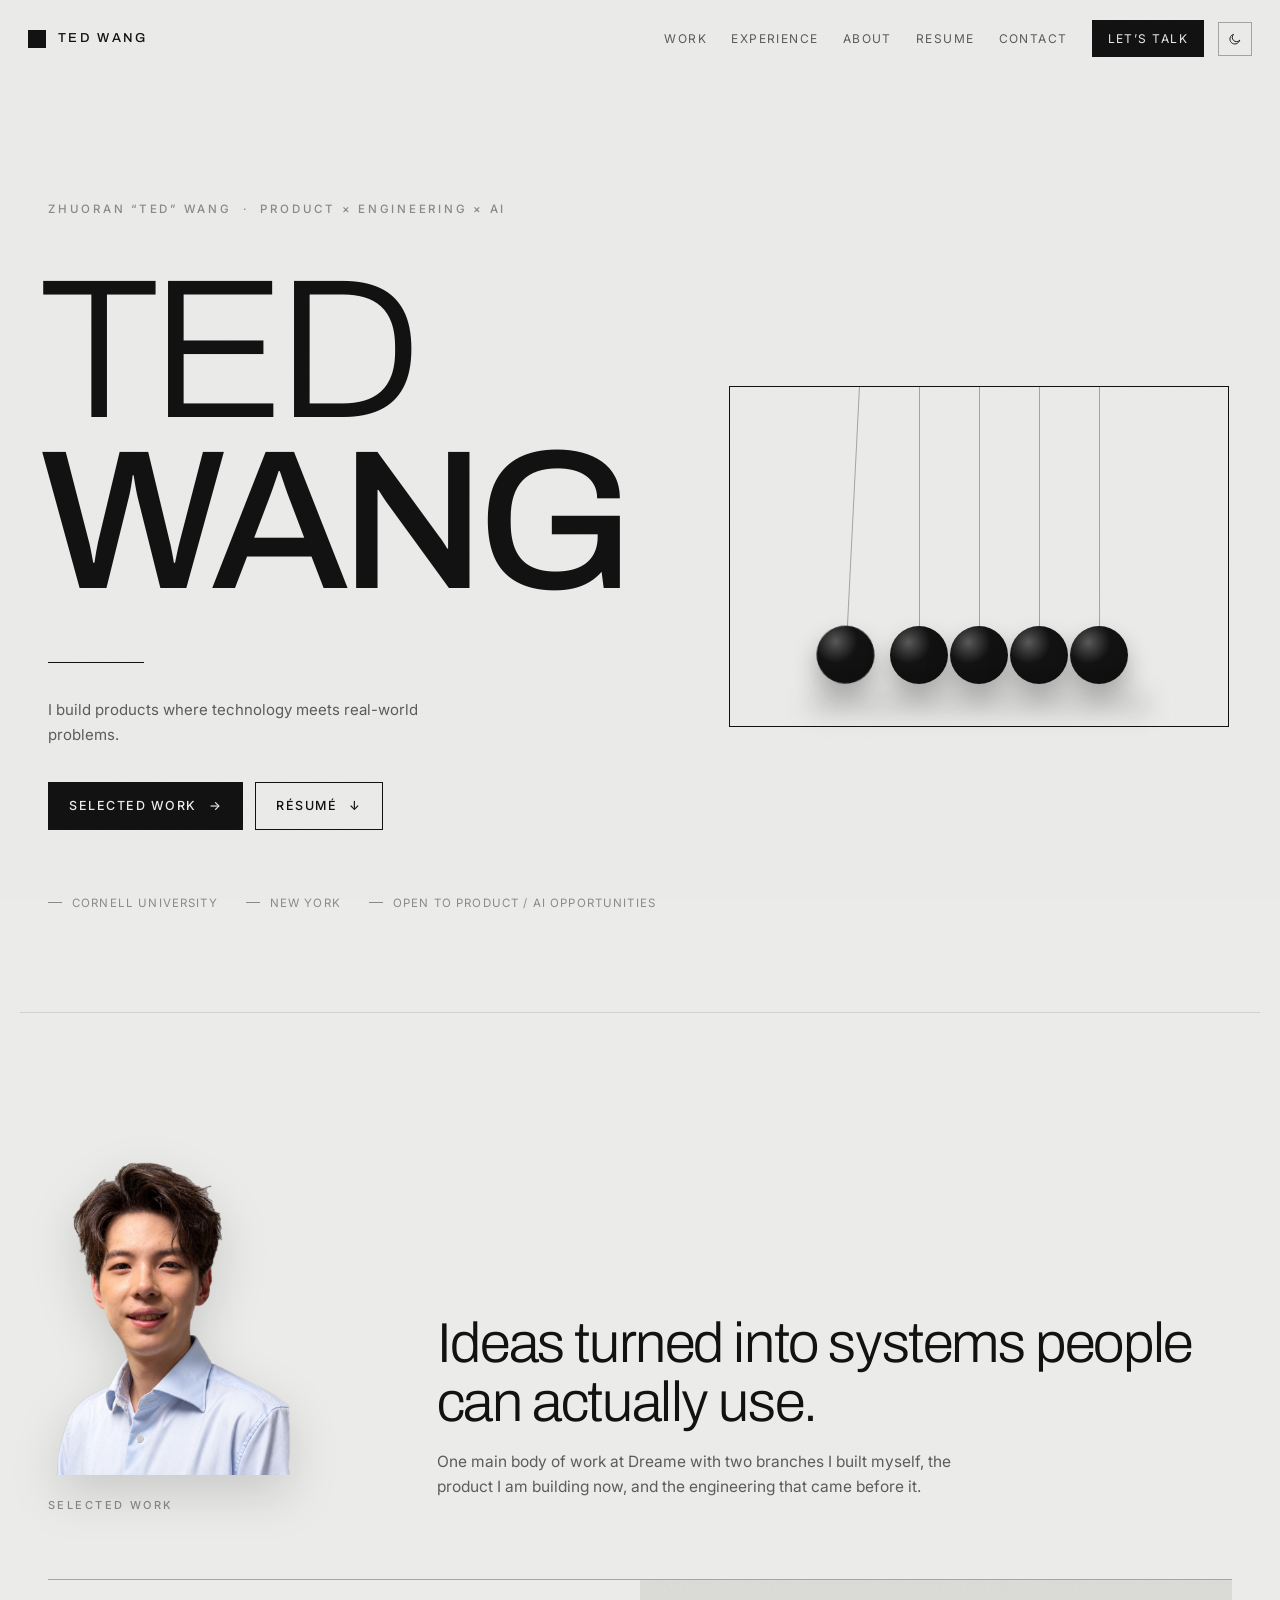
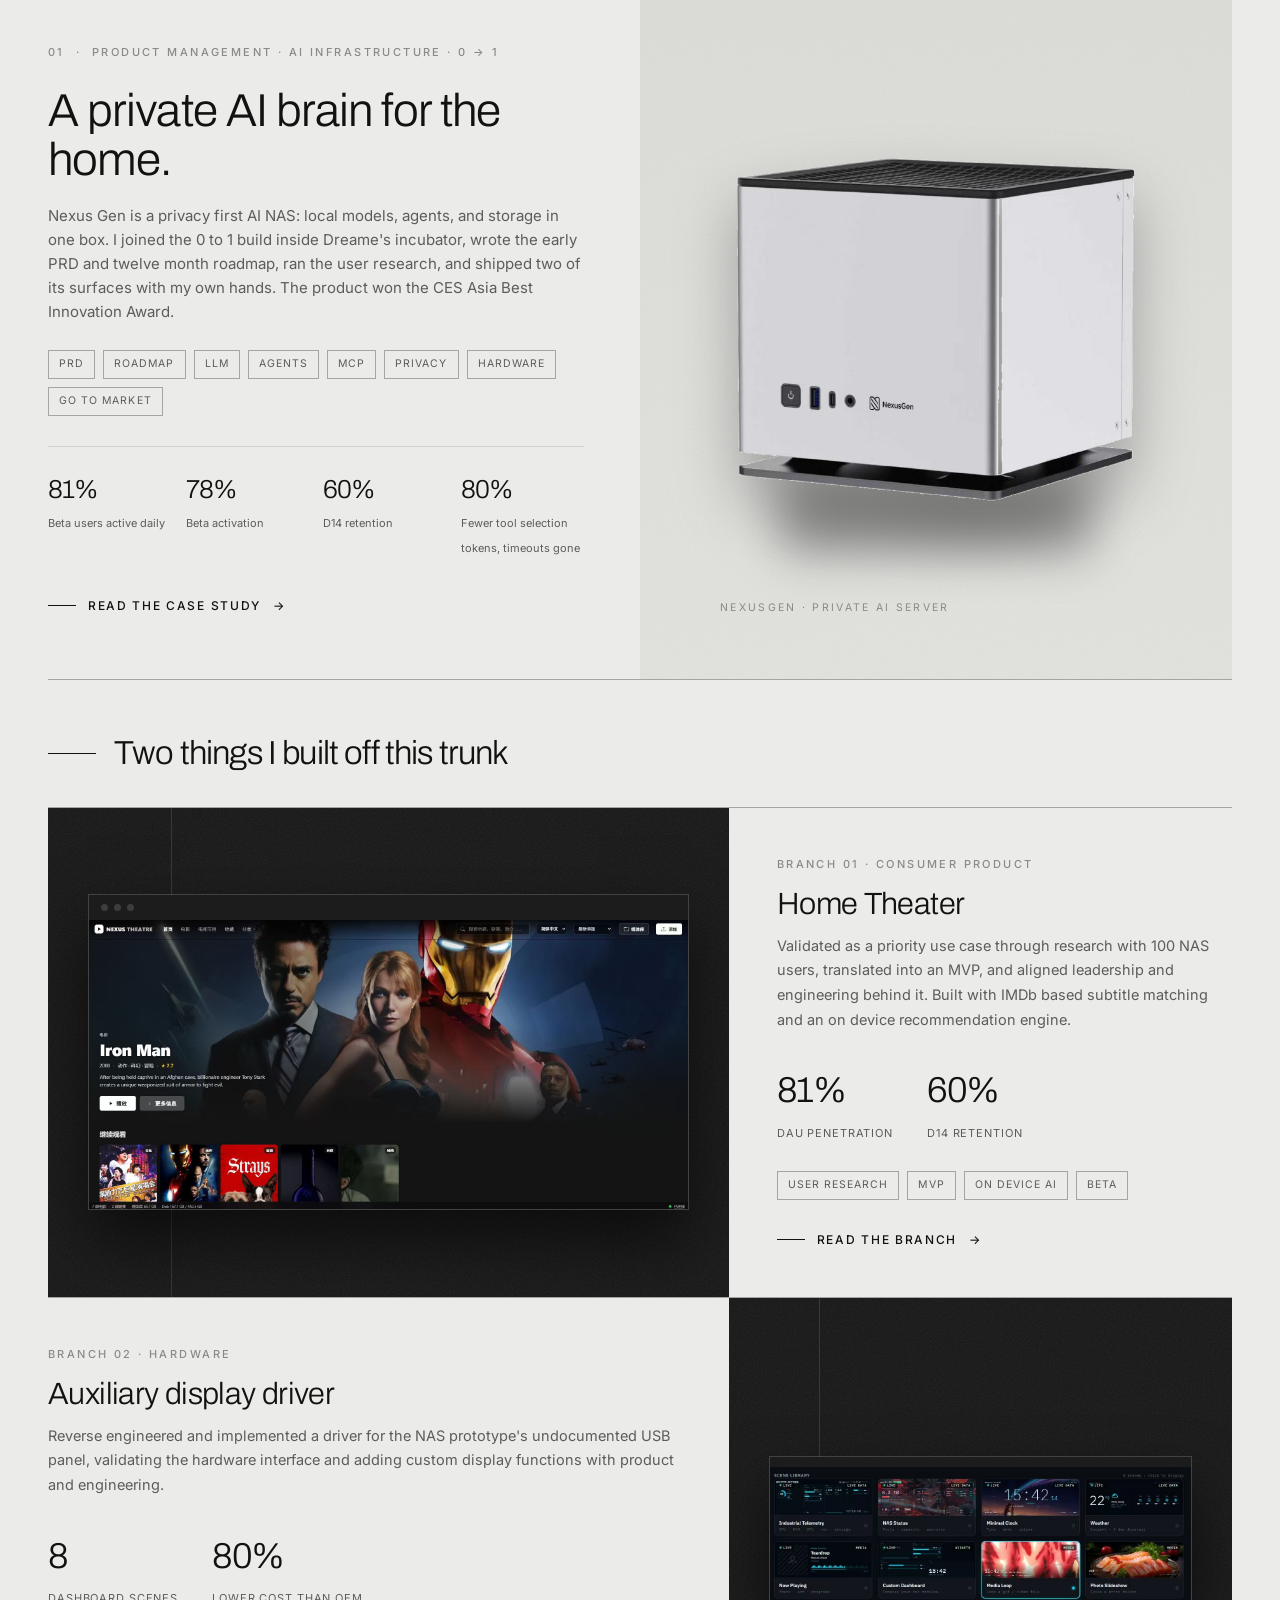
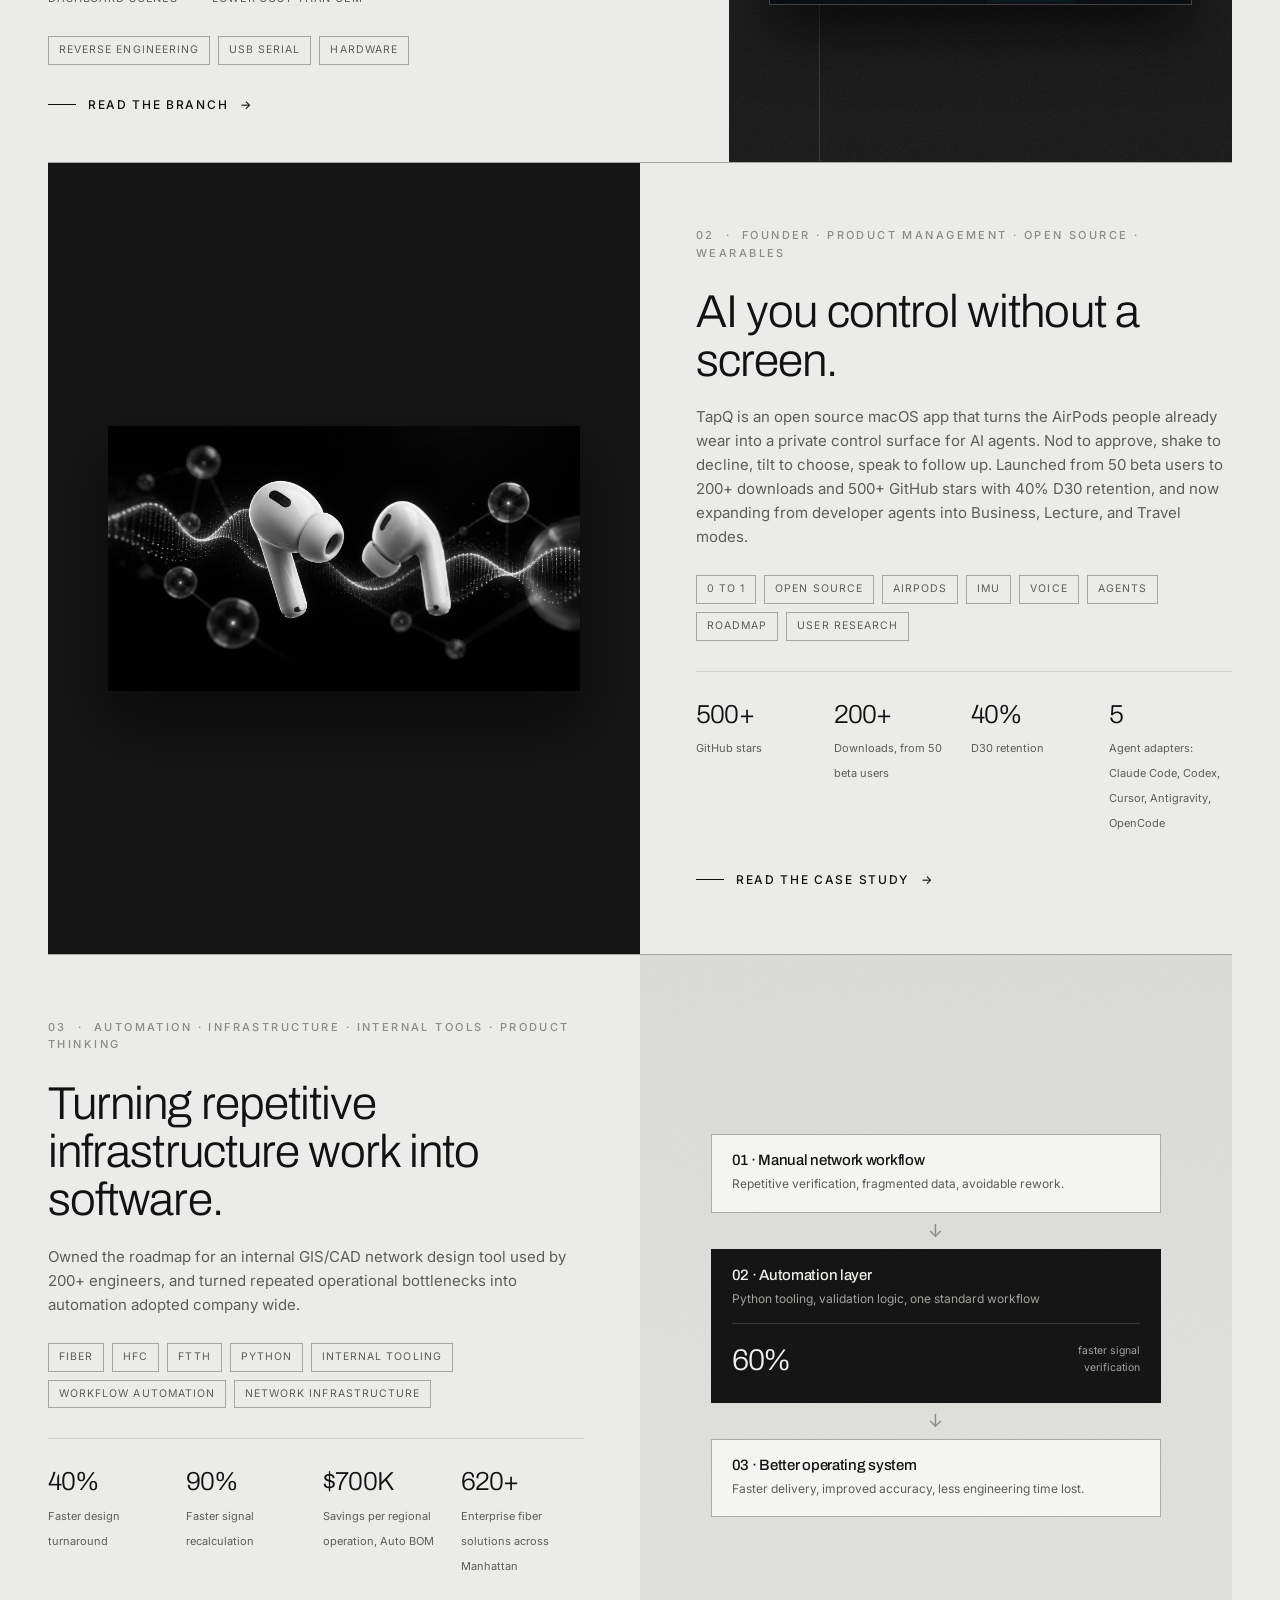
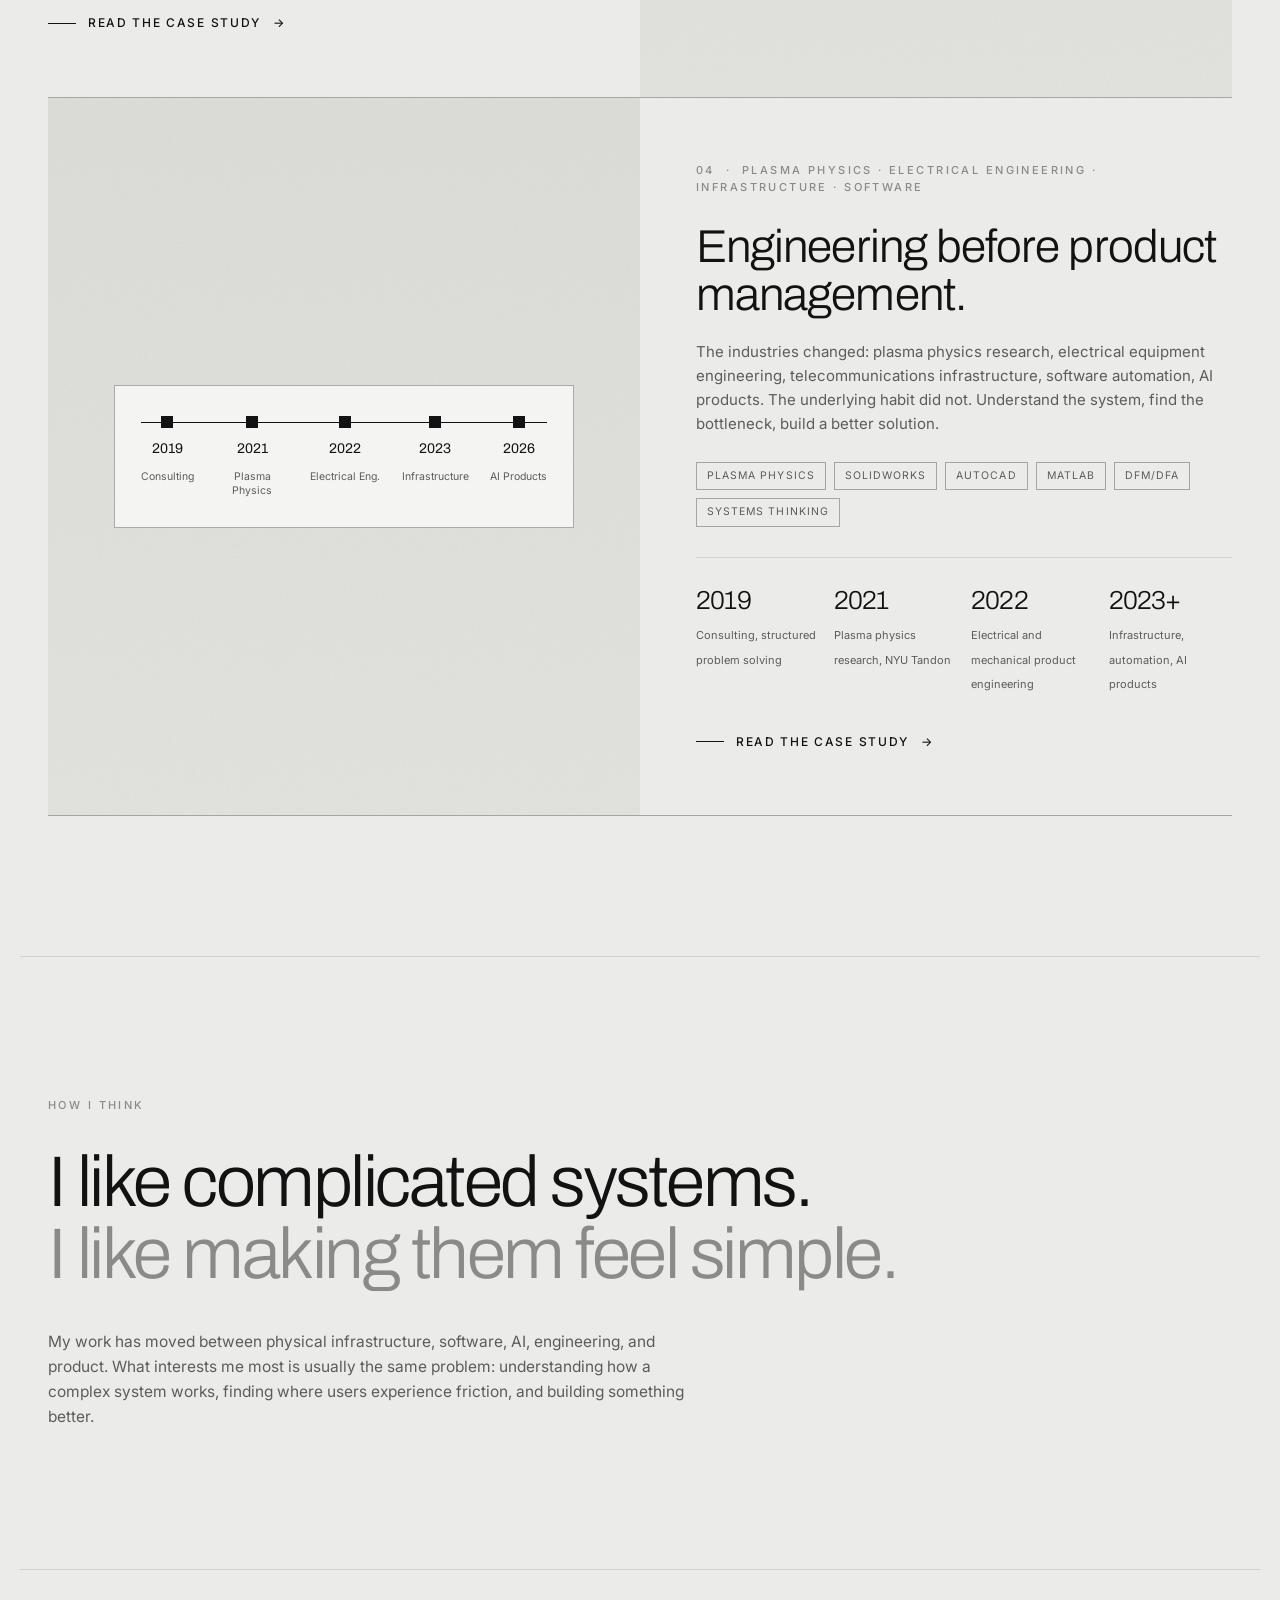
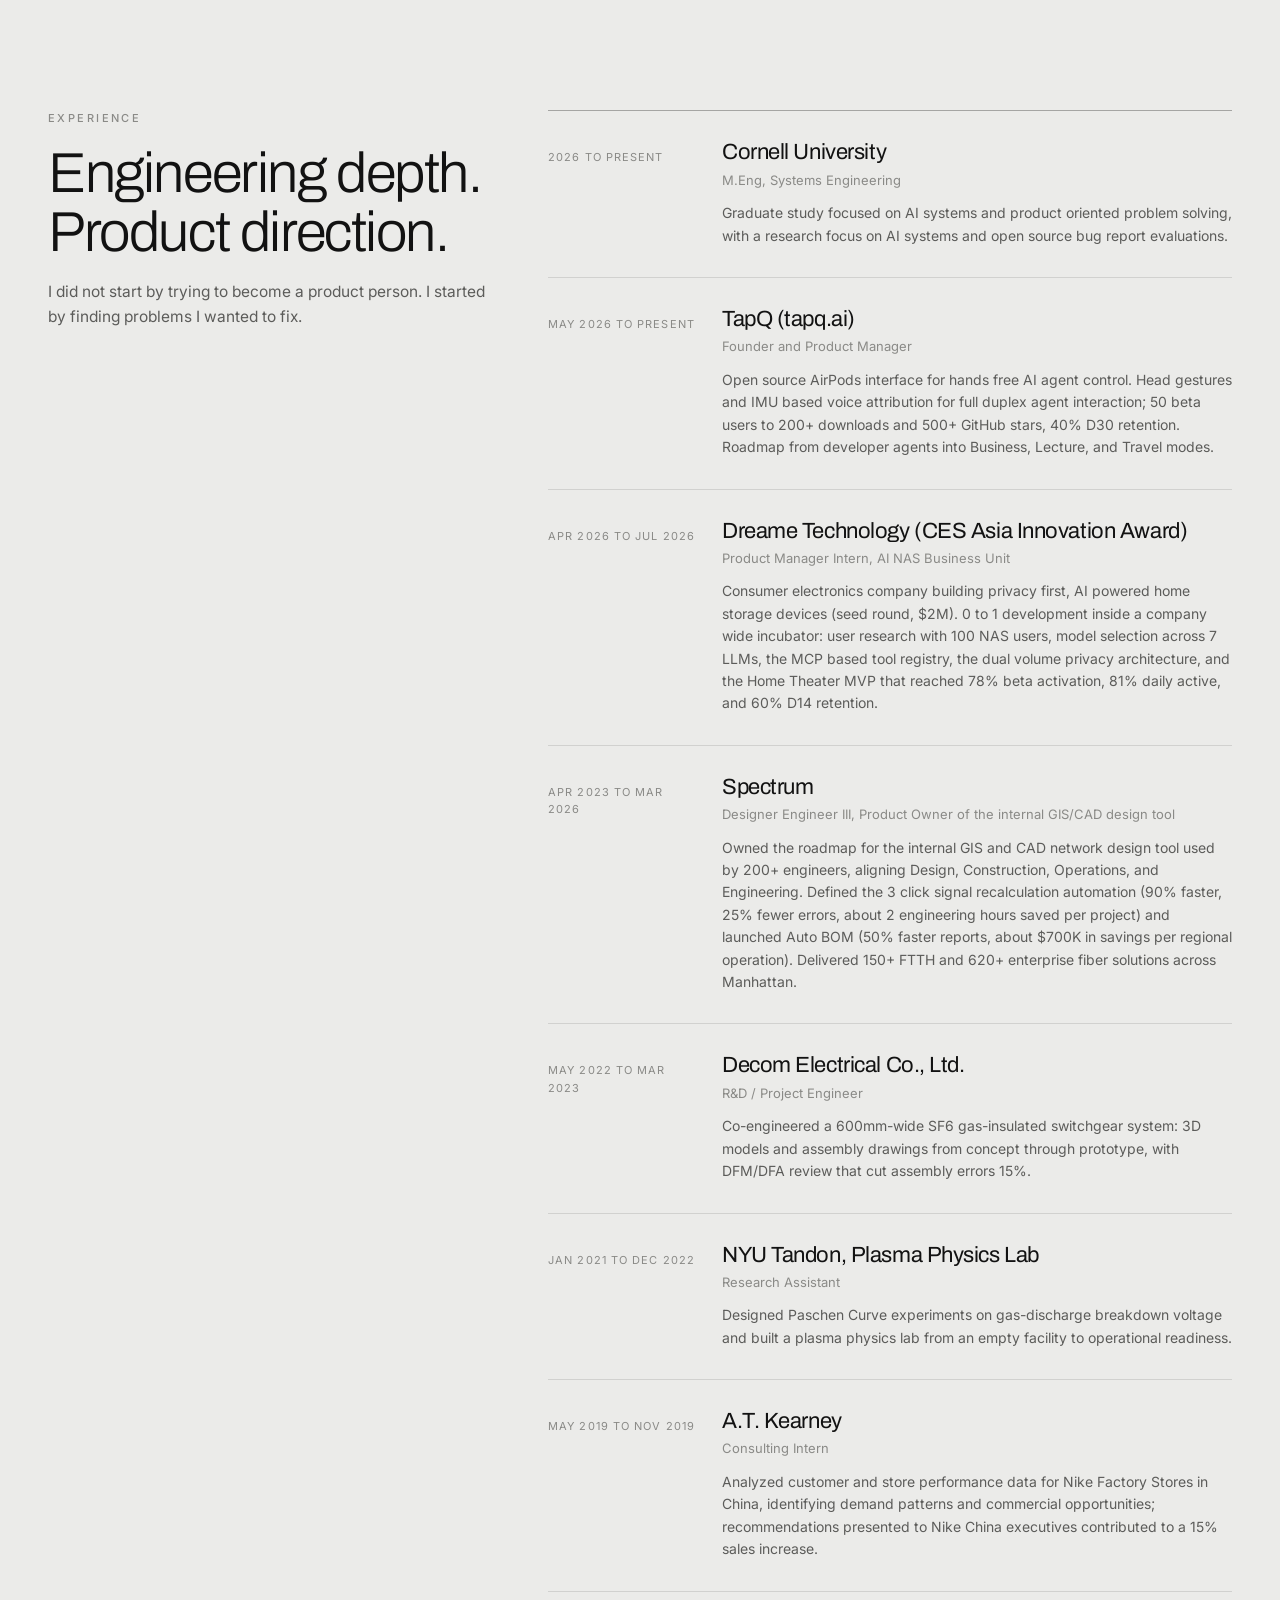
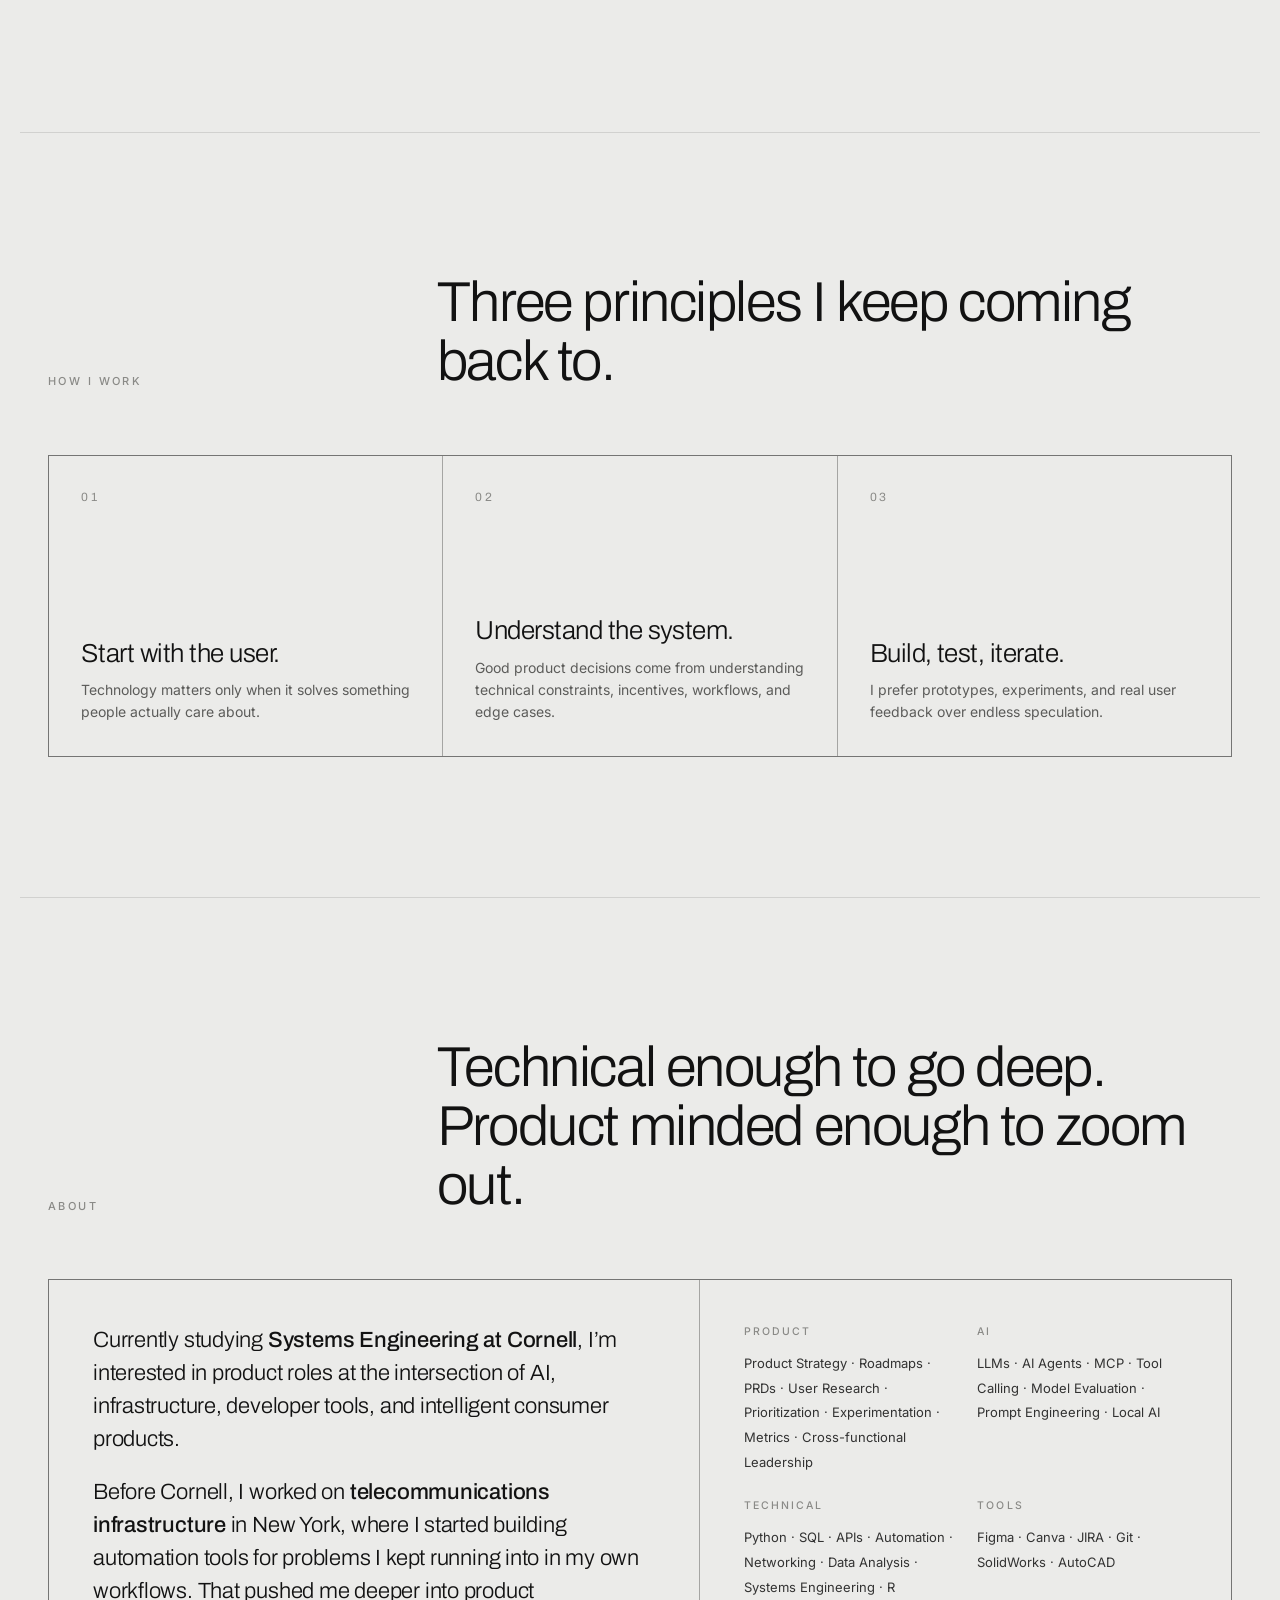
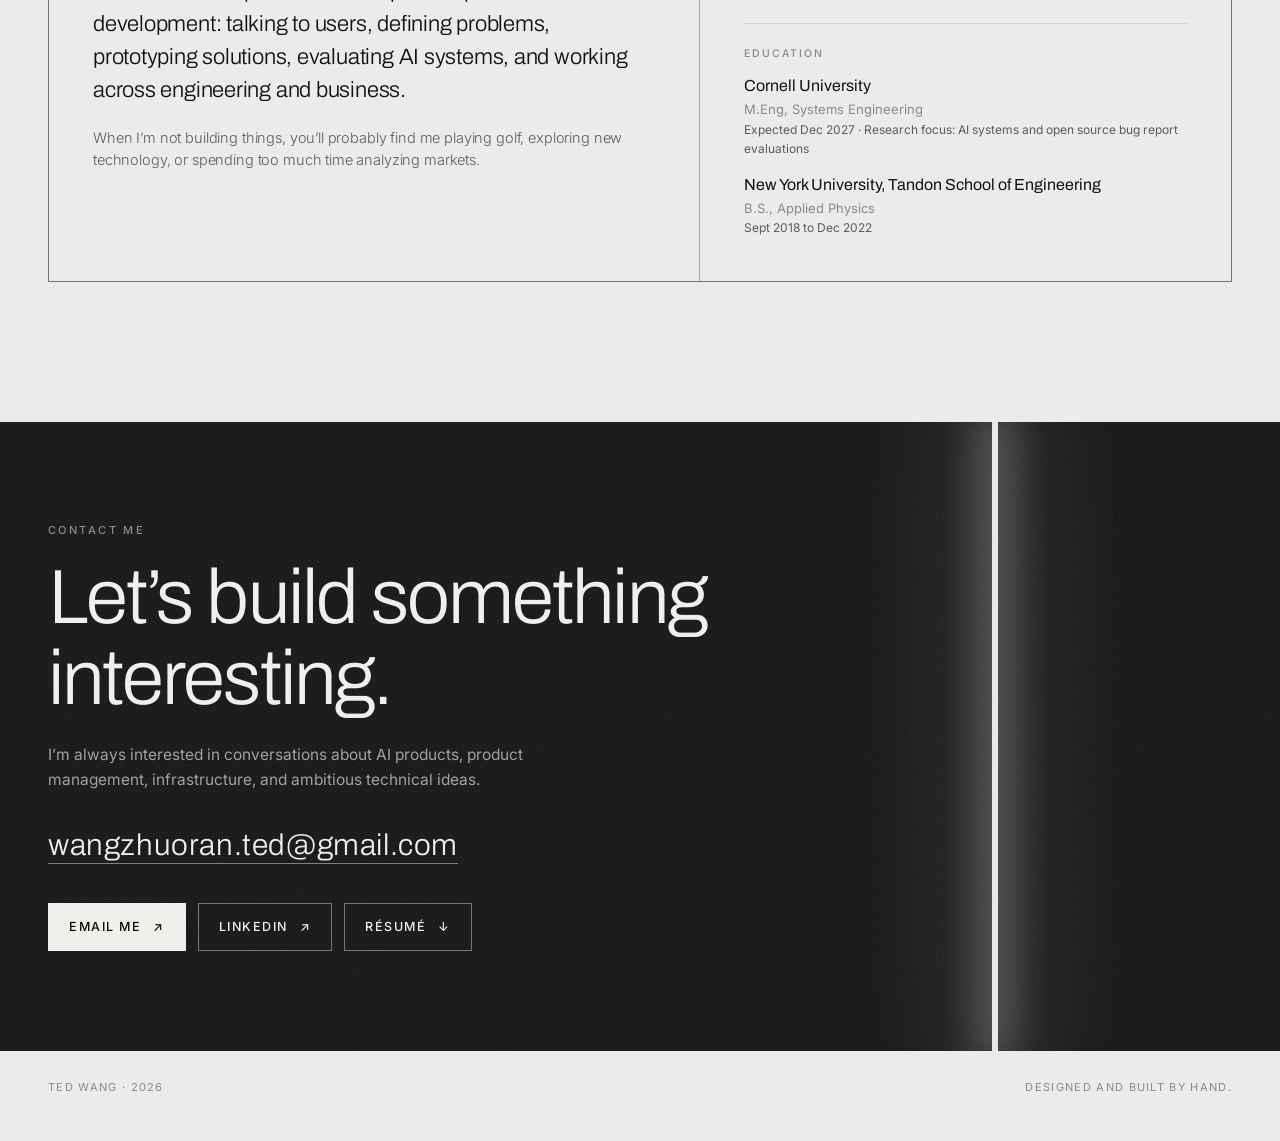
<file: index.html>
<!DOCTYPE html>
<html lang="en">
<head>
  <meta charset="UTF-8" />
  <meta name="viewport" content="width=device-width, initial-scale=1.0" />
  <title>Ted Wang · Product × Engineering × AI</title>
  <meta name="description" content="Ted Wang, product minded engineer and Cornell Systems Engineering graduate student working across AI products, infrastructure, and emerging technology." />
  <link rel="canonical" href="https://tedwang.dev/" />
  <link rel="icon" href="favicon.svg" type="image/svg+xml" />
  <meta name="theme-color" content="#ebebe9" />
  <meta property="og:type" content="website" />
  <meta property="og:title" content="Ted Wang · Product × Engineering × AI" />
  <meta property="og:description" content="Ted Wang, product minded engineer and Cornell Systems Engineering graduate student working across AI products, infrastructure, and emerging technology." />
  <meta property="og:url" content="https://tedwang.dev/" />
  <meta property="og:site_name" content="Ted Wang" />
  <meta property="og:image" content="https://tedwang.dev/og.png" />
  <meta name="twitter:card" content="summary_large_image" />
  <meta name="twitter:title" content="Ted Wang · Product × Engineering × AI" />
  <meta name="twitter:description" content="Ted Wang, product minded engineer and Cornell Systems Engineering graduate student working across AI products, infrastructure, and emerging technology." />
  <meta name="twitter:image" content="https://tedwang.dev/og.png" />
  <link rel="preconnect" href="https://fonts.googleapis.com" />
  <link rel="preconnect" href="https://fonts.gstatic.com" crossorigin />
  <link rel="stylesheet" href="https://fonts.googleapis.com/css2?family=Archivo:wght@300;400;500;600&family=Inter:wght@400;500;600&display=swap" />
  <link rel="stylesheet" href="assets/styles.css?v=mttov2c1" />
  <script>
    (function () {
      try {
        var t = localStorage.getItem("theme");
        if (t === "dark" || t === "light") document.documentElement.setAttribute("data-theme", t);
      } catch (e) {}
    })();
  </script>
</head>
<body>
  <div class="grain"></div>
  
  <a class="skip-link" href="#main">Skip to content</a>
  <div class="nav-wrap">
    <nav id="nav">
      <a href="#top" class="brand"><span class="brand-mark"></span> Ted Wang</a>
      <div class="nav-links">
        <a href="#work">Work</a>
        <a href="#experience">Experience</a>
        <a href="#about">About</a>
        <a href="resume.pdf">Resume</a>
        <a href="#contact">Contact</a>
        <a href="#contact" class="nav-cta">Let&rsquo;s talk</a>
        
        <button class="theme-toggle" id="theme-toggle" type="button" aria-label="Toggle dark mode">
          <svg class="icon-moon" viewBox="0 0 24 24" fill="none" stroke="currentColor" stroke-width="1.6"><path d="M20 14.5A8.5 8.5 0 1 1 9.5 4a7 7 0 0 0 10.5 10.5Z" stroke-linecap="round" stroke-linejoin="round"/></svg>
          <svg class="icon-sun" viewBox="0 0 24 24" fill="none" stroke="currentColor" stroke-width="1.6"><circle cx="12" cy="12" r="4.2"/><path d="M12 2.5v2.2M12 19.3v2.2M4.2 4.2l1.6 1.6M18.2 18.2l1.6 1.6M2.5 12h2.2M19.3 12h2.2M4.2 19.8l1.6-1.6M18.2 5.8l1.6-1.6" stroke-linecap="round"/></svg>
        </button>
      </div>
    </nav>
  </div>
  <main id="main">

    <section class="hero" id="top">
      <div class="hero-inner reveal">
        <div class="hero-kicker">Zhuoran “Ted” Wang &nbsp;·&nbsp; Product × Engineering × AI</div>
        <h1 class="hero-name"><span>Ted</span><span>Wang</span></h1>
        <div class="hero-rule"></div>
        <p class="hero-tag">I build products where technology meets real-world problems.</p>
        <div class="hero-actions">
          <a class="btn primary" href="#work">Selected work <span class="arrow">→</span></a>
          <a class="btn" href="resume.pdf">Résumé <span class="arrow">↓</span></a>
        </div>
        <div class="hero-meta">
          <span>Cornell University</span>
          <span>New York</span>
          <span>Open to Product / AI opportunities</span>
        </div>
      </div>
      <div class="hero-art reveal" aria-hidden="true">
        <div class="cradle">
          <div class="cradle-frame"></div>
          <div class="cradle-row">
            <div class="pend p1"><i></i><b></b></div>
            <div class="pend p2"><i></i><b></b></div>
            <div class="pend p3"><i></i><b></b></div>
            <div class="pend p4"><i></i><b></b></div>
            <div class="pend p5"><i></i><b></b></div>
          </div>
          <div class="cradle-floor"></div>
        </div>
      </div>
    </section>

    <section class="section" id="work">
      <div class="section-head reveal">
        <div class="portrait-col">
          <figure class="portrait">
            <img src="assets/img/ted-wang.png" alt="Ted Wang" loading="lazy" />
          </figure>
          <div class="section-kicker">Selected work</div>
        </div>
        <div>
          <h2>Ideas turned into systems people can actually use.</h2>
          <p class="section-sub">One main body of work at Dreame with two branches I built myself, the product I am building now, and the engineering that came before it.</p>
        </div>
      </div>
      <div class="projects">

        <article class="project reveal trunk">
          <div class="project-copy">
            <div>
              <div class="project-num">01 &nbsp;·&nbsp; Product Management · AI Infrastructure · 0 → 1</div>
              <h3>A private AI brain for the home.</h3>
              <p>Nexus Gen is a privacy first AI NAS: local models, agents, and storage in one box. I joined the 0 to 1 build inside Dreame's incubator, wrote the early PRD and twelve month roadmap, ran the user research, and shipped two of its surfaces with my own hands. The product won the CES Asia Best Innovation Award.</p>
              <div class="tags"><span class="tag">PRD</span><span class="tag">Roadmap</span><span class="tag">LLM</span><span class="tag">Agents</span><span class="tag">MCP</span><span class="tag">Privacy</span><span class="tag">Hardware</span><span class="tag">Go to market</span></div>
              <div class="metrics-inline"><div class="m"><strong>81%</strong><span>Beta users active daily</span></div><div class="m"><strong>78%</strong><span>Beta activation</span></div><div class="m"><strong>60%</strong><span>D14 retention</span></div><div class="m"><strong>80%</strong><span>Fewer tool selection tokens, timeouts gone</span></div></div>
            </div>
            <a class="project-link" href="work/nexus-gen.html">Read the case study <span>→</span></a>
          </div>
          <div class="project-visual">
            
        <div class="product-stage">
          <div class="product-halo"></div>
          <img class="product-shot" src="assets/img/nexusgen-device.png" alt="The NexusGen private AI server: a brushed aluminium cube with a top vent, power button, USB ports, and the NexusGen mark" loading="lazy" />
          <div class="product-caption">NexusGen · private AI server</div>
        </div>
          </div>
        </article>

        <div class="showcase">
          <div class="sc-head reveal"><span class="sc-node"></span><h2>Two things I built off this trunk</h2></div>
          <div class="showcase-list">
          <a class="showcase-card reveal" href="work/home-theater.html" data-tilt>
            <div class="sc-media">
              <div class="sc-frame"><div class="frame-bar"><span></span><span></span><span></span></div>
                <div class="sc-img"><img src="assets/img/home-theater-hero.jpg" alt="" loading="lazy" /></div>
              </div>
              <div class="sc-sheen"></div>
            </div>
            <div class="sc-copy">
              <div class="branch-label">Branch 01 · Consumer product</div>
              <h3>Home Theater</h3>
              <p>Validated as a priority use case through research with 100 NAS users, translated into an MVP, and aligned leadership and engineering behind it. Built with IMDb based subtitle matching and an on device recommendation engine.</p>
              <div class="sc-stats"><div class="sc-stat"><strong>81%</strong><span>DAU penetration</span></div><div class="sc-stat"><strong>60%</strong><span>D14 retention</span></div></div>
              <div class="tags"><span class="tag">User research</span><span class="tag">MVP</span><span class="tag">On device AI</span><span class="tag">Beta</span></div>
              <span class="sc-go">Read the branch <i>→</i></span>
            </div>
          </a>

          <a class="showcase-card reveal flip" href="work/vitrine-display.html" data-tilt>
            <div class="sc-media">
              <div class="sc-frame"><div class="frame-bar panel"></div>
                <div class="sc-img"><img src="assets/img/vitrine-scene-library.jpg" alt="" loading="lazy" /></div>
              </div>
              <div class="sc-sheen"></div>
            </div>
            <div class="sc-copy">
              <div class="branch-label">Branch 02 · Hardware</div>
              <h3>Auxiliary display driver</h3>
              <p>Reverse engineered and implemented a driver for the NAS prototype's undocumented USB panel, validating the hardware interface and adding custom display functions with product and engineering.</p>
              <div class="sc-stats"><div class="sc-stat"><strong>8</strong><span>Dashboard scenes</span></div><div class="sc-stat"><strong>80%</strong><span>Lower cost than OEM</span></div></div>
              <div class="tags"><span class="tag">Reverse engineering</span><span class="tag">USB serial</span><span class="tag">Hardware</span></div>
              <span class="sc-go">Read the branch <i>→</i></span>
            </div>
          </a>
          </div>
        </div>

        <article class="project reveal reverse">
          <div class="project-copy">
            <div>
              <div class="project-num">02 &nbsp;·&nbsp; Founder · Product Management · Open Source · Wearables</div>
              <h3>AI you control without a screen.</h3>
              <p>TapQ is an open source macOS app that turns the AirPods people already wear into a private control surface for AI agents. Nod to approve, shake to decline, tilt to choose, speak to follow up. Launched from 50 beta users to 200+ downloads and 500+ GitHub stars with 40% D30 retention, and now expanding from developer agents into Business, Lecture, and Travel modes.</p>
              <div class="tags"><span class="tag">0 to 1</span><span class="tag">Open source</span><span class="tag">AirPods</span><span class="tag">IMU</span><span class="tag">Voice</span><span class="tag">Agents</span><span class="tag">Roadmap</span><span class="tag">User research</span></div>
              <div class="metrics-inline"><div class="m"><strong>500+</strong><span>GitHub stars</span></div><div class="m"><strong>200+</strong><span>Downloads, from 50 beta users</span></div><div class="m"><strong>40%</strong><span>D30 retention</span></div><div class="m"><strong>5</strong><span>Agent adapters: Claude Code, Codex, Cursor, Antigravity, OpenCode</span></div></div>
            </div>
            <a class="project-link" href="work/tapq.html">Read the case study <span>→</span></a>
          </div>
          <div class="project-visual dark">
            
        <div class="media-frame">
          <img src="assets/img/tapq-hero.jpg" alt="Two AirPods floating in front of a dark background with a sound wave behind them" loading="lazy" />
        </div>
          </div>
        </article>


        <article class="project reveal">
          <div class="project-copy">
            <div>
              <div class="project-num">03 &nbsp;·&nbsp; Automation · Infrastructure · Internal Tools · Product Thinking</div>
              <h3>Turning repetitive infrastructure work into software.</h3>
              <p>Owned the roadmap for an internal GIS/CAD network design tool used by 200+ engineers, and turned repeated operational bottlenecks into automation adopted company wide.</p>
              <div class="tags"><span class="tag">Fiber</span><span class="tag">HFC</span><span class="tag">FTTH</span><span class="tag">Python</span><span class="tag">Internal Tooling</span><span class="tag">Workflow Automation</span><span class="tag">Network Infrastructure</span></div>
              <div class="metrics-inline"><div class="m"><strong>40%</strong><span>Faster design turnaround</span></div><div class="m"><strong>90%</strong><span>Faster signal recalculation</span></div><div class="m"><strong>$700K</strong><span>Savings per regional operation, Auto BOM</span></div><div class="m"><strong>620+</strong><span>Enterprise fiber solutions across Manhattan</span></div></div>
            </div>
            <a class="project-link" href="work/spectrum-network-automation.html">Read the case study <span>→</span></a>
          </div>
          <div class="project-visual">
            
        <div class="flow-ui" aria-hidden="true">
          <div class="flow-card"><h4>01 · Manual network workflow</h4><p>Repetitive verification, fragmented data, avoidable rework.</p></div>
          <div class="flow-arrow">↓</div>
          <div class="flow-card highlight">
            <h4>02 · Automation layer</h4>
            <p>Python tooling, validation logic, one standard workflow</p>
            <div class="flow-metric"><strong>60%</strong><span>faster signal verification</span></div>
          </div>
          <div class="flow-arrow">↓</div>
          <div class="flow-card"><h4>03 · Better operating system</h4><p>Faster delivery, improved accuracy, less engineering time lost.</p></div>
        </div>
          </div>
        </article>


        <article class="project reveal reverse">
          <div class="project-copy">
            <div>
              <div class="project-num">04 &nbsp;·&nbsp; Plasma Physics · Electrical Engineering · Infrastructure · Software</div>
              <h3>Engineering before product management.</h3>
              <p>The industries changed: plasma physics research, electrical equipment engineering, telecommunications infrastructure, software automation, AI products. The underlying habit did not. Understand the system, find the bottleneck, build a better solution.</p>
              <div class="tags"><span class="tag">Plasma Physics</span><span class="tag">SOLIDWORKS</span><span class="tag">AutoCAD</span><span class="tag">MATLAB</span><span class="tag">DFM/DFA</span><span class="tag">Systems Thinking</span></div>
              <div class="metrics-inline"><div class="m"><strong>2019</strong><span>Consulting, structured problem solving</span></div><div class="m"><strong>2021</strong><span>Plasma physics research, NYU Tandon</span></div><div class="m"><strong>2022</strong><span>Electrical and mechanical product engineering</span></div><div class="m"><strong>2023+</strong><span>Infrastructure, automation, AI products</span></div></div>
            </div>
            <a class="project-link" href="work/engineering-foundations.html">Read the case study <span>→</span></a>
          </div>
          <div class="project-visual">
            
        <div class="timeline-visual" aria-hidden="true">
          <div class="track">
            
            <div class="era">
              <span class="dot"></span>
              <span class="yr">2019</span>
              <span class="lbl">Consulting</span>
            </div>
            <div class="era">
              <span class="dot"></span>
              <span class="yr">2021</span>
              <span class="lbl">Plasma Physics</span>
            </div>
            <div class="era">
              <span class="dot"></span>
              <span class="yr">2022</span>
              <span class="lbl">Electrical Eng.</span>
            </div>
            <div class="era">
              <span class="dot"></span>
              <span class="yr">2023</span>
              <span class="lbl">Infrastructure</span>
            </div>
            <div class="era">
              <span class="dot"></span>
              <span class="yr">2026</span>
              <span class="lbl">AI Products</span>
            </div>
          </div>
        </div>
          </div>
        </article>

      </div>
    </section>

    <section class="philosophy reveal">
      <div class="section-kicker">How I think</div>
      <blockquote>I like complicated systems.<br><span>I like making them feel simple.</span></blockquote>
      <p>My work has moved between physical infrastructure, software, AI, engineering, and product. What interests me most is usually the same problem: understanding how a complex system works, finding where users experience friction, and building something better.</p>
    </section>

    <section class="section" id="experience">
      <div class="experience-grid">
        <div class="sticky-title reveal">
          <div class="section-kicker">Experience</div>
          <h2>Engineering depth.<br>Product direction.</h2>
          <p class="section-sub">I did not start by trying to become a product person. I started by finding problems I wanted to fix.</p>
        </div>
        <div class="timeline">
          <div class="role reveal">
            <div class="year">2026 to Present</div>
            <div>
              <h4>Cornell University</h4>
              <div class="where">M.Eng, Systems Engineering</div>
              <p>Graduate study focused on AI systems and product oriented problem solving, with a research focus on AI systems and open source bug report evaluations.</p>
            </div>
          </div>
          <div class="role reveal">
            <div class="year">May 2026 to Present</div>
            <div>
              <h4>TapQ (tapq.ai)</h4>
              <div class="where">Founder and Product Manager</div>
              <p>Open source AirPods interface for hands free AI agent control. Head gestures and IMU based voice attribution for full duplex agent interaction; 50 beta users to 200+ downloads and 500+ GitHub stars, 40% D30 retention. Roadmap from developer agents into Business, Lecture, and Travel modes.</p>
            </div>
          </div>
          <div class="role reveal">
            <div class="year">Apr 2026 to Jul 2026</div>
            <div>
              <h4>Dreame Technology (CES Asia Innovation Award)</h4>
              <div class="where">Product Manager Intern, AI NAS Business Unit</div>
              <p>Consumer electronics company building privacy first, AI powered home storage devices (seed round, $2M). 0 to 1 development inside a company wide incubator: user research with 100 NAS users, model selection across 7 LLMs, the MCP based tool registry, the dual volume privacy architecture, and the Home Theater MVP that reached 78% beta activation, 81% daily active, and 60% D14 retention.</p>
            </div>
          </div>
          <div class="role reveal">
            <div class="year">Apr 2023 to Mar 2026</div>
            <div>
              <h4>Spectrum</h4>
              <div class="where">Designer Engineer III, Product Owner of the internal GIS/CAD design tool</div>
              <p>Owned the roadmap for the internal GIS and CAD network design tool used by 200+ engineers, aligning Design, Construction, Operations, and Engineering. Defined the 3 click signal recalculation automation (90% faster, 25% fewer errors, about 2 engineering hours saved per project) and launched Auto BOM (50% faster reports, about $700K in savings per regional operation). Delivered 150+ FTTH and 620+ enterprise fiber solutions across Manhattan.</p>
            </div>
          </div>
          <div class="role reveal">
            <div class="year">May 2022 to Mar 2023</div>
            <div>
              <h4>Decom Electrical Co., Ltd.</h4>
              <div class="where">R&D / Project Engineer</div>
              <p>Co-engineered a 600mm-wide SF6 gas-insulated switchgear system: 3D models and assembly drawings from concept through prototype, with DFM/DFA review that cut assembly errors 15%.</p>
            </div>
          </div>
          <div class="role reveal">
            <div class="year">Jan 2021 to Dec 2022</div>
            <div>
              <h4>NYU Tandon, Plasma Physics Lab</h4>
              <div class="where">Research Assistant</div>
              <p>Designed Paschen Curve experiments on gas-discharge breakdown voltage and built a plasma physics lab from an empty facility to operational readiness.</p>
            </div>
          </div>
          <div class="role reveal">
            <div class="year">May 2019 to Nov 2019</div>
            <div>
              <h4>A.T. Kearney</h4>
              <div class="where">Consulting Intern</div>
              <p>Analyzed customer and store performance data for Nike Factory Stores in China, identifying demand patterns and commercial opportunities; recommendations presented to Nike China executives contributed to a 15% sales increase.</p>
            </div>
          </div>
        </div>
      </div>
    </section>

    <section class="section">
      <div class="section-head reveal">
        <div class="section-kicker">How I work</div>
        <div><h2>Three principles I keep coming back to.</h2></div>
      </div>
      <div class="principles">
        <div class="principle reveal">
          <div class="idx">01</div>
          <div>
            <h4>Start with the user.</h4>
            <p>Technology matters only when it solves something people actually care about.</p>
          </div>
        </div>
        <div class="principle reveal">
          <div class="idx">02</div>
          <div>
            <h4>Understand the system.</h4>
            <p>Good product decisions come from understanding technical constraints, incentives, workflows, and edge cases.</p>
          </div>
        </div>
        <div class="principle reveal">
          <div class="idx">03</div>
          <div>
            <h4>Build, test, iterate.</h4>
            <p>I prefer prototypes, experiments, and real user feedback over endless speculation.</p>
          </div>
        </div>
      </div>
    </section>

    <section class="section" id="about">
      <div class="section-head reveal">
        <div class="section-kicker">About</div>
        <div><h2>Technical enough to go deep.<br>Product minded enough to zoom out.</h2></div>
      </div>
      <div class="about-wrap">
        <div class="about-card reveal">
          <p>Currently studying <strong>Systems Engineering at Cornell</strong>, I&rsquo;m interested in product roles at the intersection of AI, infrastructure, developer tools, and intelligent consumer products.</p>
          <p>Before Cornell, I worked on <strong>telecommunications infrastructure</strong> in New York, where I started building automation tools for problems I kept running into in my own workflows. That pushed me deeper into product development: talking to users, defining problems, prototyping solutions, evaluating AI systems, and working across engineering and business.</p>
          <p class="fine">When I&rsquo;m not building things, you&rsquo;ll probably find me playing golf, exploring new technology, or spending too much time analyzing markets.</p>
        </div>
        <div class="skills-card reveal">
          <div class="skills-grid">
          <div class="skill-group">
            <h5>Product</h5>
            <p>Product Strategy · Roadmaps · PRDs · User Research · Prioritization · Experimentation · Metrics · Cross-functional Leadership</p>
          </div>
          <div class="skill-group">
            <h5>AI</h5>
            <p>LLMs · AI Agents · MCP · Tool Calling · Model Evaluation · Prompt Engineering · Local AI</p>
          </div>
          <div class="skill-group">
            <h5>Technical</h5>
            <p>Python · SQL · APIs · Automation · Networking · Data Analysis · Systems Engineering · R</p>
          </div>
          <div class="skill-group">
            <h5>Tools</h5>
            <p>Figma · Canva · JIRA · Git · SolidWorks · AutoCAD</p>
          </div>
          </div>
          <div class="edu-block">
            <h5 class="edu-title">Education</h5>
            
          <div class="edu-item">
            <div class="school">Cornell University</div>
            <div class="degree">M.Eng, Systems Engineering</div>
            <div class="note">Expected Dec 2027 · Research focus: AI systems and open source bug report evaluations</div>
          </div>
          <div class="edu-item">
            <div class="school">New York University, Tandon School of Engineering</div>
            <div class="degree">B.S., Applied Physics</div>
            <div class="note">Sept 2018 to Dec 2022</div>
          </div>
          </div>
        </div>
      </div>
    </section>

    <section class="contact reveal" id="contact">
      <div class="section-kicker">Contact me</div>
      <h2>Let&rsquo;s build something interesting.</h2>
      <p>I&rsquo;m always interested in conversations about AI products, product management, infrastructure, and ambitious technical ideas.</p>
      <p class="contact-address"><a href="mailto:wangzhuoran.ted@gmail.com">wangzhuoran.ted@gmail.com</a></p>
      <div class="hero-actions">
        <a class="btn primary" href="mailto:wangzhuoran.ted@gmail.com">Email me <span class="arrow">↗</span></a>
        <a class="btn" href="https://www.linkedin.com/in/ted-wang-zhuoran" target="_blank" rel="noreferrer">LinkedIn <span class="arrow">↗</span></a>
        <a class="btn" href="resume.pdf">Résumé <span class="arrow">↓</span></a>
      </div>
    </section>
  </main>
  
  <footer>
    <span>Ted Wang · 2026</span>
    <span>Designed and built by hand.</span>
  </footer>
  <script src="assets/main.js?v=mttov2c1"></script>
</body>
</html>
</file>
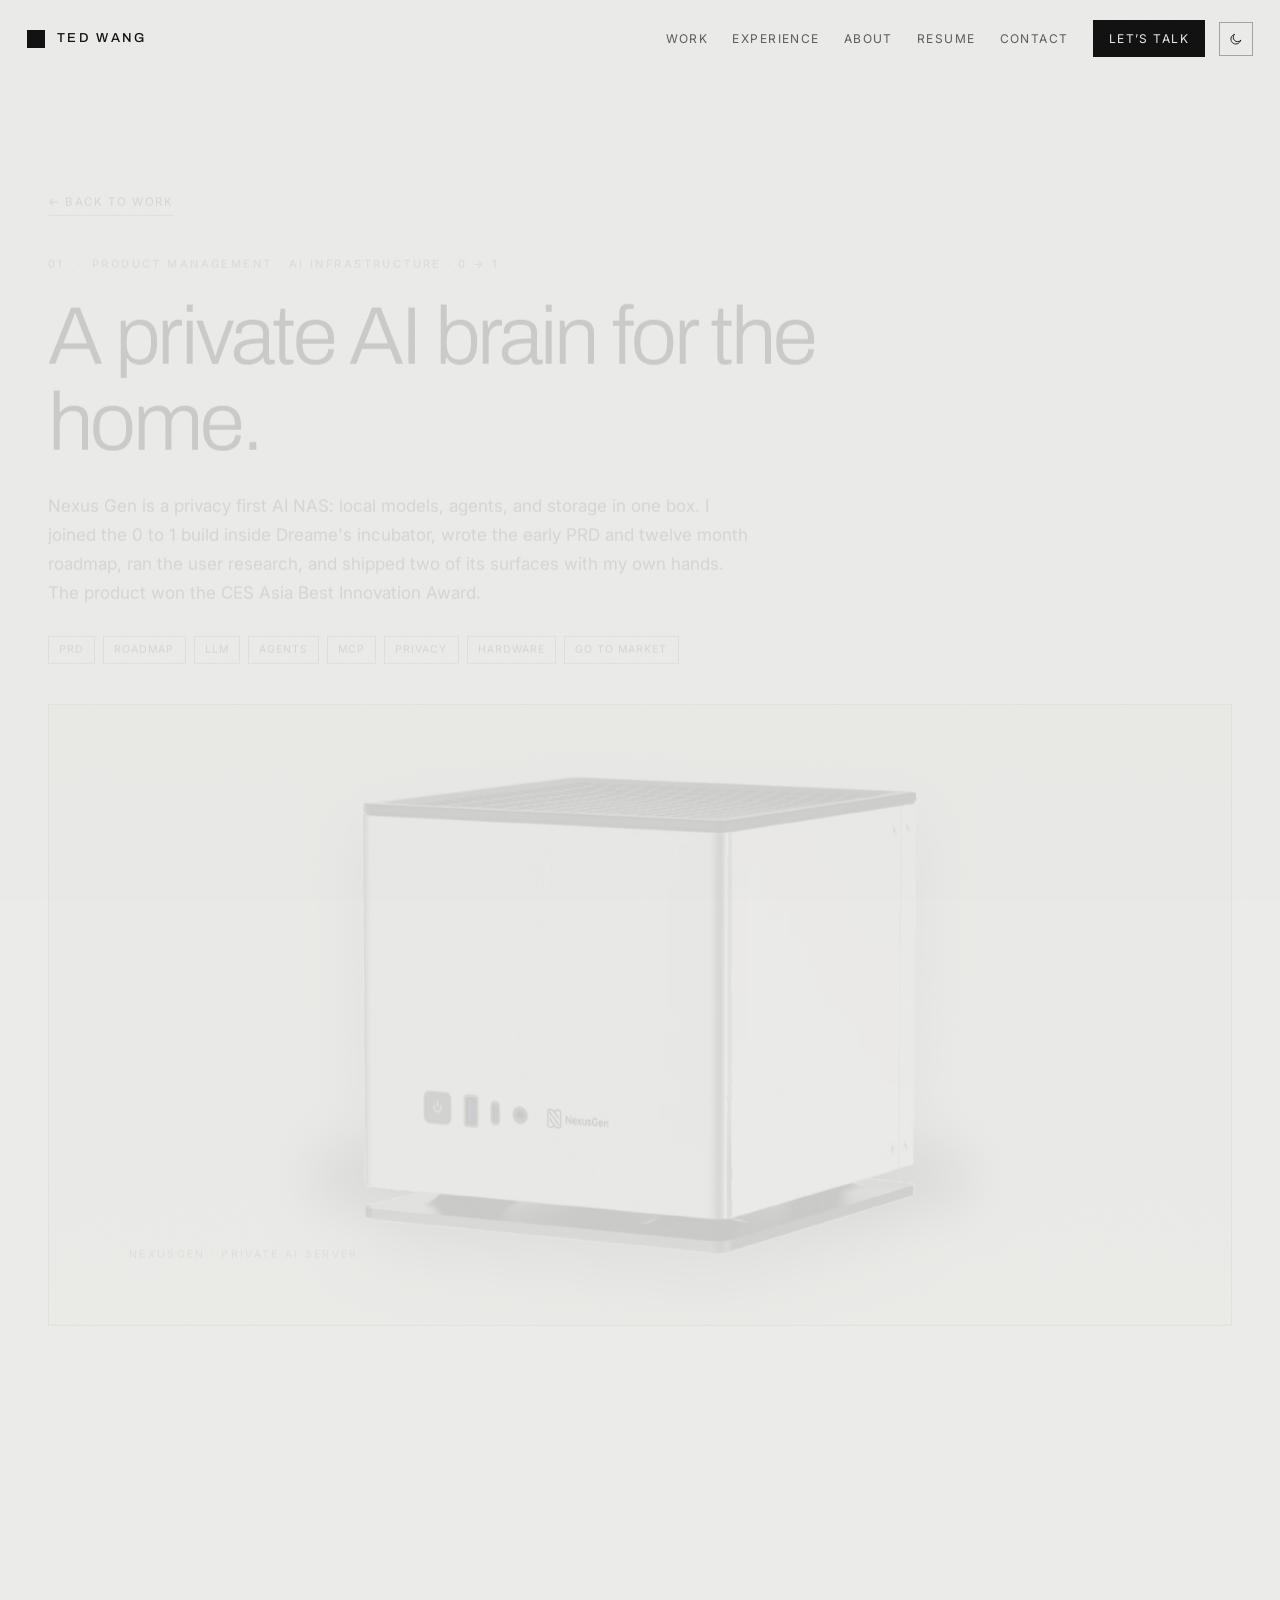
<file: work/ai-nas-home-theater.html>
<!DOCTYPE html><html lang="en"><head><meta charset="UTF-8"><meta http-equiv="refresh" content="0; url=nexus-gen.html"><title>Moved</title></head><body><p>This page moved to <a href="nexus-gen.html">Nexus Gen</a>.</p></body></html>
</file>
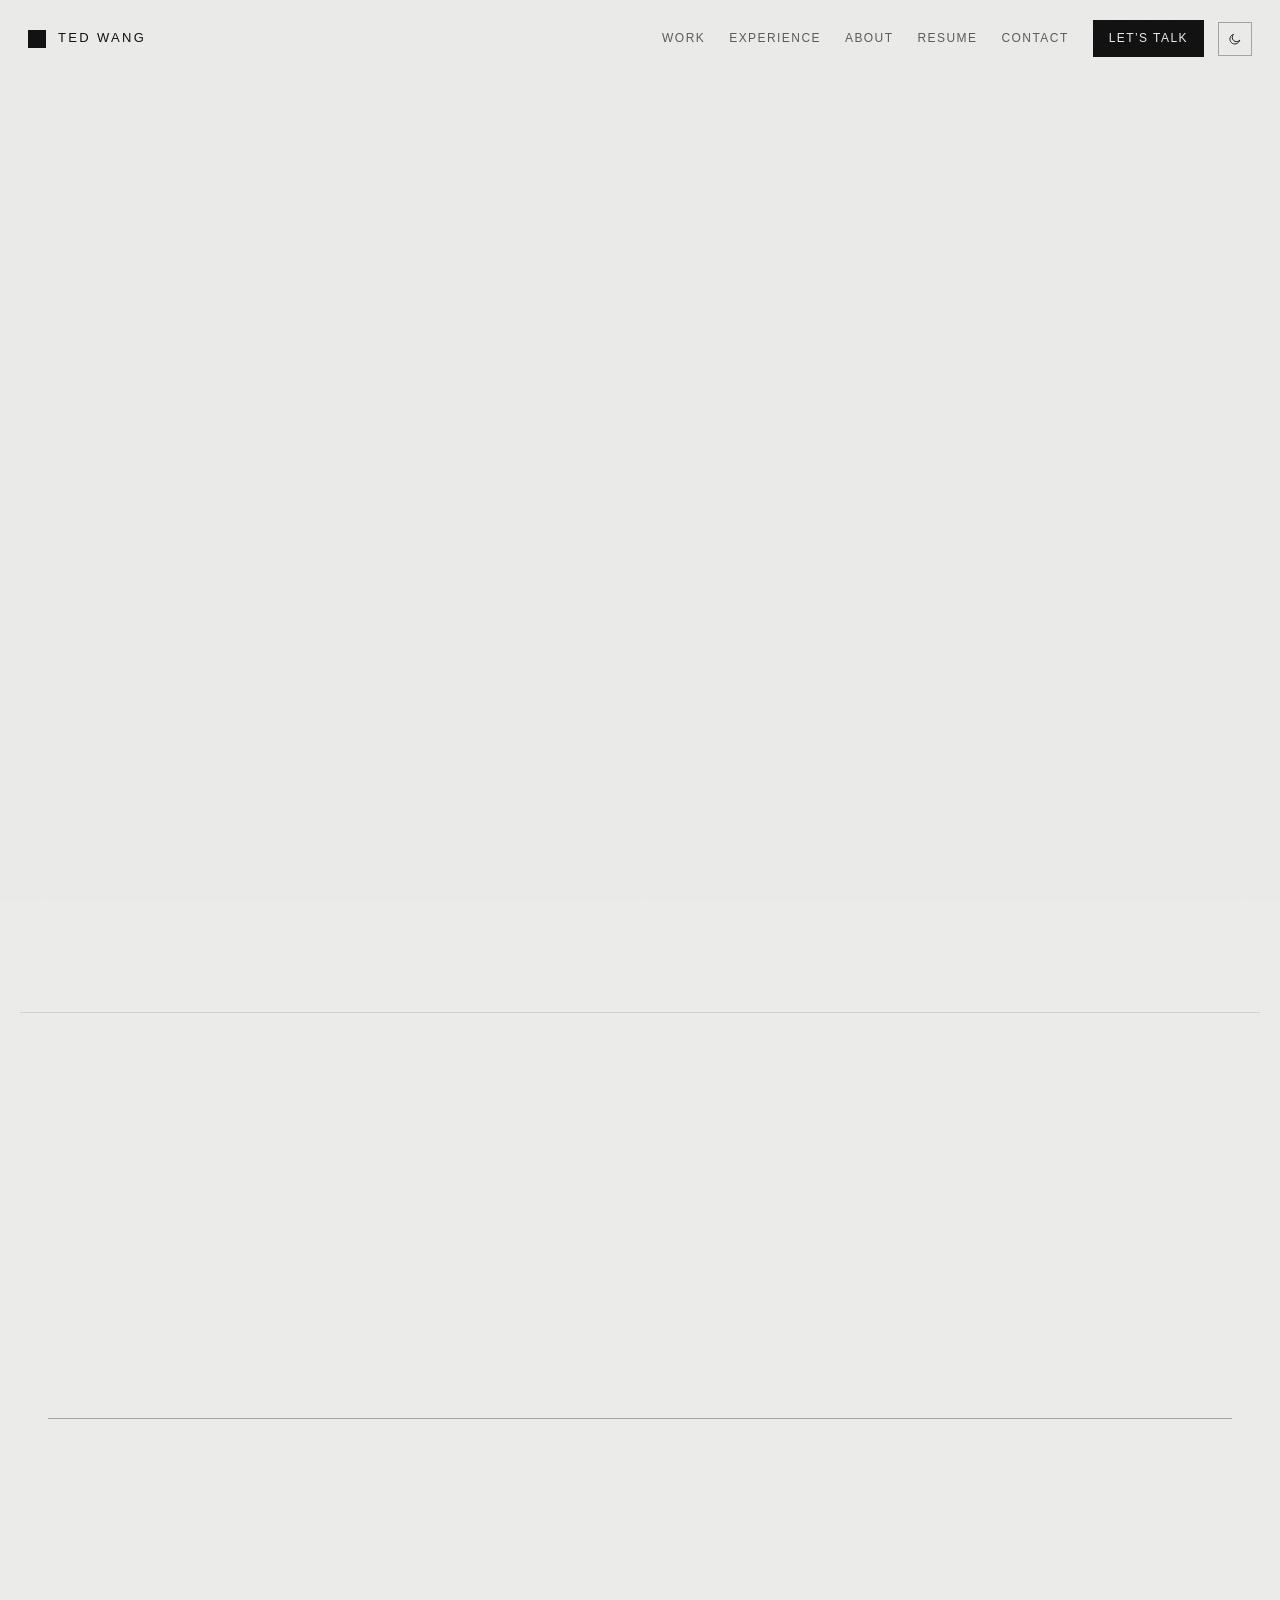
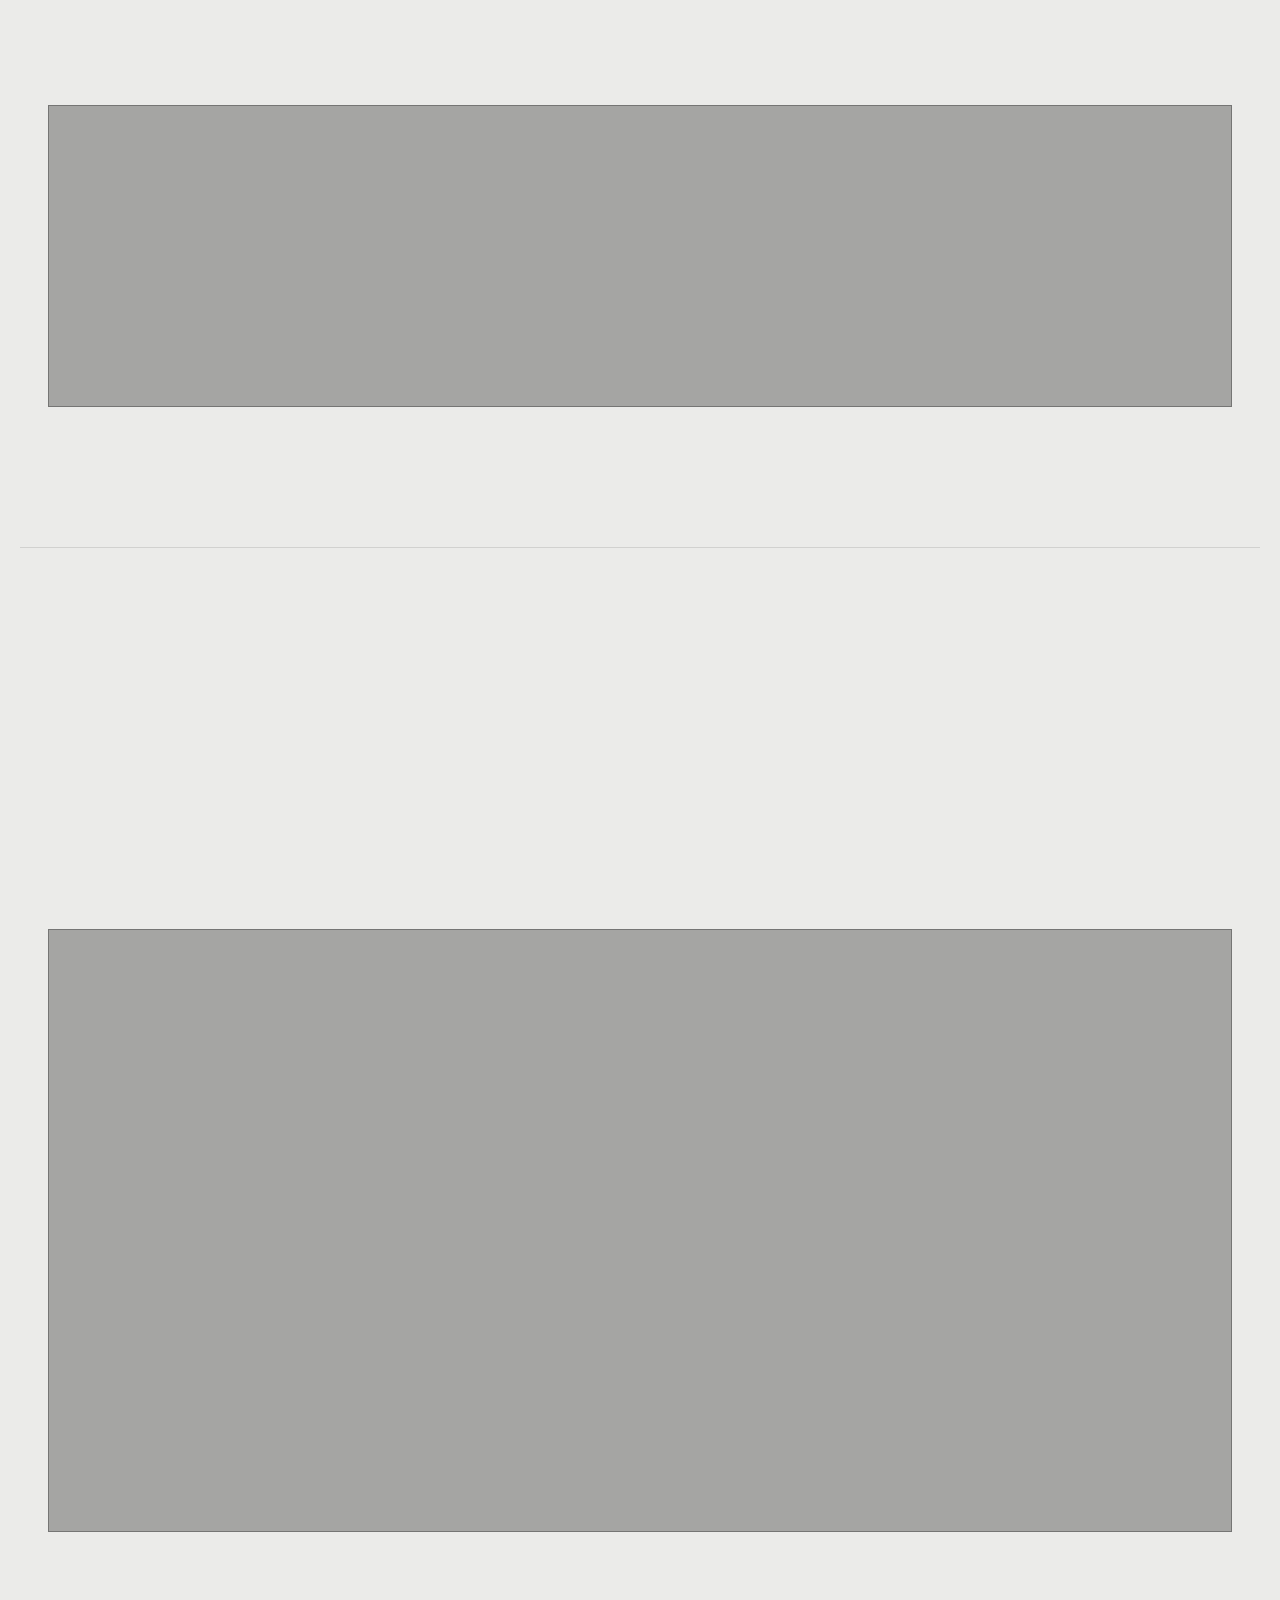
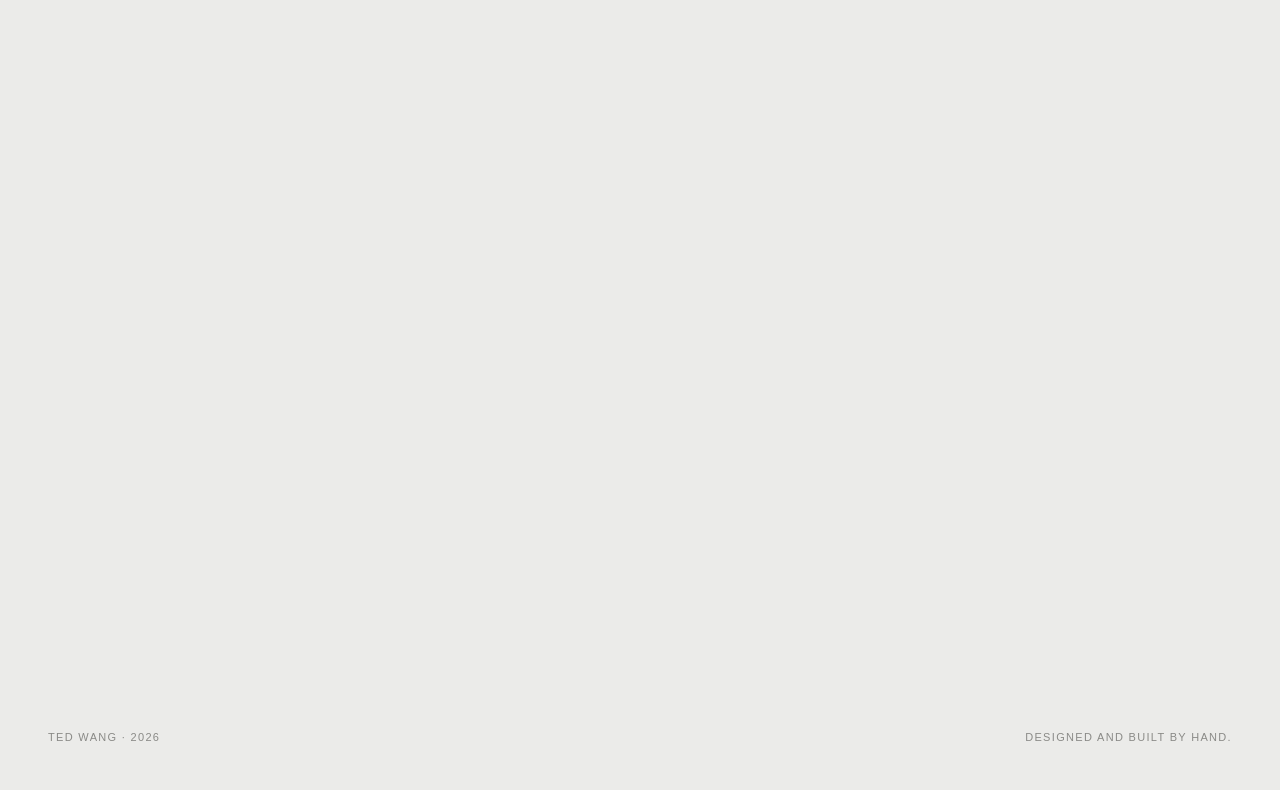
<file: work/ai-trading-signals.html>
<!DOCTYPE html><html lang="en"><head><meta charset="UTF-8"><meta http-equiv="refresh" content="0; url=../index.html#work"><title>Moved</title></head><body><p>This page was removed. <a href="../index.html#work">Back to work</a>.</p></body></html>
</file>
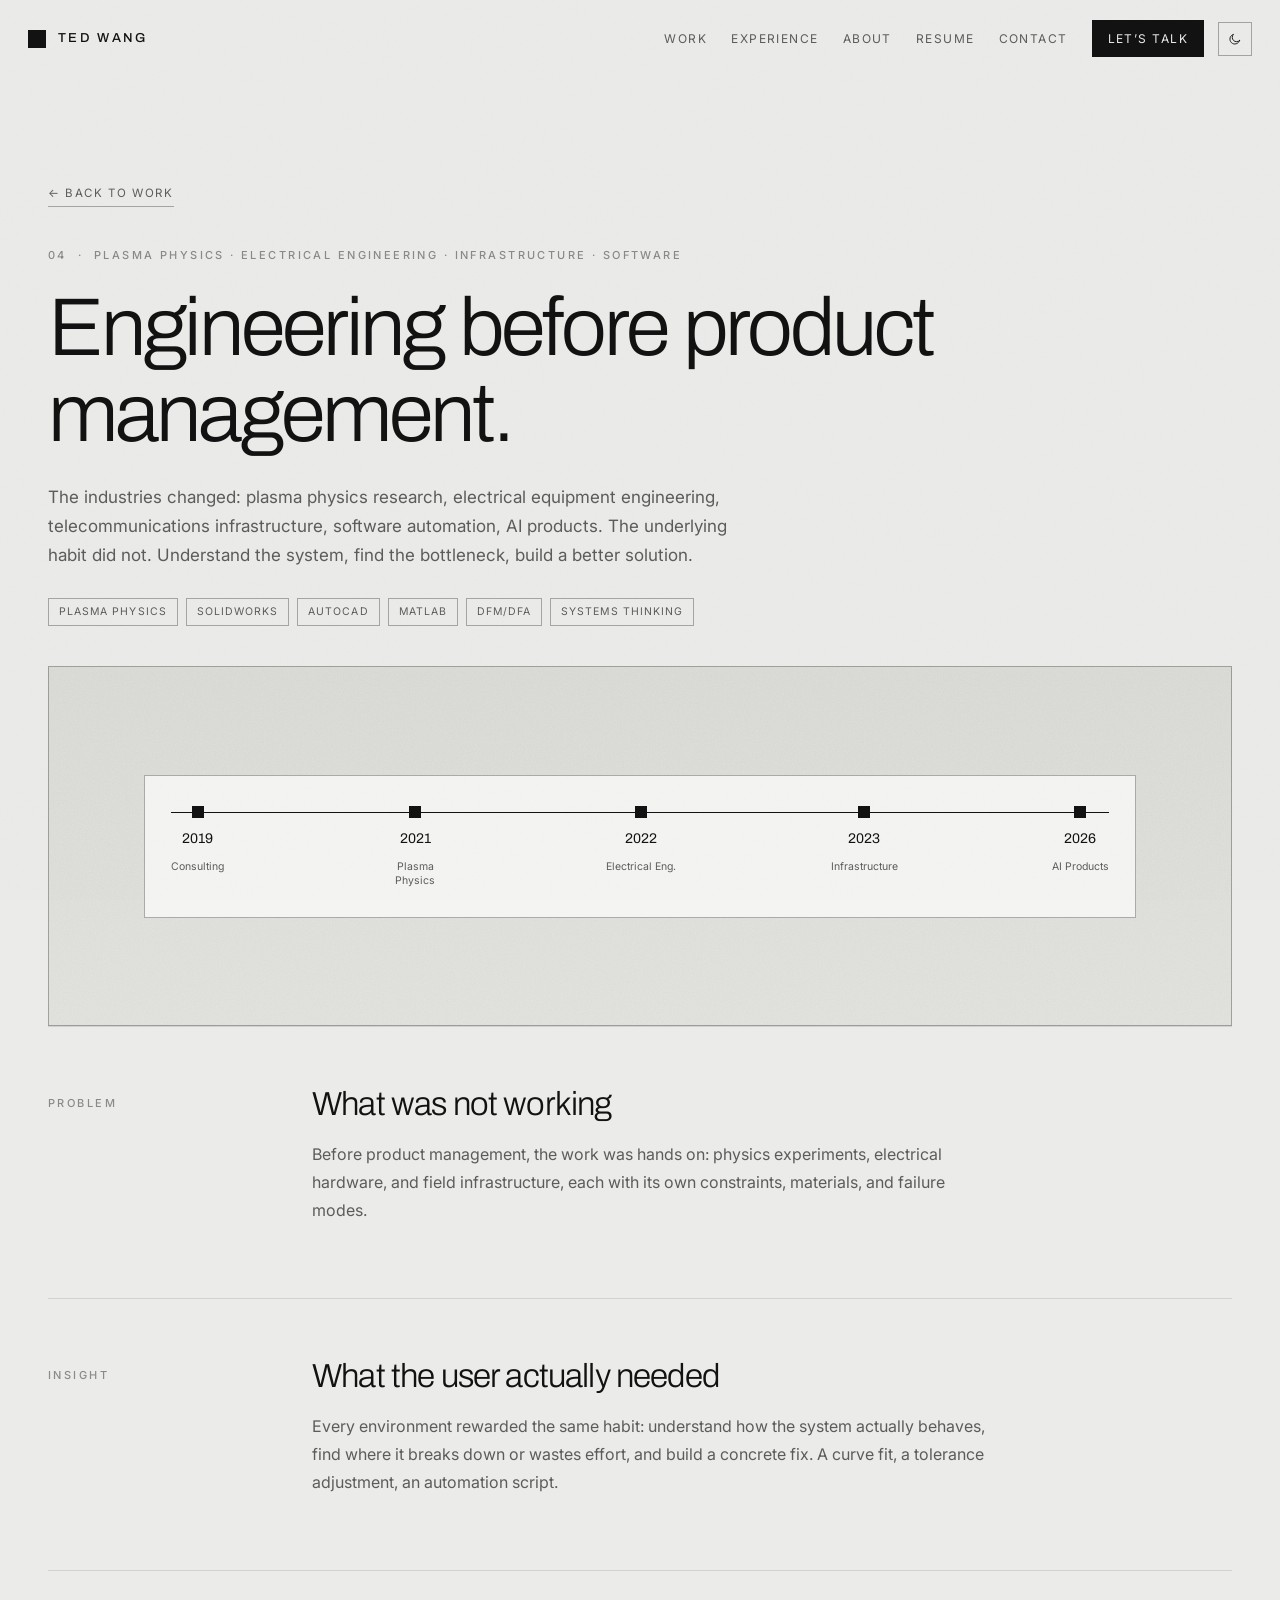
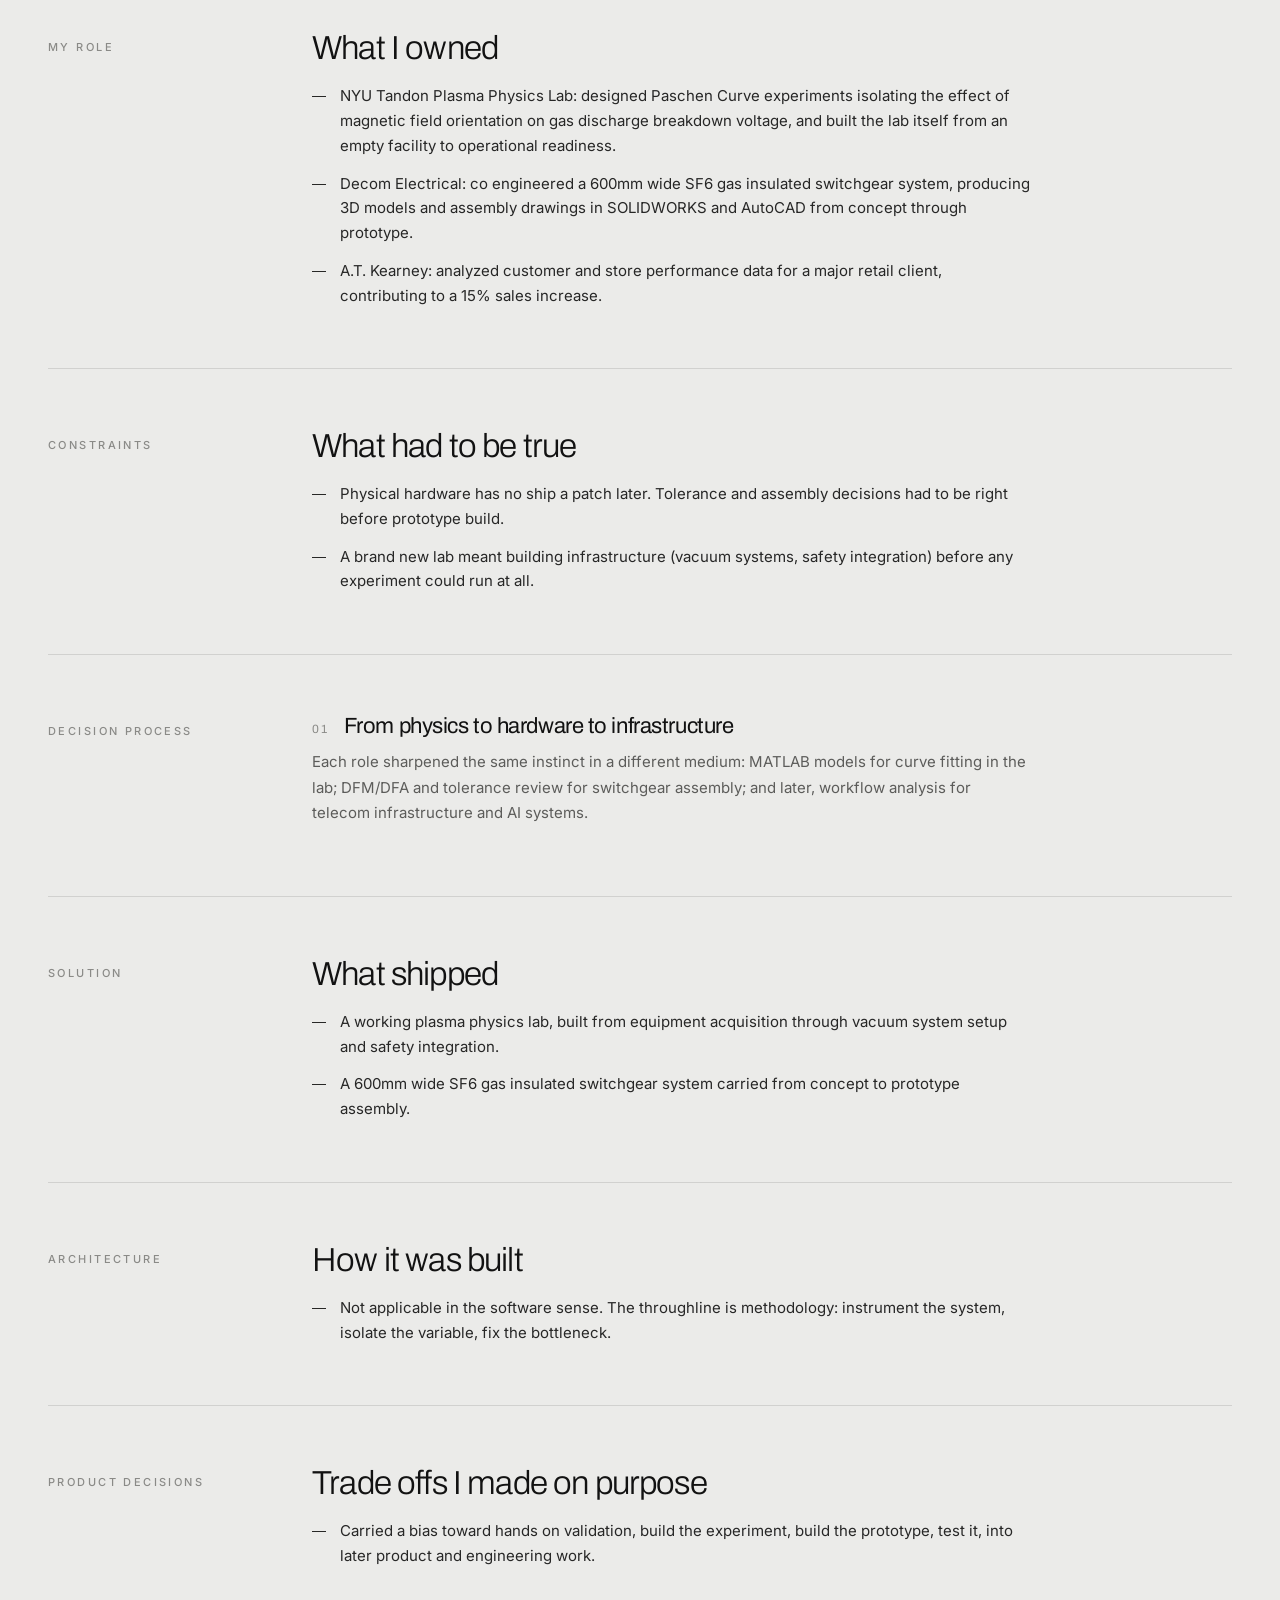
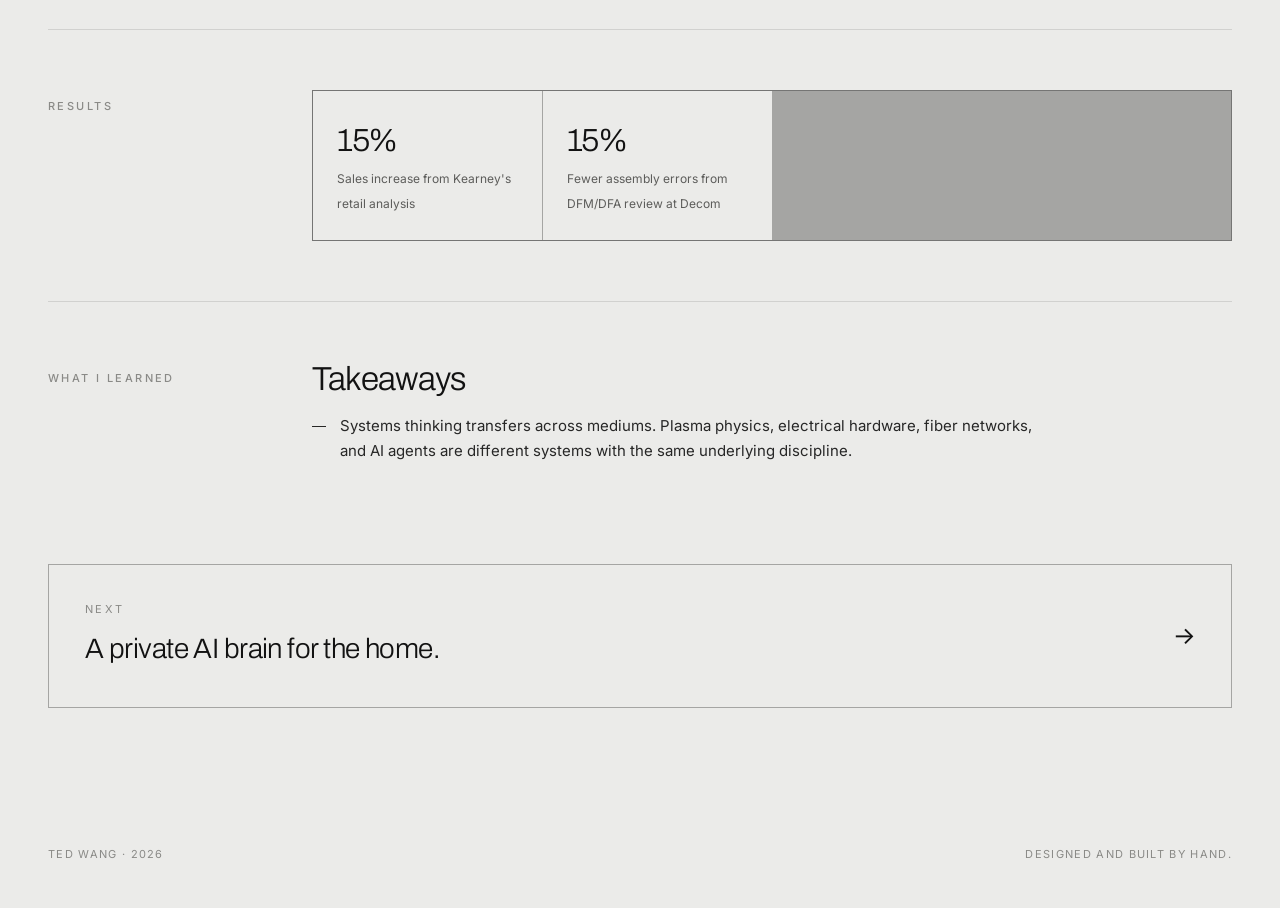
<file: work/engineering-foundations.html>
<!DOCTYPE html>
<html lang="en">
<head>
  <meta charset="UTF-8" />
  <meta name="viewport" content="width=device-width, initial-scale=1.0" />
  <title>Engineering before product management. · Ted Wang</title>
  <meta name="description" content="The industries changed: plasma physics research, electrical equipment engineering, telecommunications infrastructure, software automation, AI products. The underlying habit did not. Understand the system, find the bottleneck, build a better solution." />
  <link rel="canonical" href="https://tedwangzr.com/work/engineering-foundations.html" />
  <link rel="icon" href="../favicon.svg" type="image/svg+xml" />
  <meta name="theme-color" content="#ebebe9" />
  <meta property="og:type" content="website" />
  <meta property="og:title" content="Engineering before product management. · Ted Wang" />
  <meta property="og:description" content="The industries changed: plasma physics research, electrical equipment engineering, telecommunications infrastructure, software automation, AI products. The underlying habit did not. Understand the system, find the bottleneck, build a better solution." />
  <meta property="og:url" content="https://tedwangzr.com/work/engineering-foundations.html" />
  <meta property="og:site_name" content="Ted Wang" />
  <meta property="og:image" content="https://tedwangzr.com/og.png" />
  <meta name="twitter:card" content="summary_large_image" />
  <meta name="twitter:title" content="Engineering before product management. · Ted Wang" />
  <meta name="twitter:description" content="The industries changed: plasma physics research, electrical equipment engineering, telecommunications infrastructure, software automation, AI products. The underlying habit did not. Understand the system, find the bottleneck, build a better solution." />
  <meta name="twitter:image" content="https://tedwangzr.com/og.png" />
  <link rel="preconnect" href="https://fonts.googleapis.com" />
  <link rel="preconnect" href="https://fonts.gstatic.com" crossorigin />
  <link rel="stylesheet" href="https://fonts.googleapis.com/css2?family=Archivo:wght@300;400;500;600&family=Inter:wght@400;500;600&display=swap" />
  <link rel="stylesheet" href="../assets/styles.css?v=mttot1n8" />
  <script>
    (function () {
      try {
        var t = localStorage.getItem("theme");
        if (t === "dark" || t === "light") document.documentElement.setAttribute("data-theme", t);
      } catch (e) {}
    })();
  </script>
</head>
<body>
  <div class="grain"></div>
  
  <a class="skip-link" href="#main">Skip to content</a>
  <div class="nav-wrap">
    <nav id="nav">
      <a href="../index.html#top" class="brand"><span class="brand-mark"></span> Ted Wang</a>
      <div class="nav-links">
        <a href="../index.html#work">Work</a>
        <a href="../index.html#experience">Experience</a>
        <a href="../index.html#about">About</a>
        <a href="../resume.pdf">Resume</a>
        <a href="../index.html#contact">Contact</a>
        <a href="../index.html#contact" class="nav-cta">Let&rsquo;s talk</a>
        
        <button class="theme-toggle" id="theme-toggle" type="button" aria-label="Toggle dark mode">
          <svg class="icon-moon" viewBox="0 0 24 24" fill="none" stroke="currentColor" stroke-width="1.6"><path d="M20 14.5A8.5 8.5 0 1 1 9.5 4a7 7 0 0 0 10.5 10.5Z" stroke-linecap="round" stroke-linejoin="round"/></svg>
          <svg class="icon-sun" viewBox="0 0 24 24" fill="none" stroke="currentColor" stroke-width="1.6"><circle cx="12" cy="12" r="4.2"/><path d="M12 2.5v2.2M12 19.3v2.2M4.2 4.2l1.6 1.6M18.2 18.2l1.6 1.6M2.5 12h2.2M19.3 12h2.2M4.2 19.8l1.6-1.6M18.2 5.8l1.6-1.6" stroke-linecap="round"/></svg>
        </button>
      </div>
    </nav>
  </div>
  <main id="main">

  <header class="cs-header reveal">
    <a class="cs-back" href="../index.html#work">← Back to work</a>
    <div class="section-kicker">04 &nbsp;·&nbsp; Plasma Physics · Electrical Engineering · Infrastructure · Software</div>
    <h1>Engineering before product management.</h1>
    <p class="lede">The industries changed: plasma physics research, electrical equipment engineering, telecommunications infrastructure, software automation, AI products. The underlying habit did not. Understand the system, find the bottleneck, build a better solution.</p>
    <div class="tags"><span class="tag">Plasma Physics</span><span class="tag">SOLIDWORKS</span><span class="tag">AutoCAD</span><span class="tag">MATLAB</span><span class="tag">DFM/DFA</span><span class="tag">Systems Thinking</span></div>
    
  </header>

  <div class="cs-visual-wrap reveal">
    <div class="cs-visual">
      
        <div class="timeline-visual" aria-hidden="true">
          <div class="track">
            
            <div class="era">
              <span class="dot"></span>
              <span class="yr">2019</span>
              <span class="lbl">Consulting</span>
            </div>
            <div class="era">
              <span class="dot"></span>
              <span class="yr">2021</span>
              <span class="lbl">Plasma Physics</span>
            </div>
            <div class="era">
              <span class="dot"></span>
              <span class="yr">2022</span>
              <span class="lbl">Electrical Eng.</span>
            </div>
            <div class="era">
              <span class="dot"></span>
              <span class="yr">2023</span>
              <span class="lbl">Infrastructure</span>
            </div>
            <div class="era">
              <span class="dot"></span>
              <span class="yr">2026</span>
              <span class="lbl">AI Products</span>
            </div>
          </div>
        </div>
    </div>
  </div>

  <div class="cs-body">

      <div class="cs-block reveal ">
        <div class="eyebrow2">Problem</div>
        <div>
          <div class="prose">
            <h2>What was not working</h2>
            <p>Before product management, the work was hands on: physics experiments, electrical hardware, and field infrastructure, each with its own constraints, materials, and failure modes.</p>
          </div>
        </div>
      </div>

      <div class="cs-block reveal ">
        <div class="eyebrow2">Insight</div>
        <div>
          <div class="prose">
            <h2>What the user actually needed</h2>
            <p>Every environment rewarded the same habit: understand how the system actually behaves, find where it breaks down or wastes effort, and build a concrete fix. A curve fit, a tolerance adjustment, an automation script.</p>
          </div>
        </div>
      </div>



      <div class="cs-block reveal ">
        <div class="eyebrow2">My role</div>
        <div>
          <h2>What I owned</h2>
          <ul class="bullets">
            <li>NYU Tandon Plasma Physics Lab: designed Paschen Curve experiments isolating the effect of magnetic field orientation on gas discharge breakdown voltage, and built the lab itself from an empty facility to operational readiness.</li>
            <li>Decom Electrical: co engineered a 600mm wide SF6 gas insulated switchgear system, producing 3D models and assembly drawings in SOLIDWORKS and AutoCAD from concept through prototype.</li>
            <li>A.T. Kearney: analyzed customer and store performance data for a major retail client, contributing to a 15% sales increase.</li>
          </ul>
        </div>
      </div>

      <div class="cs-block reveal ">
        <div class="eyebrow2">Constraints</div>
        <div>
          <h2>What had to be true</h2>
          <ul class="bullets">
            <li>Physical hardware has no ship a patch later. Tolerance and assembly decisions had to be right before prototype build.</li>
            <li>A brand new lab meant building infrastructure (vacuum systems, safety integration) before any experiment could run at all.</li>
          </ul>
        </div>
      </div>

      <div class="cs-block reveal ">
        <div class="eyebrow2">Decision process</div>
        <div>
          <div class="decision-steps">
          
            <div class="decision-step">
              <div class="step-head"><span class="step-idx">01</span><h3>From physics to hardware to infrastructure</h3></div>
              <p>Each role sharpened the same instinct in a different medium: MATLAB models for curve fitting in the lab; DFM/DFA and tolerance review for switchgear assembly; and later, workflow analysis for telecom infrastructure and AI systems.</p>
            </div>
          </div>
        </div>
      </div>


      <div class="cs-block reveal ">
        <div class="eyebrow2">Solution</div>
        <div>
          <h2>What shipped</h2>
          <ul class="bullets">
            <li>A working plasma physics lab, built from equipment acquisition through vacuum system setup and safety integration.</li>
            <li>A 600mm wide SF6 gas insulated switchgear system carried from concept to prototype assembly.</li>
          </ul>
        </div>
      </div>


      <div class="cs-block reveal ">
        <div class="eyebrow2">Architecture</div>
        <div>
          <h2>How it was built</h2>
          <ul class="bullets">
            <li>Not applicable in the software sense. The throughline is methodology: instrument the system, isolate the variable, fix the bottleneck.</li>
          </ul>
        </div>
      </div>


      <div class="cs-block reveal ">
        <div class="eyebrow2">Product decisions</div>
        <div>
          <h2>Trade offs I made on purpose</h2>
          <ul class="bullets">
            <li>Carried a bias toward hands on validation, build the experiment, build the prototype, test it, into later product and engineering work.</li>
          </ul>
        </div>
      </div>


      <div class="cs-block reveal ">
        <div class="eyebrow2">Results</div>
        <div>
          <div class="cs-metrics">
            <div class="cs-metric"><strong>15%</strong><span>Sales increase from Kearney's retail analysis</span></div>
            <div class="cs-metric"><strong>15%</strong><span>Fewer assembly errors from DFM/DFA review at Decom</span></div>
          </div>
        </div>
      </div>

      <div class="cs-block reveal ">
        <div class="eyebrow2">What I learned</div>
        <div>
          <h2>Takeaways</h2>
          <ul class="bullets">
            <li>Systems thinking transfers across mediums. Plasma physics, electrical hardware, fiber networks, and AI agents are different systems with the same underlying discipline.</li>
          </ul>
        </div>
      </div>

  </div>

  <div class="cs-next reveal">
    <a href="nexus-gen.html">
      <div>
        <div class="lbl">Next</div>
        <div class="title">A private AI brain for the home.</div>
      </div>
      <span class="go">→</span>
    </a>
  </div>
  </main>
  
  <footer>
    <span>Ted Wang · 2026</span>
    <span>Designed and built by hand.</span>
  </footer>
  <script src="../assets/main.js?v=mttot1n8"></script>
</body>
</html>
</file>
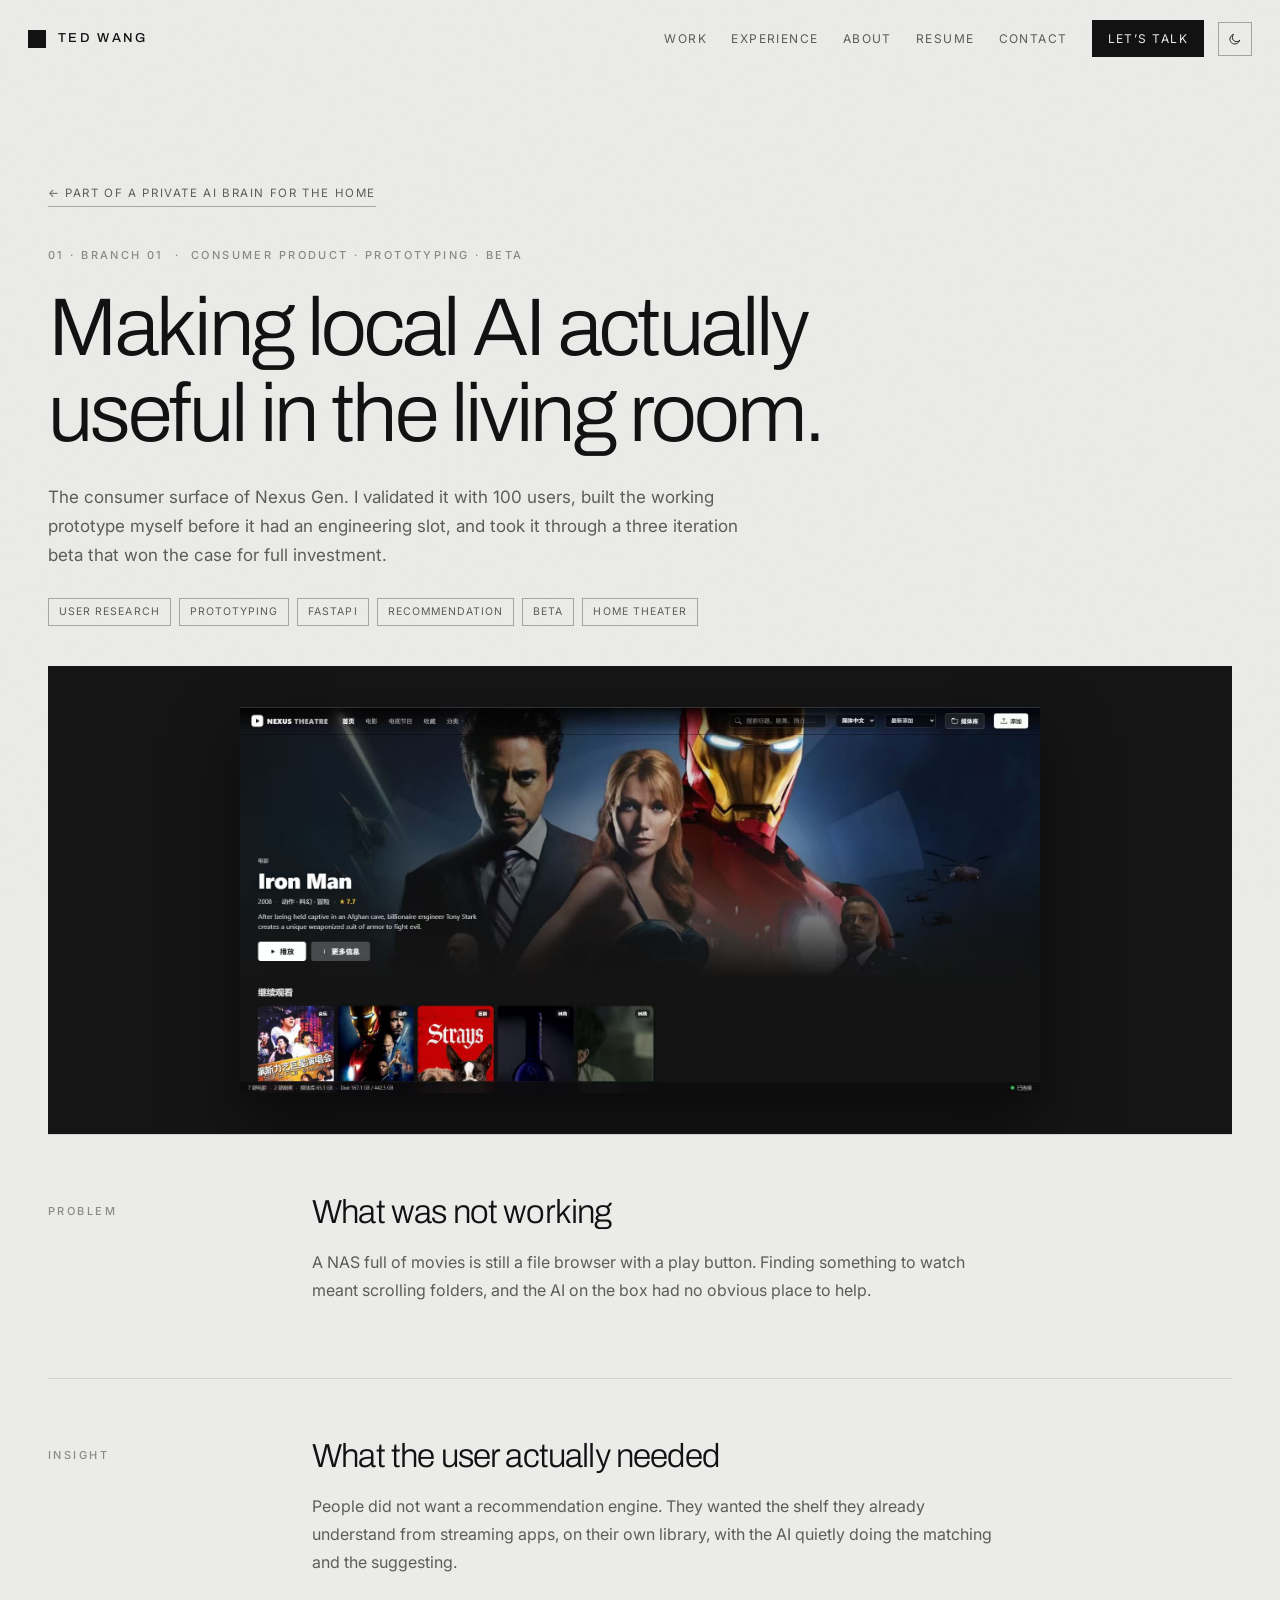
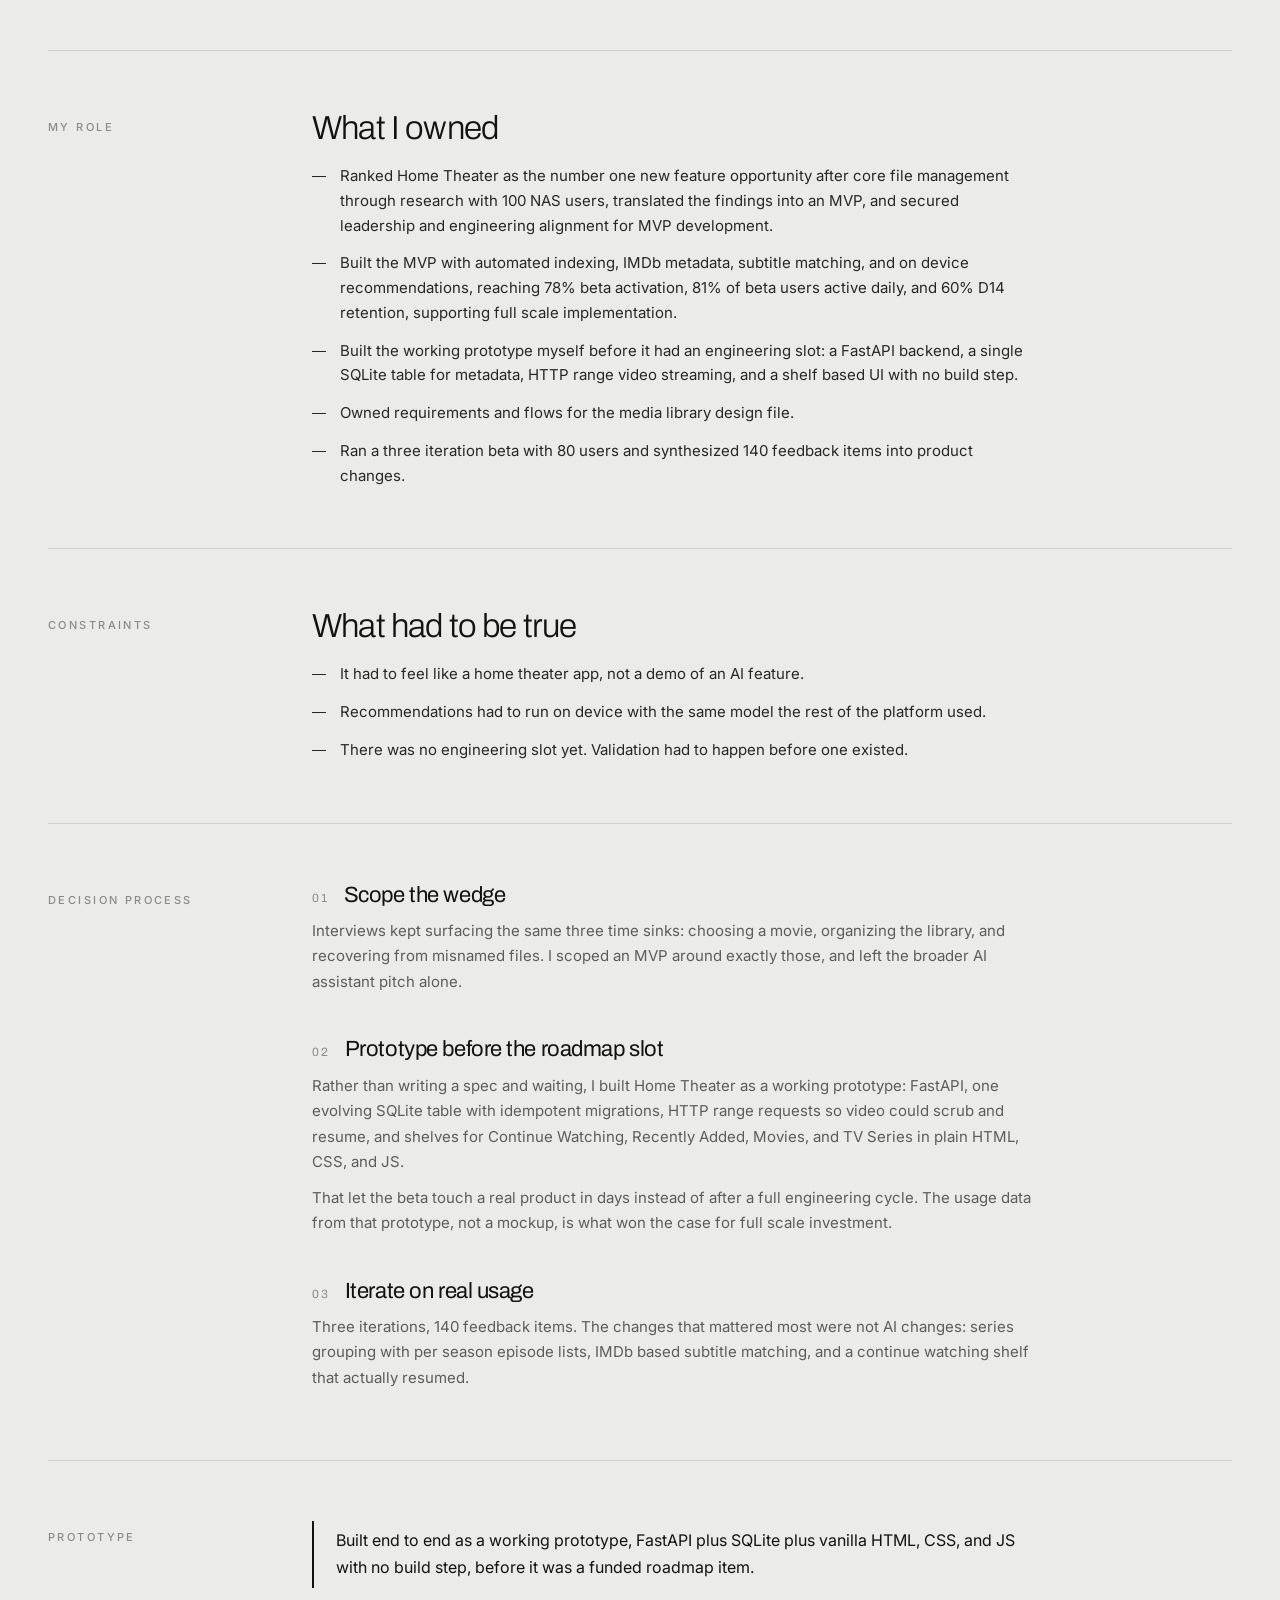
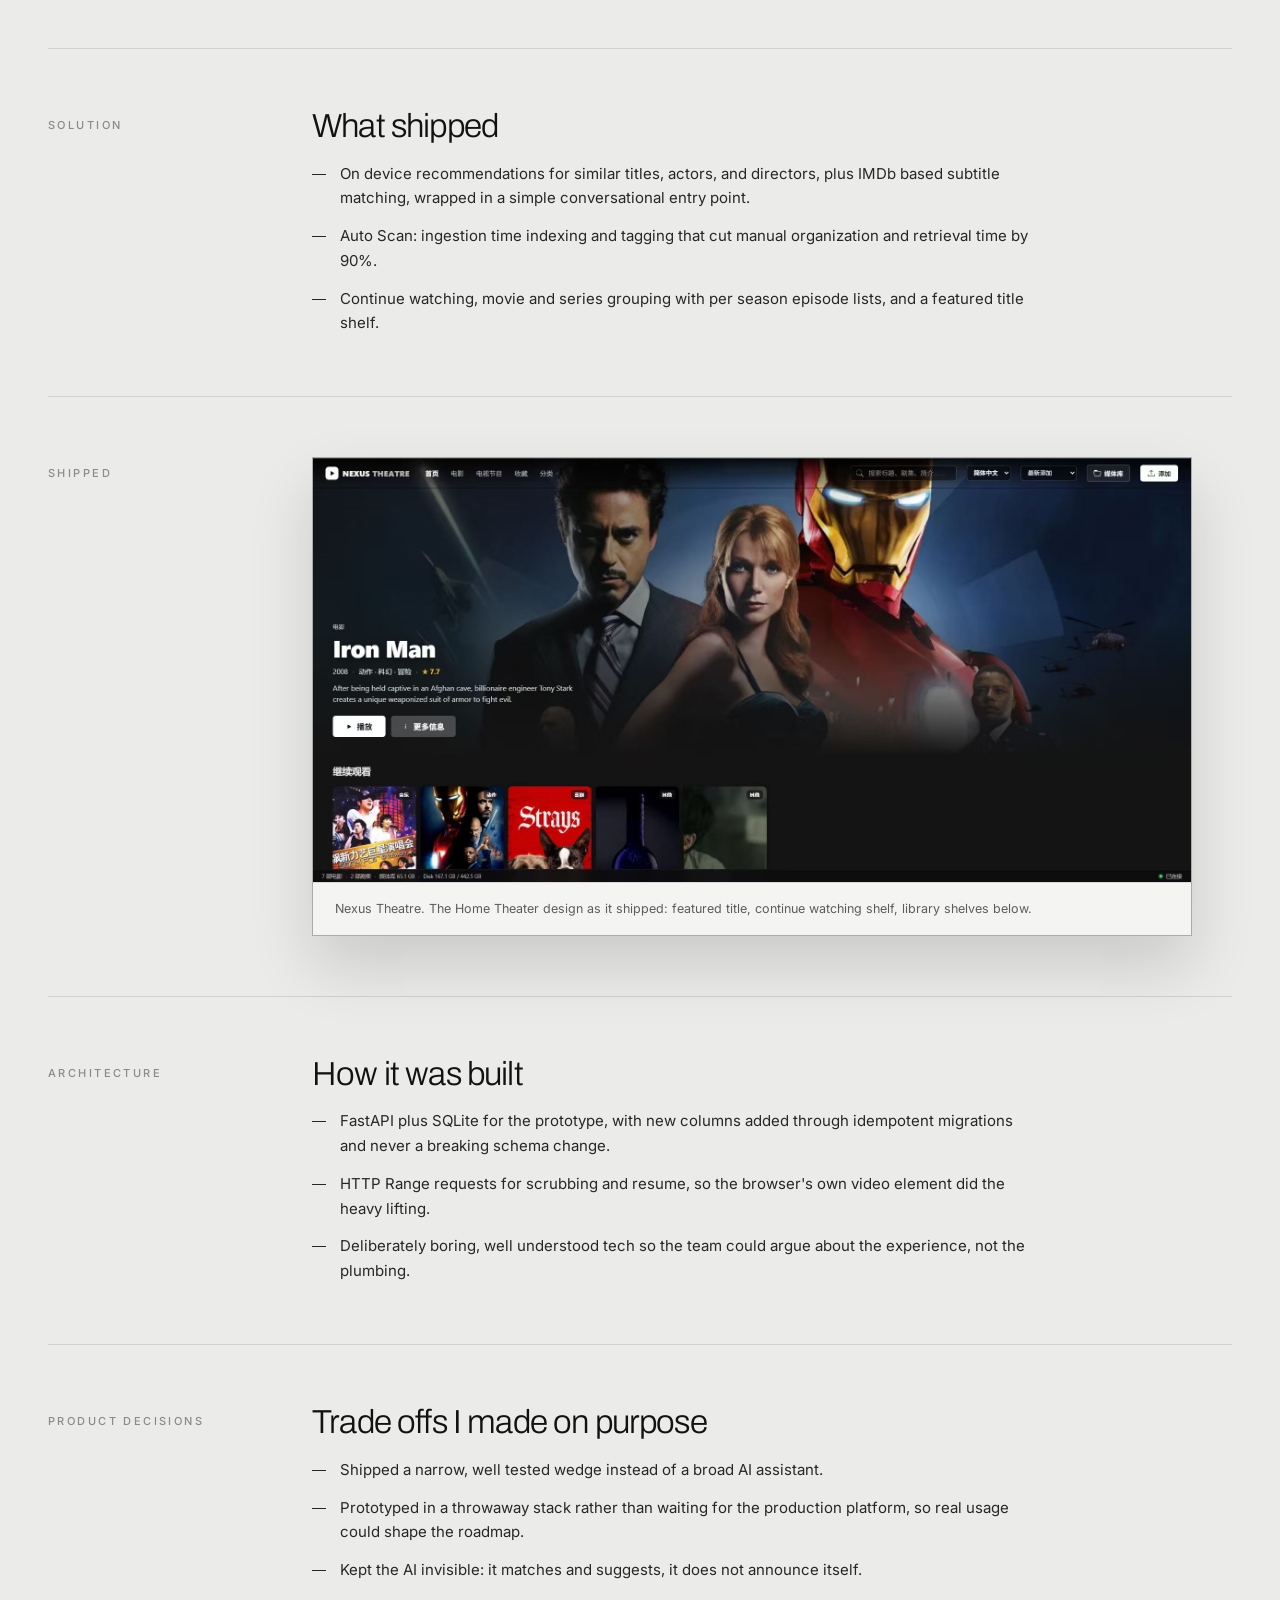
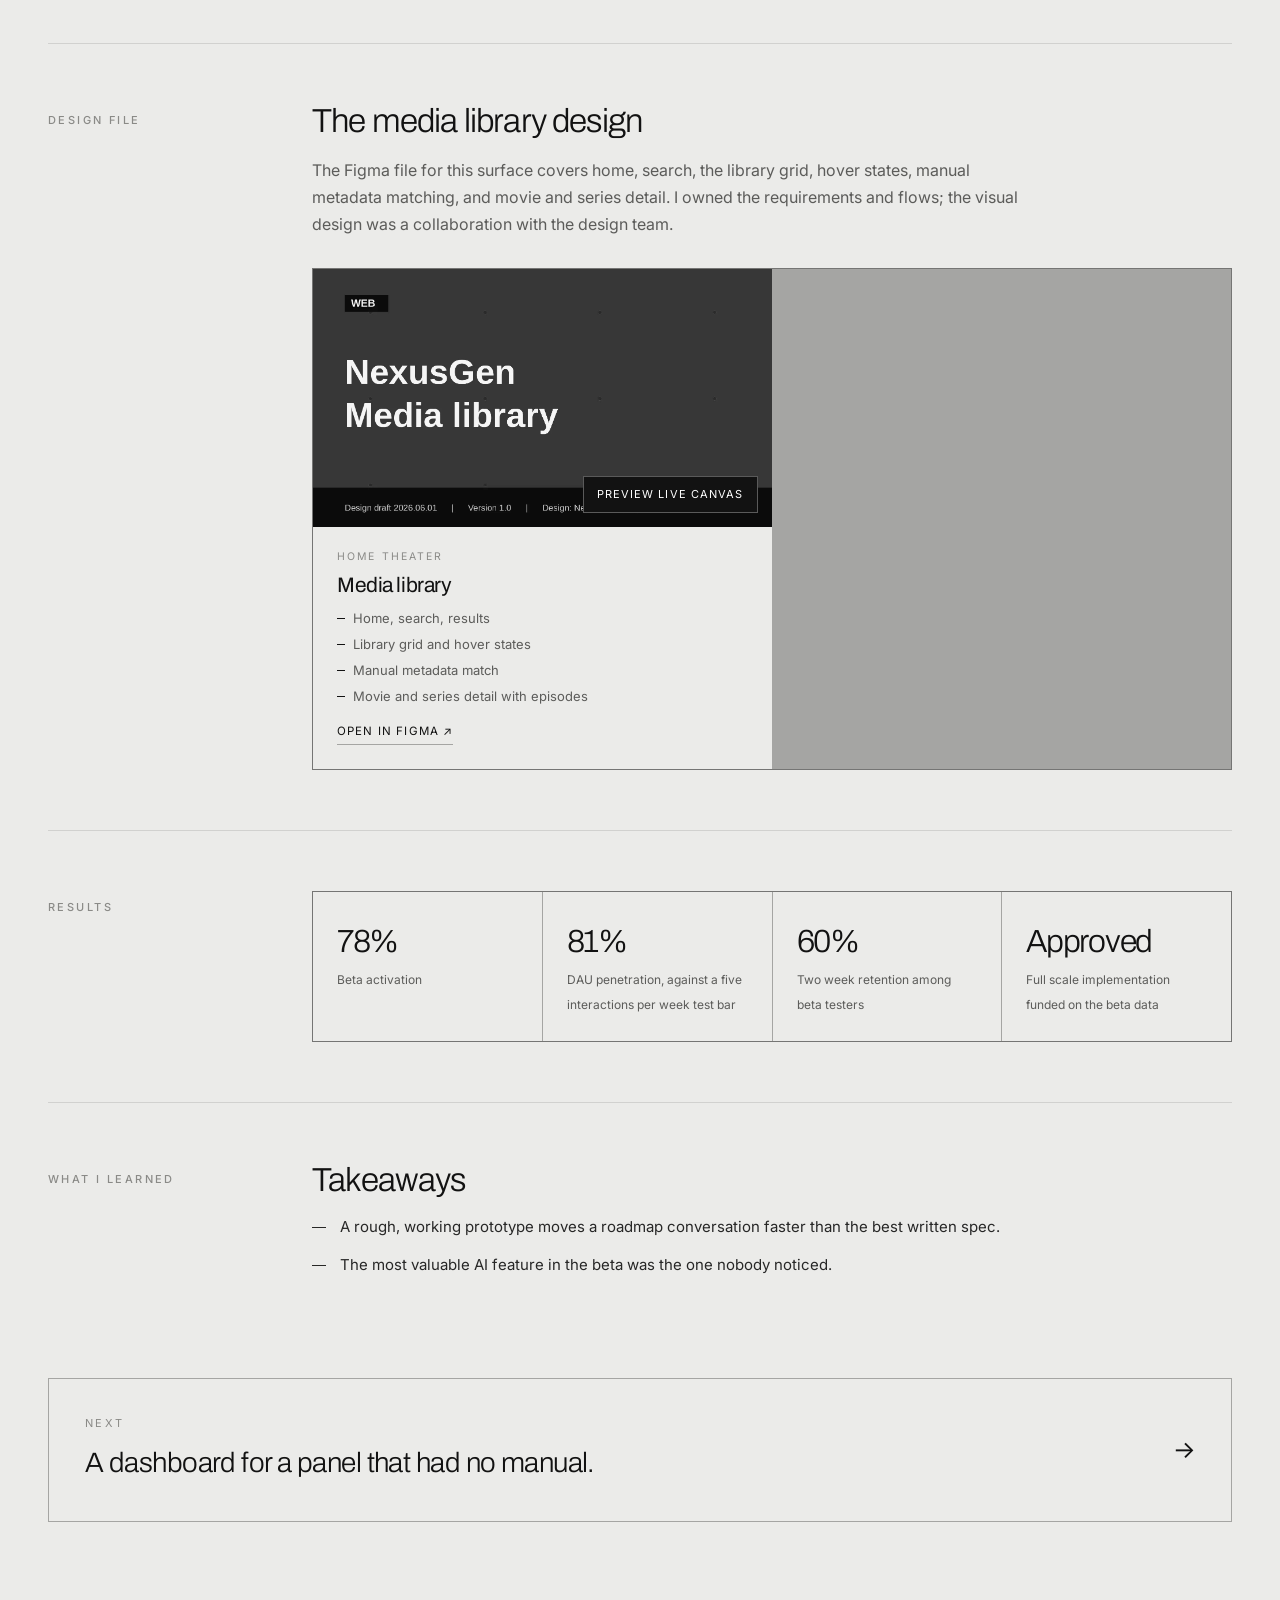
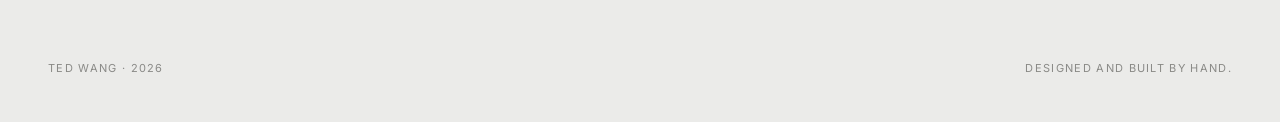
<file: work/home-theater.html>
<!DOCTYPE html>
<html lang="en">
<head>
  <meta charset="UTF-8" />
  <meta name="viewport" content="width=device-width, initial-scale=1.0" />
  <title>Making local AI actually useful in the living room. · Ted Wang</title>
  <meta name="description" content="The consumer surface of Nexus Gen. I validated it with 100 users, built the working prototype myself before it had an engineering slot, and took it through a three iteration beta that won the case for full investment." />
  <link rel="canonical" href="https://tedwangzr.com/work/home-theater.html" />
  <link rel="icon" href="../favicon.svg" type="image/svg+xml" />
  <meta name="theme-color" content="#ebebe9" />
  <meta property="og:type" content="website" />
  <meta property="og:title" content="Making local AI actually useful in the living room. · Ted Wang" />
  <meta property="og:description" content="The consumer surface of Nexus Gen. I validated it with 100 users, built the working prototype myself before it had an engineering slot, and took it through a three iteration beta that won the case for full investment." />
  <meta property="og:url" content="https://tedwangzr.com/work/home-theater.html" />
  <meta property="og:site_name" content="Ted Wang" />
  <meta property="og:image" content="https://tedwangzr.com/og.png" />
  <meta name="twitter:card" content="summary_large_image" />
  <meta name="twitter:title" content="Making local AI actually useful in the living room. · Ted Wang" />
  <meta name="twitter:description" content="The consumer surface of Nexus Gen. I validated it with 100 users, built the working prototype myself before it had an engineering slot, and took it through a three iteration beta that won the case for full investment." />
  <meta name="twitter:image" content="https://tedwangzr.com/og.png" />
  <link rel="preconnect" href="https://fonts.googleapis.com" />
  <link rel="preconnect" href="https://fonts.gstatic.com" crossorigin />
  <link rel="stylesheet" href="https://fonts.googleapis.com/css2?family=Archivo:wght@300;400;500;600&family=Inter:wght@400;500;600&display=swap" />
  <link rel="stylesheet" href="../assets/styles.css?v=mttot1n8" />
  <script>
    (function () {
      try {
        var t = localStorage.getItem("theme");
        if (t === "dark" || t === "light") document.documentElement.setAttribute("data-theme", t);
      } catch (e) {}
    })();
  </script>
</head>
<body>
  <div class="grain"></div>
  
  <a class="skip-link" href="#main">Skip to content</a>
  <div class="nav-wrap">
    <nav id="nav">
      <a href="../index.html#top" class="brand"><span class="brand-mark"></span> Ted Wang</a>
      <div class="nav-links">
        <a href="../index.html#work">Work</a>
        <a href="../index.html#experience">Experience</a>
        <a href="../index.html#about">About</a>
        <a href="../resume.pdf">Resume</a>
        <a href="../index.html#contact">Contact</a>
        <a href="../index.html#contact" class="nav-cta">Let&rsquo;s talk</a>
        
        <button class="theme-toggle" id="theme-toggle" type="button" aria-label="Toggle dark mode">
          <svg class="icon-moon" viewBox="0 0 24 24" fill="none" stroke="currentColor" stroke-width="1.6"><path d="M20 14.5A8.5 8.5 0 1 1 9.5 4a7 7 0 0 0 10.5 10.5Z" stroke-linecap="round" stroke-linejoin="round"/></svg>
          <svg class="icon-sun" viewBox="0 0 24 24" fill="none" stroke="currentColor" stroke-width="1.6"><circle cx="12" cy="12" r="4.2"/><path d="M12 2.5v2.2M12 19.3v2.2M4.2 4.2l1.6 1.6M18.2 18.2l1.6 1.6M2.5 12h2.2M19.3 12h2.2M4.2 19.8l1.6-1.6M18.2 5.8l1.6-1.6" stroke-linecap="round"/></svg>
        </button>
      </div>
    </nav>
  </div>
  <main id="main">

  <header class="cs-header reveal">
    <a class="cs-back" href="nexus-gen.html">← Part of A private AI brain for the home</a>
    <div class="section-kicker">01 · Branch 01 &nbsp;·&nbsp; Consumer Product · Prototyping · Beta</div>
    <h1>Making local AI actually useful in the living room.</h1>
    <p class="lede">The consumer surface of Nexus Gen. I validated it with 100 users, built the working prototype myself before it had an engineering slot, and took it through a three iteration beta that won the case for full investment.</p>
    <div class="tags"><span class="tag">User Research</span><span class="tag">Prototyping</span><span class="tag">FastAPI</span><span class="tag">Recommendation</span><span class="tag">Beta</span><span class="tag">Home Theater</span></div>
    
  </header>

  <div class="cs-visual-wrap reveal">
    <div class="cs-visual dark">
      
        <div class="media-frame">
          <img src="../assets/img/home-theater-hero.jpg" alt="Nexus Theatre home screen with Iron Man featured and a Continue Watching shelf below" loading="lazy" />
        </div>
    </div>
  </div>

  <div class="cs-body">

      <div class="cs-block reveal ">
        <div class="eyebrow2">Problem</div>
        <div>
          <div class="prose">
            <h2>What was not working</h2>
            <p>A NAS full of movies is still a file browser with a play button. Finding something to watch meant scrolling folders, and the AI on the box had no obvious place to help.</p>
          </div>
        </div>
      </div>

      <div class="cs-block reveal ">
        <div class="eyebrow2">Insight</div>
        <div>
          <div class="prose">
            <h2>What the user actually needed</h2>
            <p>People did not want a recommendation engine. They wanted the shelf they already understand from streaming apps, on their own library, with the AI quietly doing the matching and the suggesting.</p>
          </div>
        </div>
      </div>



      <div class="cs-block reveal ">
        <div class="eyebrow2">My role</div>
        <div>
          <h2>What I owned</h2>
          <ul class="bullets">
            <li>Ranked Home Theater as the number one new feature opportunity after core file management through research with 100 NAS users, translated the findings into an MVP, and secured leadership and engineering alignment for MVP development.</li>
            <li>Built the MVP with automated indexing, IMDb metadata, subtitle matching, and on device recommendations, reaching 78% beta activation, 81% of beta users active daily, and 60% D14 retention, supporting full scale implementation.</li>
            <li>Built the working prototype myself before it had an engineering slot: a FastAPI backend, a single SQLite table for metadata, HTTP range video streaming, and a shelf based UI with no build step.</li>
            <li>Owned requirements and flows for the media library design file.</li>
            <li>Ran a three iteration beta with 80 users and synthesized 140 feedback items into product changes.</li>
          </ul>
        </div>
      </div>

      <div class="cs-block reveal ">
        <div class="eyebrow2">Constraints</div>
        <div>
          <h2>What had to be true</h2>
          <ul class="bullets">
            <li>It had to feel like a home theater app, not a demo of an AI feature.</li>
            <li>Recommendations had to run on device with the same model the rest of the platform used.</li>
            <li>There was no engineering slot yet. Validation had to happen before one existed.</li>
          </ul>
        </div>
      </div>

      <div class="cs-block reveal ">
        <div class="eyebrow2">Decision process</div>
        <div>
          <div class="decision-steps">
          
            <div class="decision-step">
              <div class="step-head"><span class="step-idx">01</span><h3>Scope the wedge</h3></div>
              <p>Interviews kept surfacing the same three time sinks: choosing a movie, organizing the library, and recovering from misnamed files. I scoped an MVP around exactly those, and left the broader AI assistant pitch alone.</p>
            </div>
            <div class="decision-step">
              <div class="step-head"><span class="step-idx">02</span><h3>Prototype before the roadmap slot</h3></div>
              <p>Rather than writing a spec and waiting, I built Home Theater as a working prototype: FastAPI, one evolving SQLite table with idempotent migrations, HTTP range requests so video could scrub and resume, and shelves for Continue Watching, Recently Added, Movies, and TV Series in plain HTML, CSS, and JS.</p>
              <p>That let the beta touch a real product in days instead of after a full engineering cycle. The usage data from that prototype, not a mockup, is what won the case for full scale investment.</p>
            </div>
            <div class="decision-step">
              <div class="step-head"><span class="step-idx">03</span><h3>Iterate on real usage</h3></div>
              <p>Three iterations, 140 feedback items. The changes that mattered most were not AI changes: series grouping with per season episode lists, IMDb based subtitle matching, and a continue watching shelf that actually resumed.</p>
            </div>
          </div>
        </div>
      </div>

      <div class="cs-block reveal ">
        <div class="eyebrow2">Prototype</div>
        <div>
          <p class="callout-text">Built end to end as a working prototype, FastAPI plus SQLite plus vanilla HTML, CSS, and JS with no build step, before it was a funded roadmap item.</p>
        </div>
      </div>

      <div class="cs-block reveal ">
        <div class="eyebrow2">Solution</div>
        <div>
          <h2>What shipped</h2>
          <ul class="bullets">
            <li>On device recommendations for similar titles, actors, and directors, plus IMDb based subtitle matching, wrapped in a simple conversational entry point.</li>
            <li>Auto Scan: ingestion time indexing and tagging that cut manual organization and retrieval time by 90%.</li>
            <li>Continue watching, movie and series grouping with per season episode lists, and a featured title shelf.</li>
          </ul>
        </div>
      </div>

      <div class="cs-block reveal ">
        <div class="eyebrow2">Shipped</div>
        <div>
          <figure class="cs-figure">
            <img src="../assets/img/home-theater-hero.jpg" alt="Nexus Theatre home screen with Iron Man featured and a Continue Watching shelf below" loading="lazy" />
            <figcaption>Nexus Theatre. The Home Theater design as it shipped: featured title, continue watching shelf, library shelves below.</figcaption>
          </figure>
        </div>
      </div>

      <div class="cs-block reveal ">
        <div class="eyebrow2">Architecture</div>
        <div>
          <h2>How it was built</h2>
          <ul class="bullets">
            <li>FastAPI plus SQLite for the prototype, with new columns added through idempotent migrations and never a breaking schema change.</li>
            <li>HTTP Range requests for scrubbing and resume, so the browser's own video element did the heavy lifting.</li>
            <li>Deliberately boring, well understood tech so the team could argue about the experience, not the plumbing.</li>
          </ul>
        </div>
      </div>


      <div class="cs-block reveal ">
        <div class="eyebrow2">Product decisions</div>
        <div>
          <h2>Trade offs I made on purpose</h2>
          <ul class="bullets">
            <li>Shipped a narrow, well tested wedge instead of a broad AI assistant.</li>
            <li>Prototyped in a throwaway stack rather than waiting for the production platform, so real usage could shape the roadmap.</li>
            <li>Kept the AI invisible: it matches and suggests, it does not announce itself.</li>
          </ul>
        </div>
      </div>

      <div class="cs-block reveal wide">
        <div class="eyebrow2">Design file</div>
        <div>
          <h2>The media library design</h2>
          <p class="lead">The Figma file for this surface covers home, search, the library grid, hover states, manual metadata matching, and movie and series detail. I owned the requirements and flows; the visual design was a collaboration with the design team.</p>
          <div class="figma-grid">
            <div class="figma-card">
              <div class="figma-media" data-embed="https://embed.figma.com/design/hDRy7HSxikzFZVtqVoGJQE/x?node-id=0-1&amp;embed-host=share&amp;theme=light">
                <img src="../assets/img/figma/media-library.webp" alt="Cover of the Media library design file" loading="lazy" />
                <button type="button" class="figma-play" aria-label="Load the live Figma canvas for Media library">Preview live canvas</button>
              </div>
              <div class="figma-copy">
                <div class="figma-maps">Home Theater</div>
                <h4>Media library</h4>
                <ul class="flows"><li>Home, search, results</li><li>Library grid and hover states</li><li>Manual metadata match</li><li>Movie and series detail with episodes</li></ul>
                <div class="figma-links">
                  <a href="https://www.figma.com/design/hDRy7HSxikzFZVtqVoGJQE/%E5%BD%B1%E9%9F%B3%E5%BA%93%E9%A6%96%E9%A1%B5?node-id=0-1&amp;p=f&amp;t=VRkrS9Gejz85vMoD-0" target="_blank" rel="noreferrer">Open in Figma ↗</a>
                  
                </div>
              </div>
            </div>
          </div>
        </div>
      </div>

      <div class="cs-block reveal ">
        <div class="eyebrow2">Results</div>
        <div>
          <div class="cs-metrics">
            <div class="cs-metric"><strong>78%</strong><span>Beta activation</span></div>
            <div class="cs-metric"><strong>81%</strong><span>DAU penetration, against a five interactions per week test bar</span></div>
            <div class="cs-metric"><strong>60%</strong><span>Two week retention among beta testers</span></div>
            <div class="cs-metric"><strong>Approved</strong><span>Full scale implementation funded on the beta data</span></div>
          </div>
        </div>
      </div>

      <div class="cs-block reveal ">
        <div class="eyebrow2">What I learned</div>
        <div>
          <h2>Takeaways</h2>
          <ul class="bullets">
            <li>A rough, working prototype moves a roadmap conversation faster than the best written spec.</li>
            <li>The most valuable AI feature in the beta was the one nobody noticed.</li>
          </ul>
        </div>
      </div>

  </div>

  <div class="cs-next reveal">
    <a href="vitrine-display.html">
      <div>
        <div class="lbl">Next</div>
        <div class="title">A dashboard for a panel that had no manual.</div>
      </div>
      <span class="go">→</span>
    </a>
  </div>
  </main>
  
  <footer>
    <span>Ted Wang · 2026</span>
    <span>Designed and built by hand.</span>
  </footer>
  <script src="../assets/main.js?v=mttot1n8"></script>
</body>
</html>
</file>
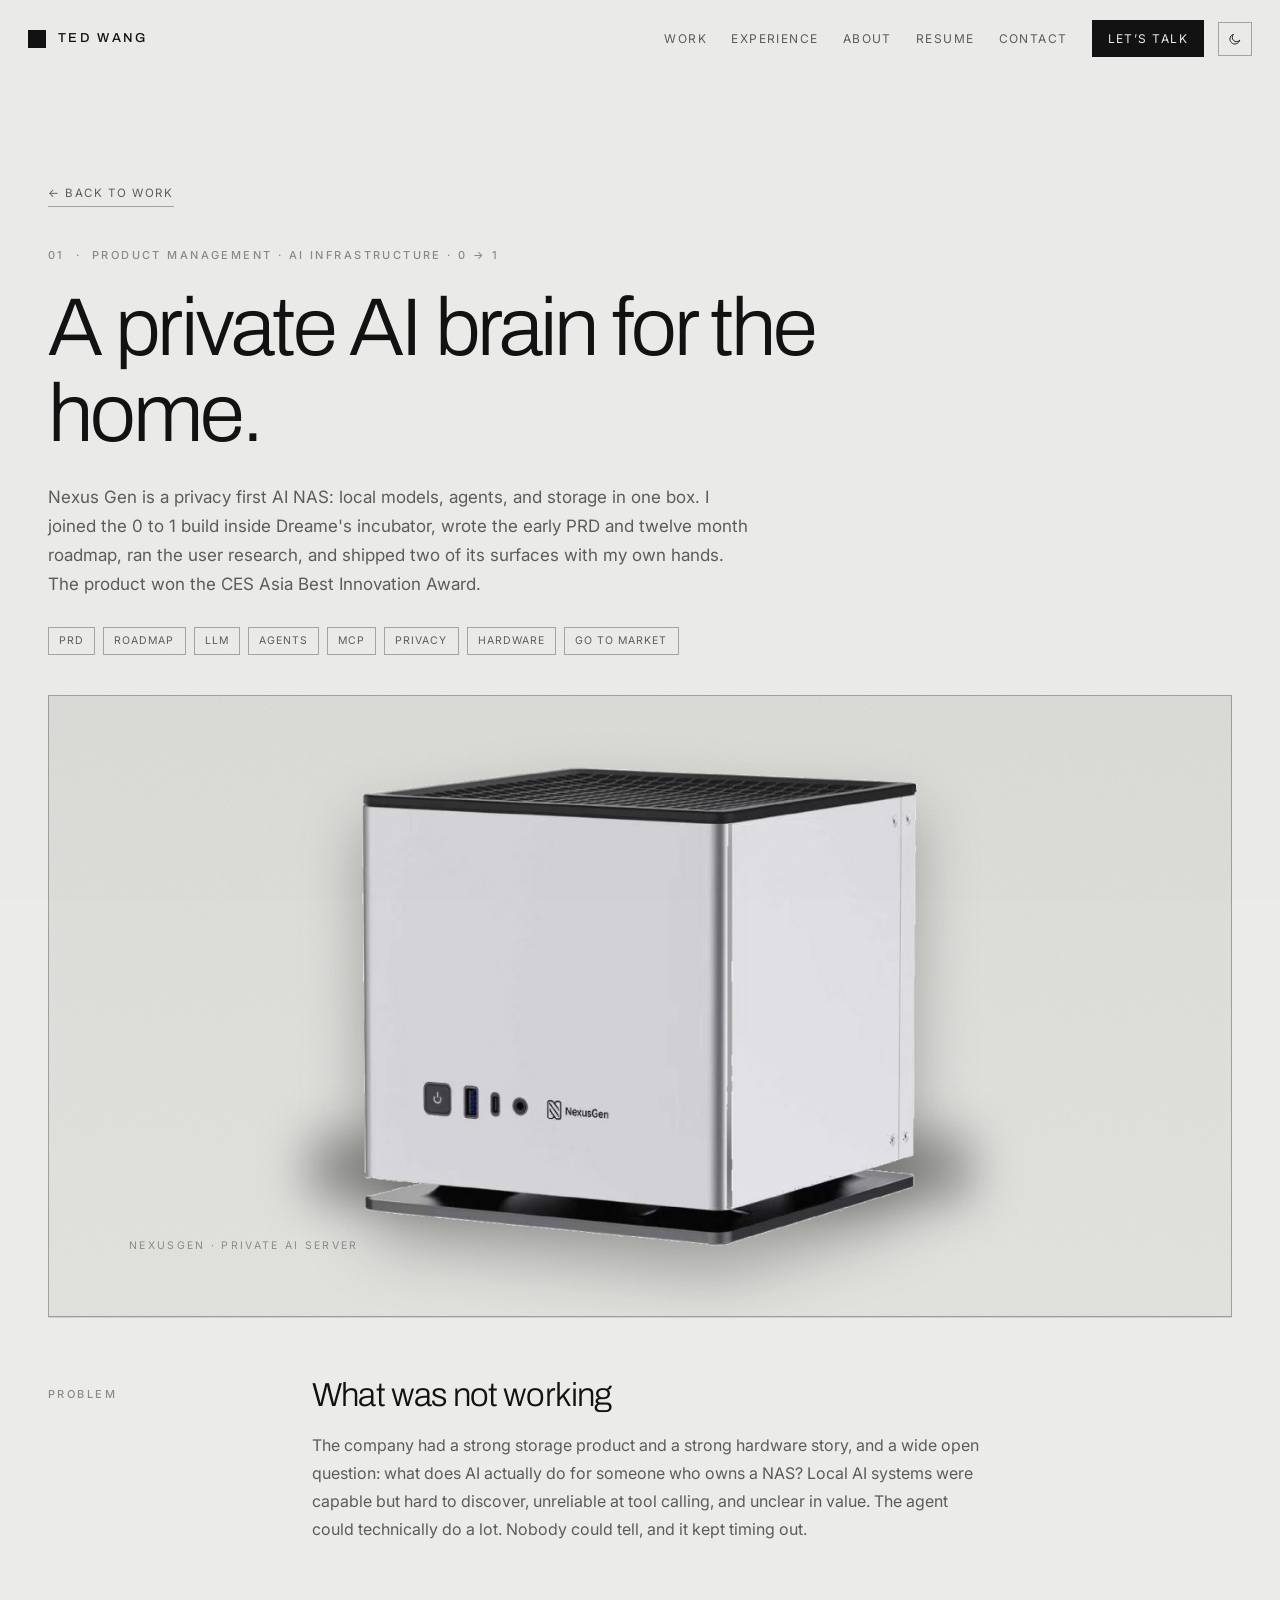
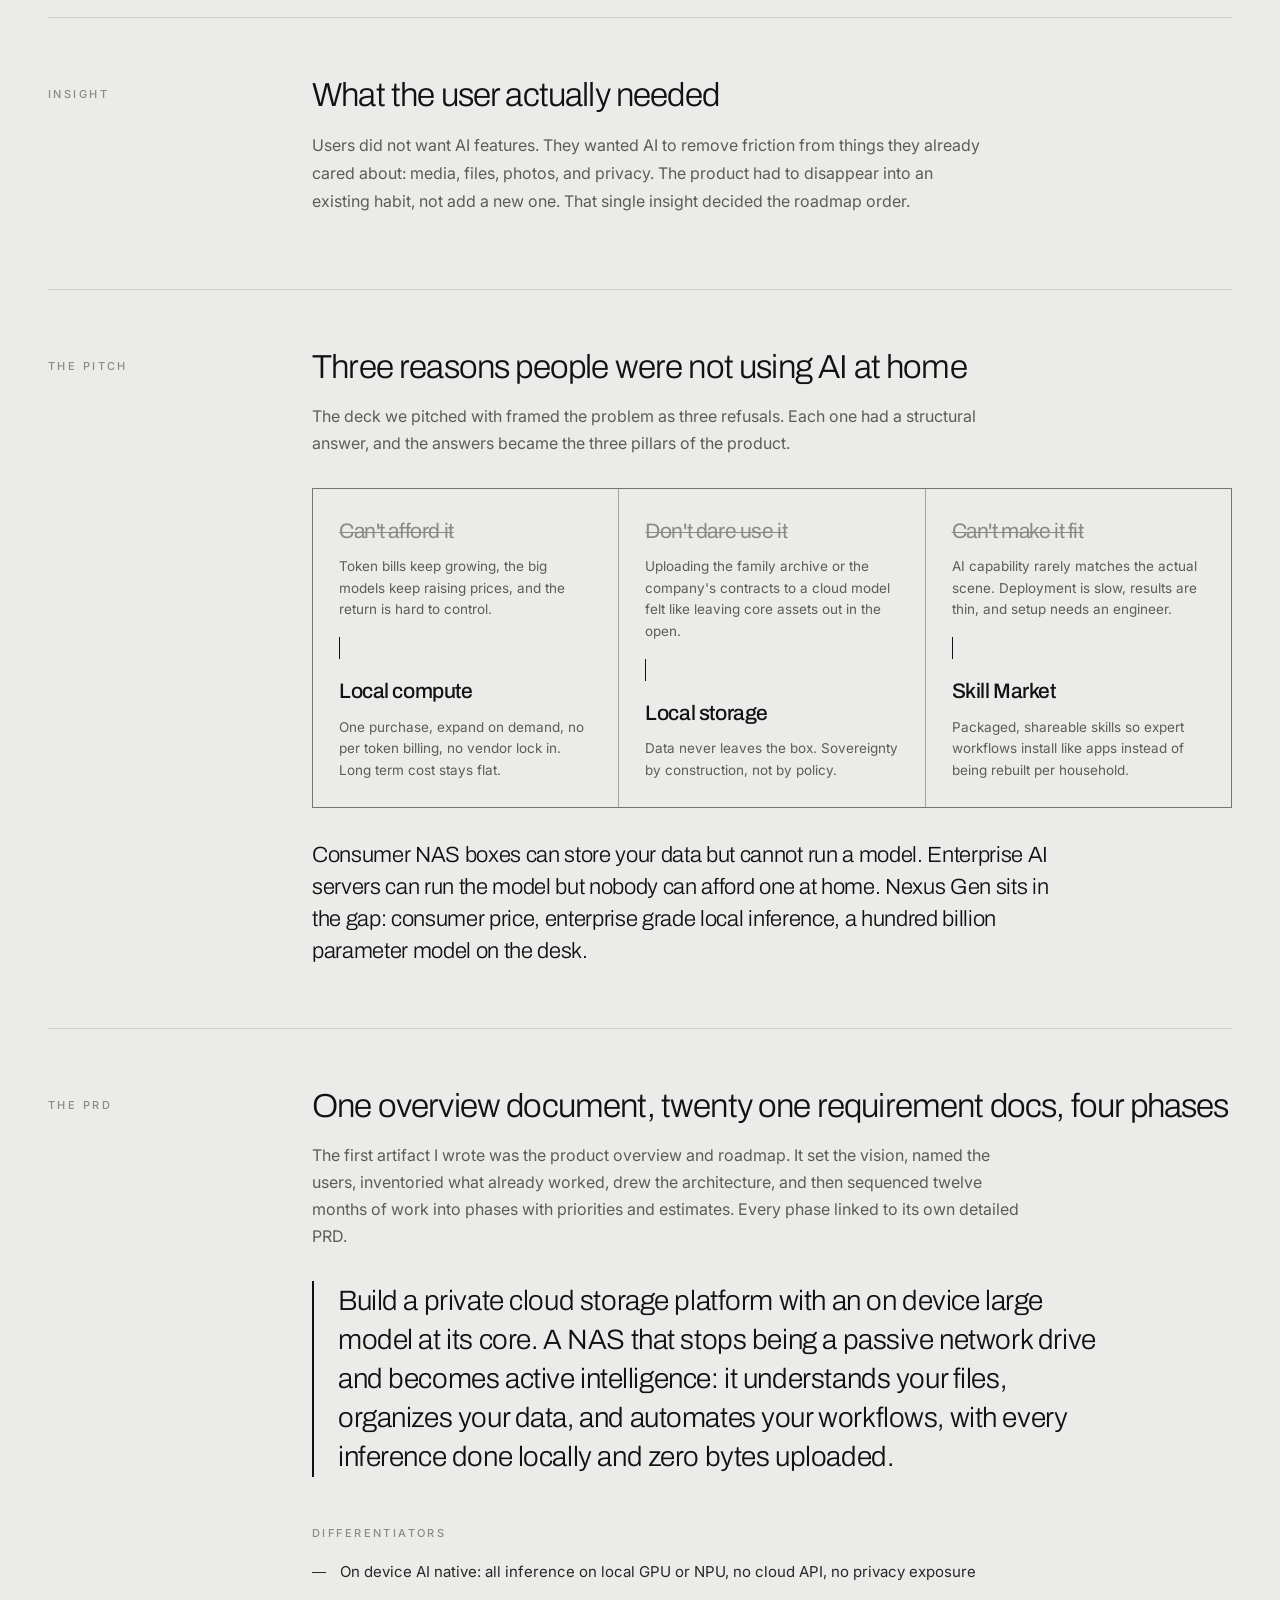
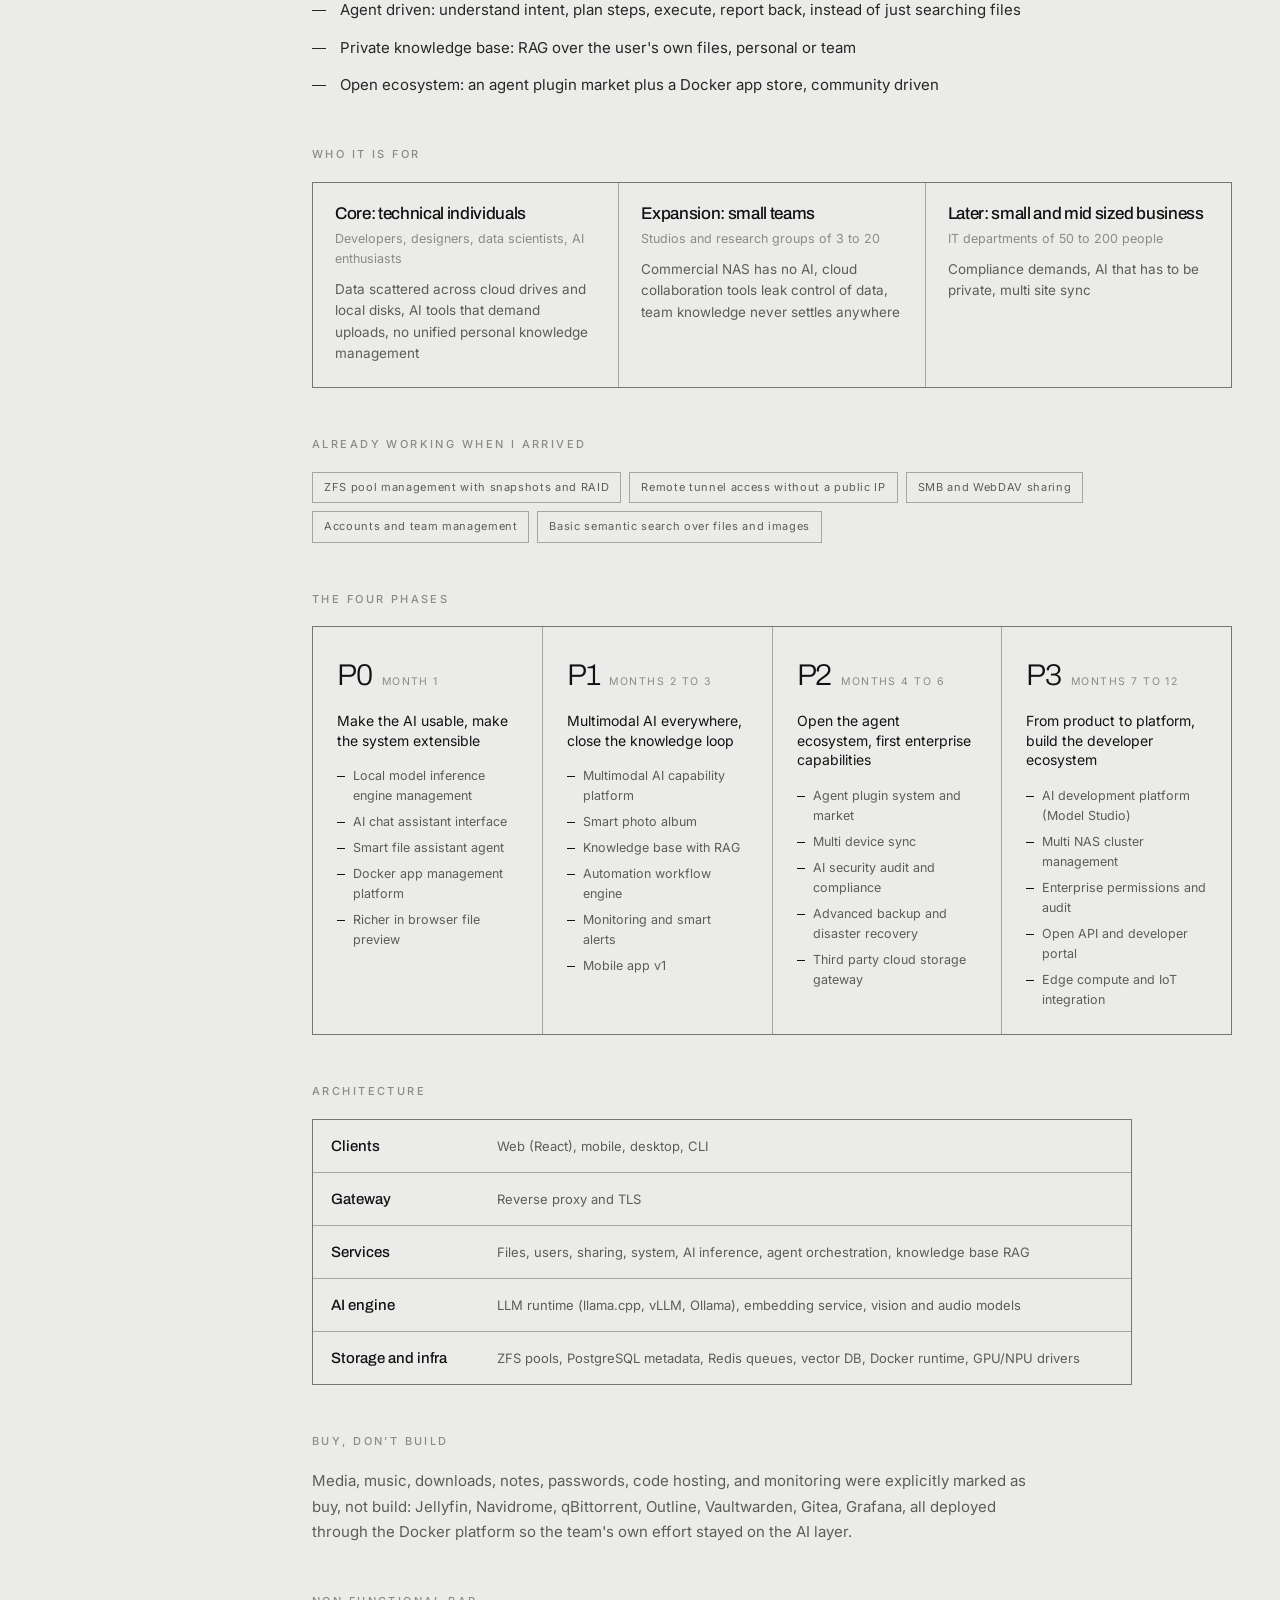
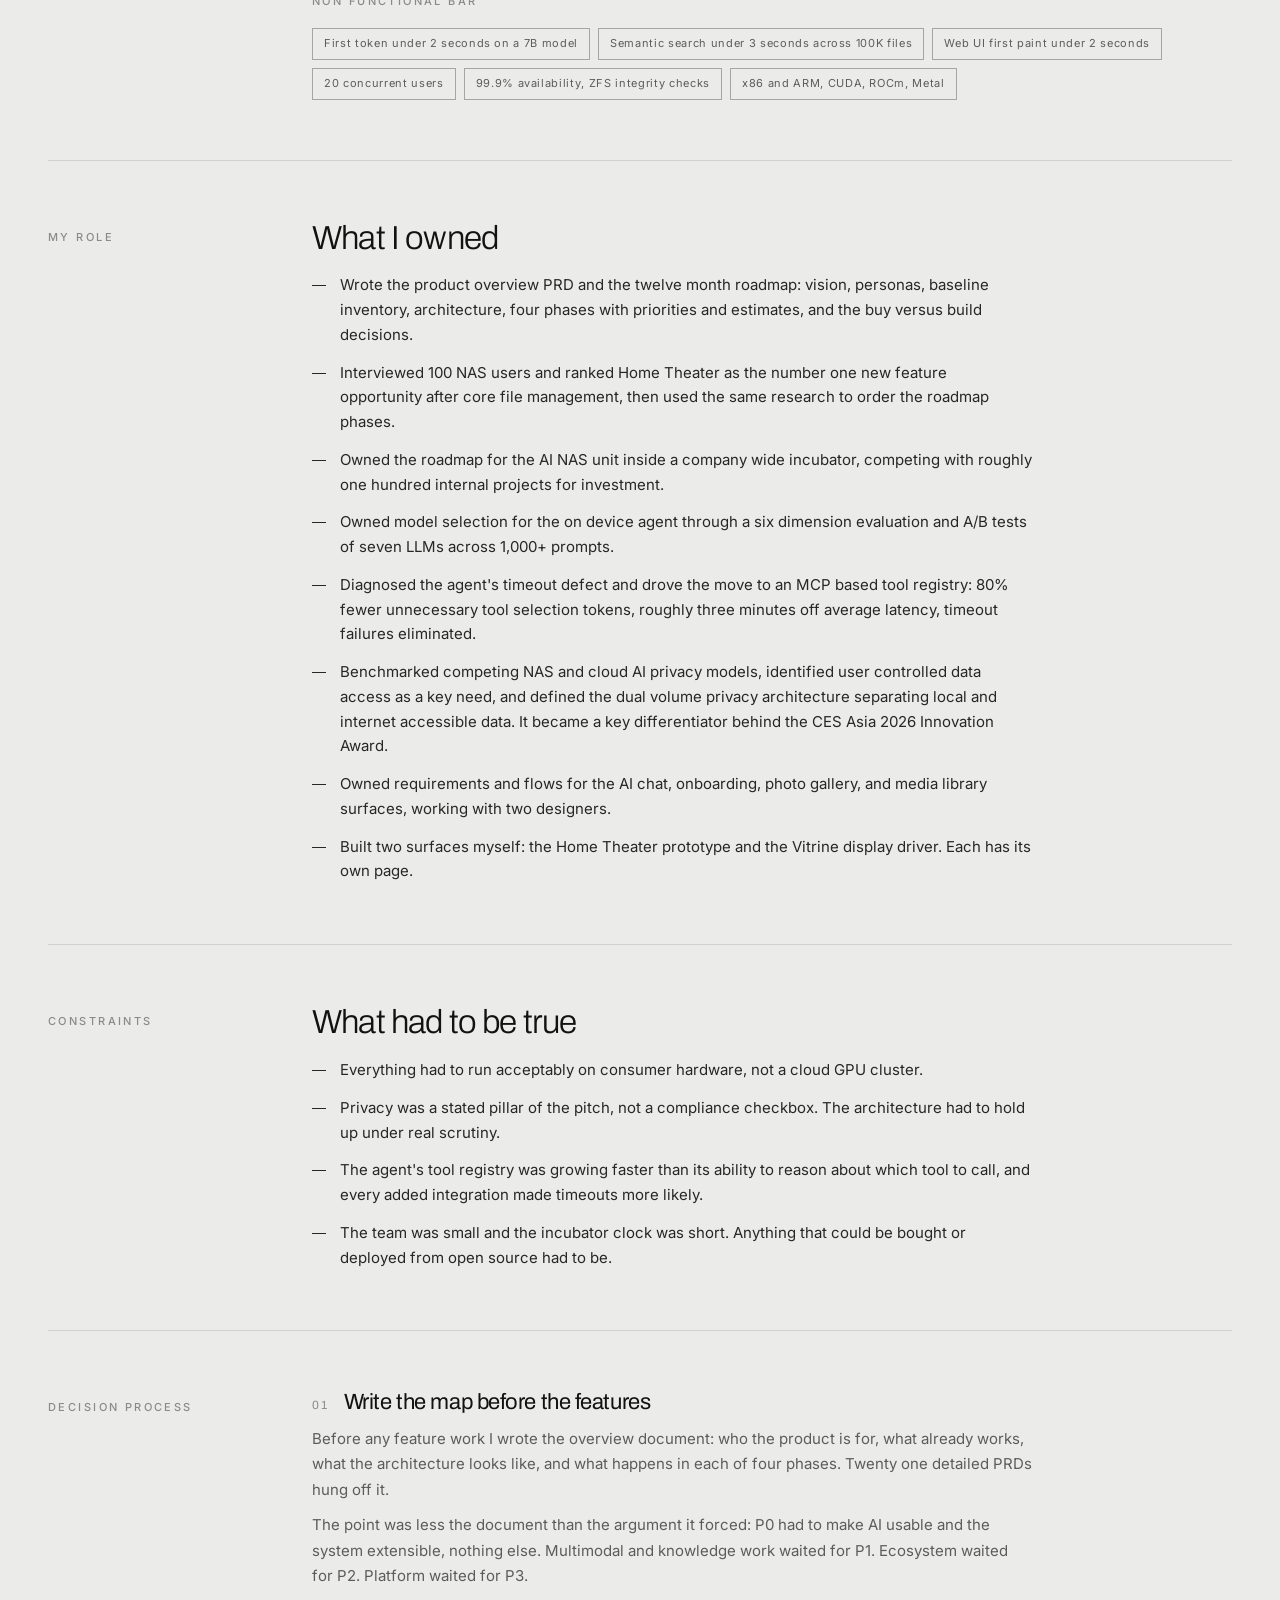
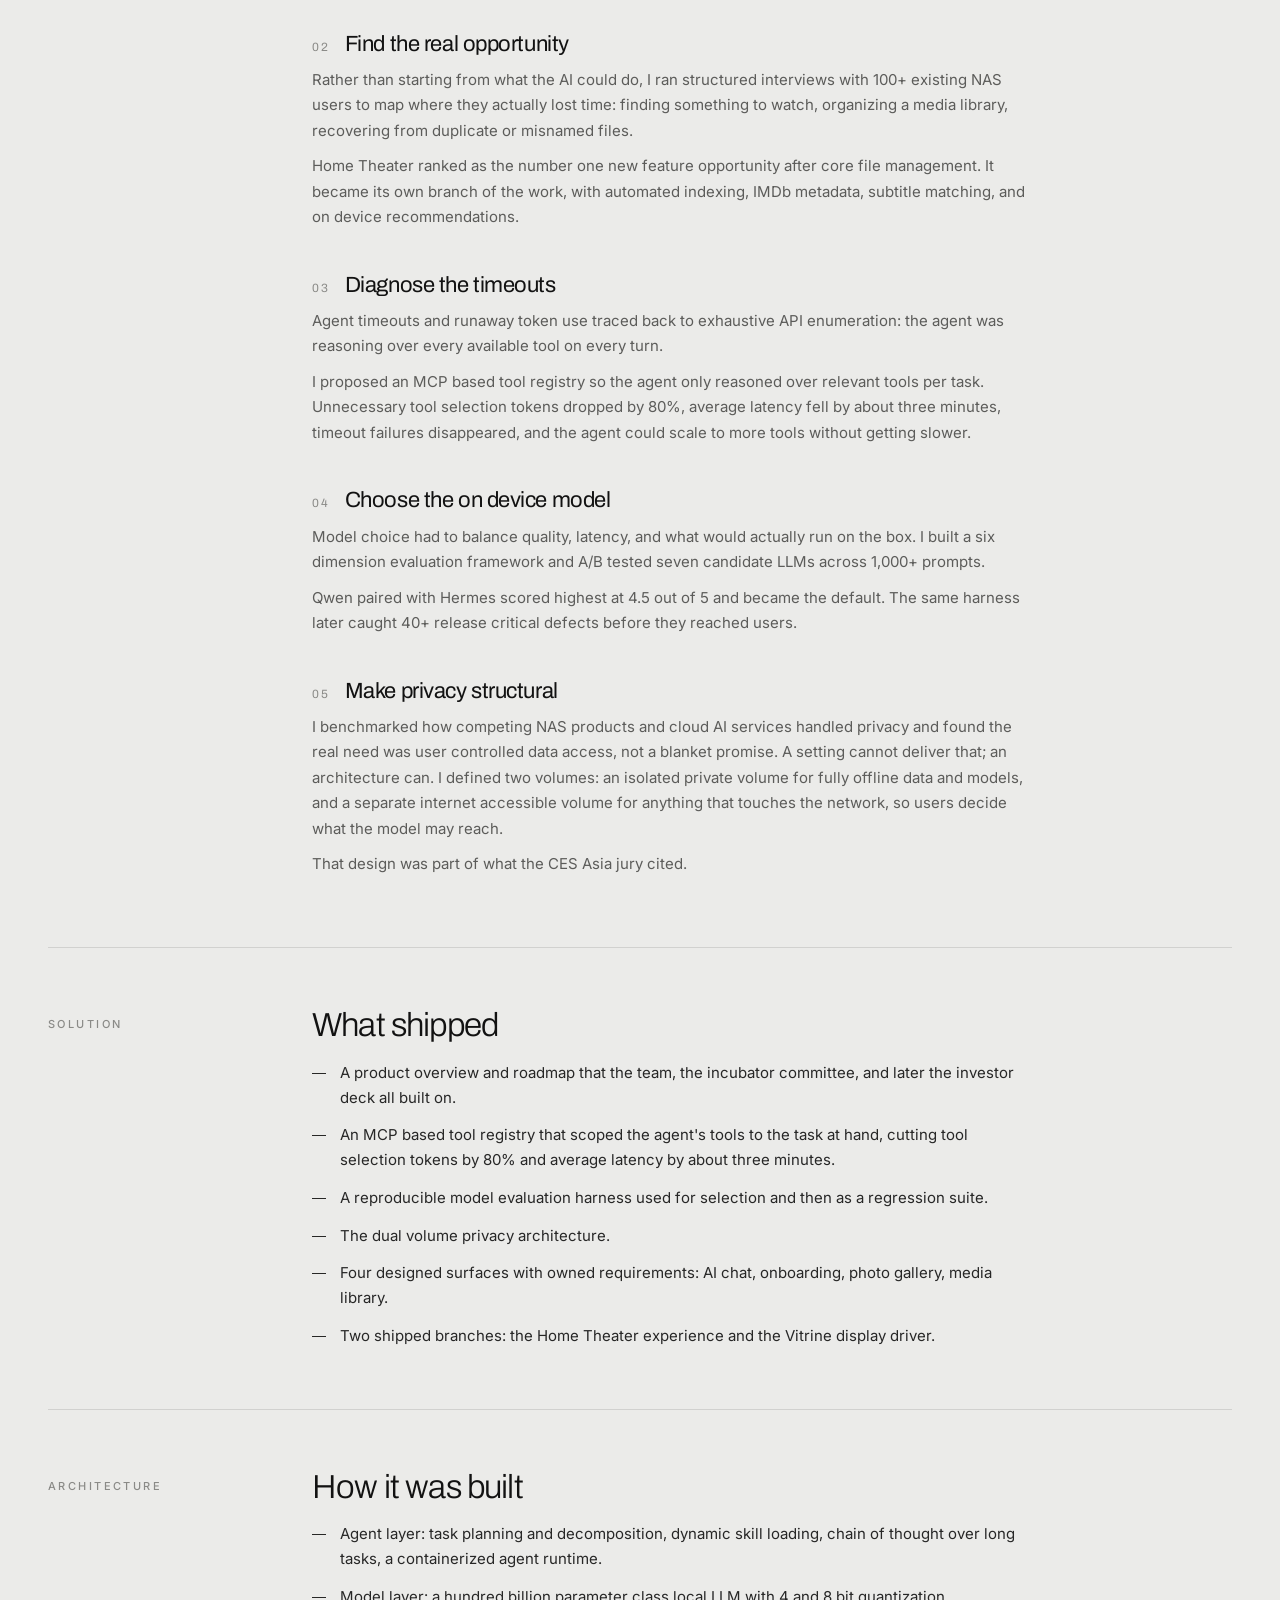
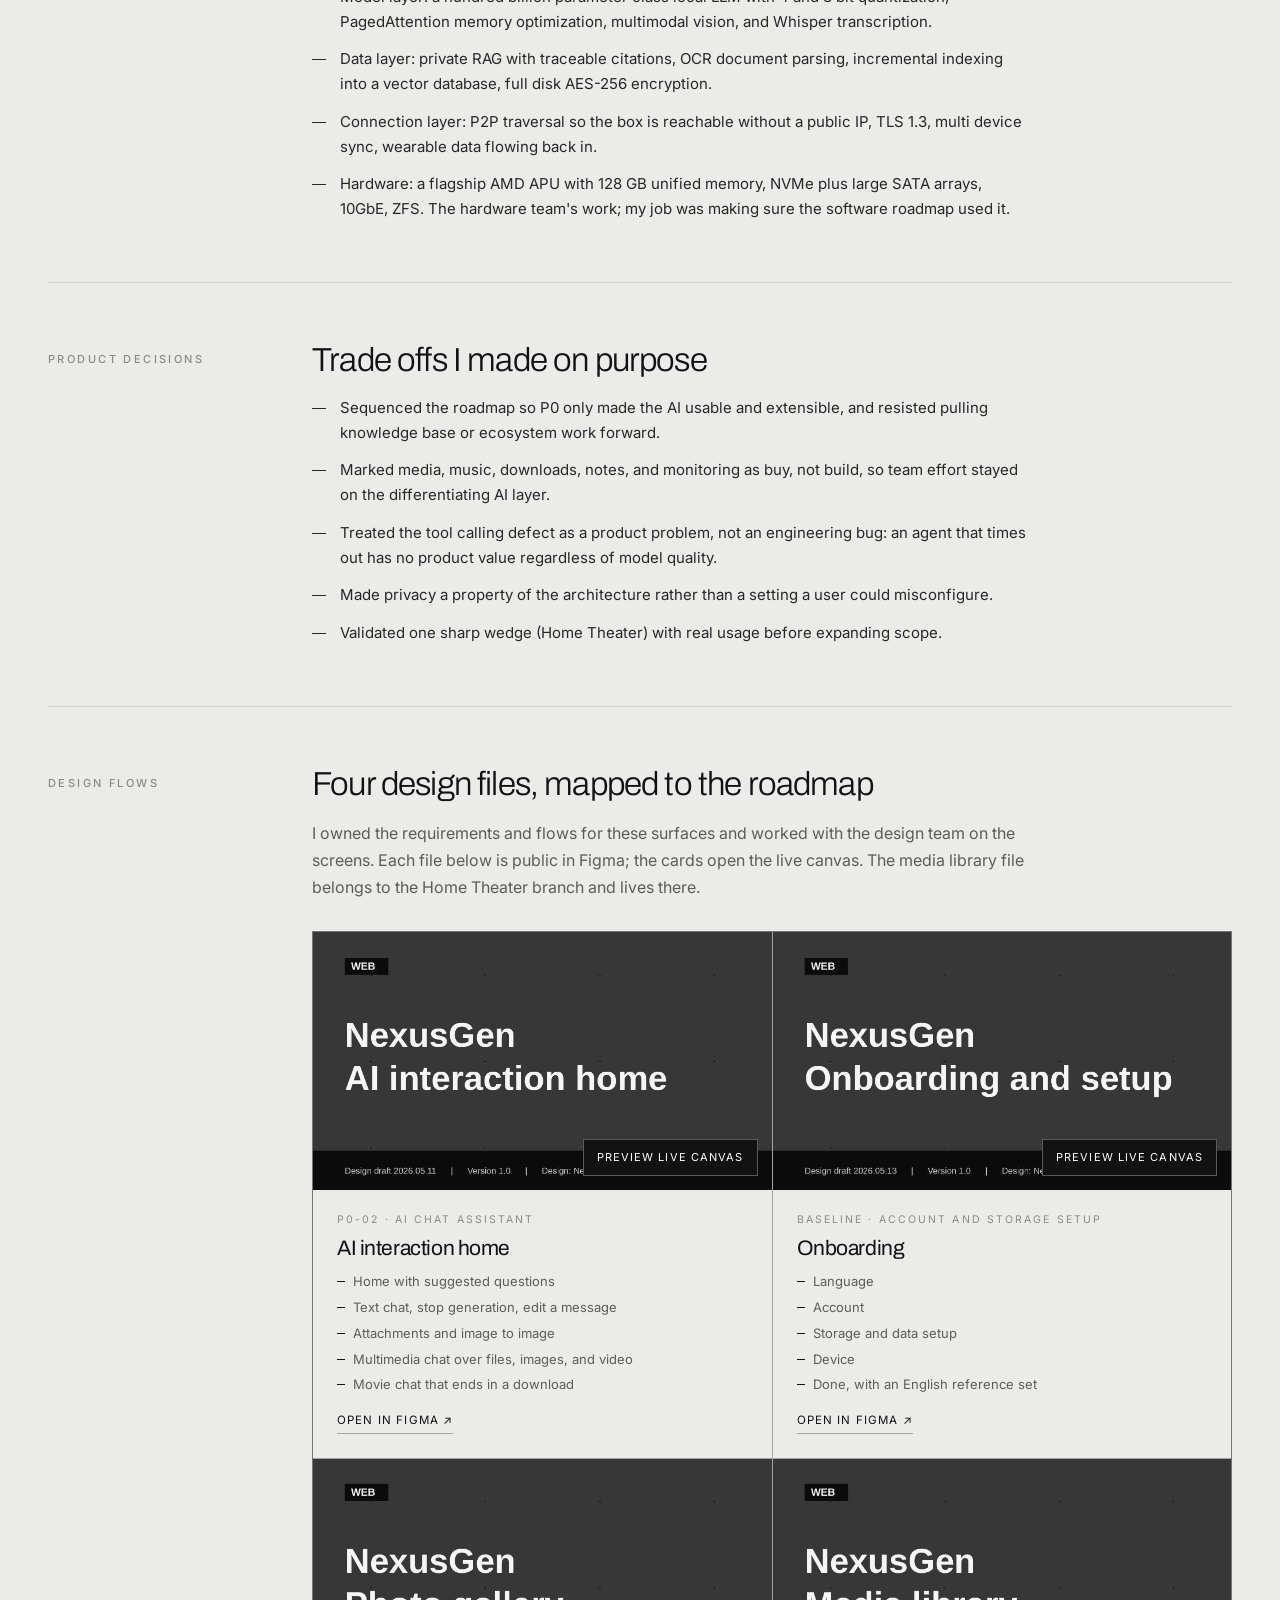
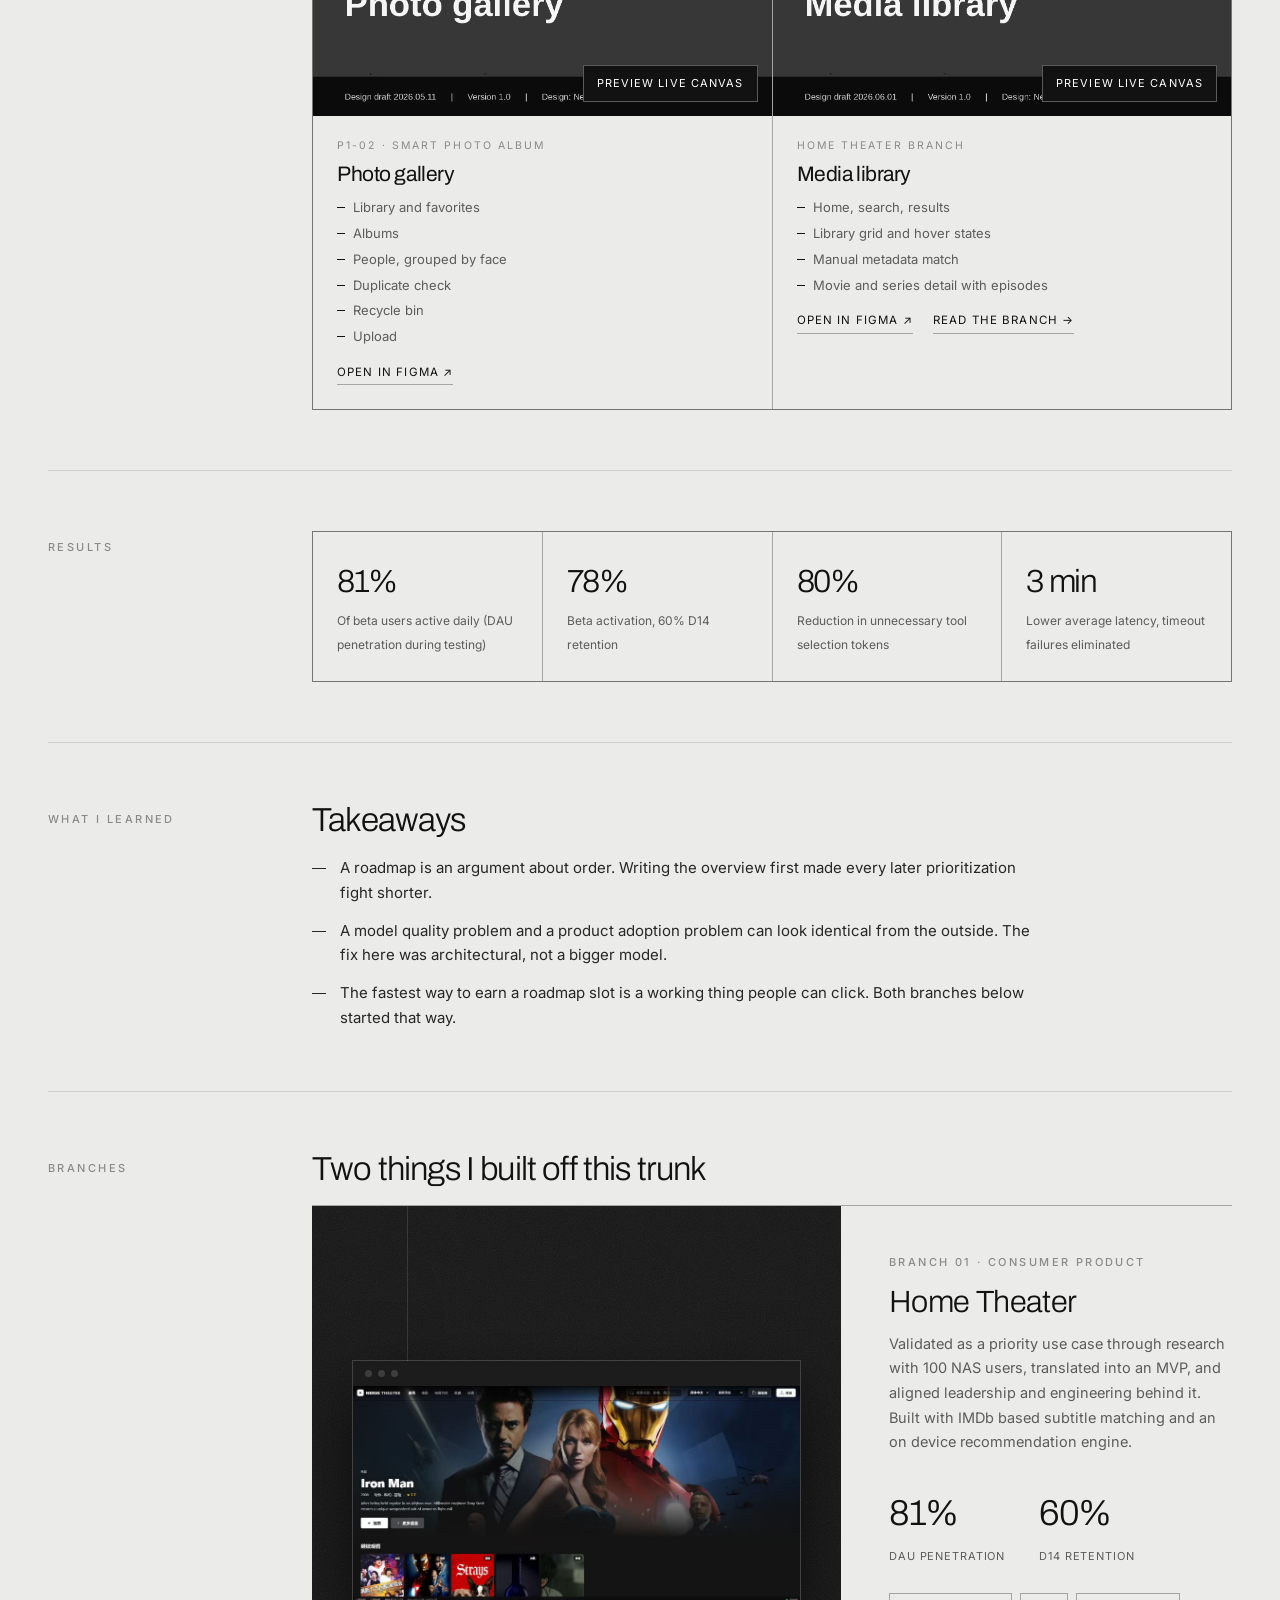
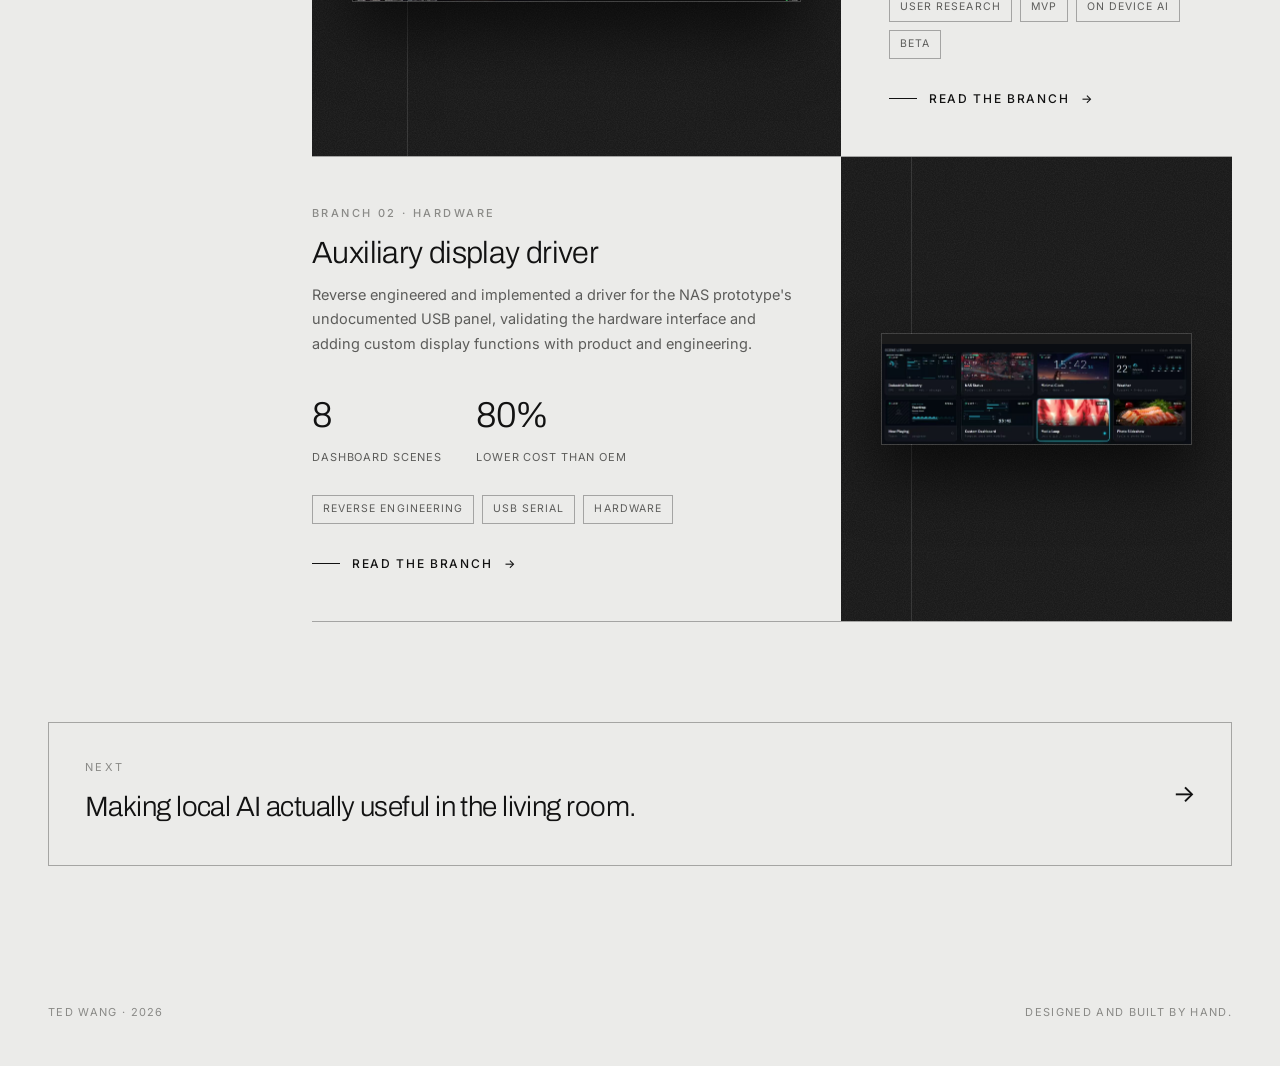
<file: work/nexus-gen.html>
<!DOCTYPE html>
<html lang="en">
<head>
  <meta charset="UTF-8" />
  <meta name="viewport" content="width=device-width, initial-scale=1.0" />
  <title>A private AI brain for the home. · Ted Wang</title>
  <meta name="description" content="Nexus Gen is a privacy first AI NAS: local models, agents, and storage in one box. I joined the 0 to 1 build inside Dreame's incubator, wrote the early PRD and twelve month roadmap, ran the user research, and shipped two of its surfaces with my own hands. The product won the CES Asia Best Innovation Award." />
  <link rel="canonical" href="https://tedwangzr.com/work/nexus-gen.html" />
  <link rel="icon" href="../favicon.svg" type="image/svg+xml" />
  <meta name="theme-color" content="#ebebe9" />
  <meta property="og:type" content="website" />
  <meta property="og:title" content="A private AI brain for the home. · Ted Wang" />
  <meta property="og:description" content="Nexus Gen is a privacy first AI NAS: local models, agents, and storage in one box. I joined the 0 to 1 build inside Dreame's incubator, wrote the early PRD and twelve month roadmap, ran the user research, and shipped two of its surfaces with my own hands. The product won the CES Asia Best Innovation Award." />
  <meta property="og:url" content="https://tedwangzr.com/work/nexus-gen.html" />
  <meta property="og:site_name" content="Ted Wang" />
  <meta property="og:image" content="https://tedwangzr.com/og.png" />
  <meta name="twitter:card" content="summary_large_image" />
  <meta name="twitter:title" content="A private AI brain for the home. · Ted Wang" />
  <meta name="twitter:description" content="Nexus Gen is a privacy first AI NAS: local models, agents, and storage in one box. I joined the 0 to 1 build inside Dreame's incubator, wrote the early PRD and twelve month roadmap, ran the user research, and shipped two of its surfaces with my own hands. The product won the CES Asia Best Innovation Award." />
  <meta name="twitter:image" content="https://tedwangzr.com/og.png" />
  <link rel="preconnect" href="https://fonts.googleapis.com" />
  <link rel="preconnect" href="https://fonts.gstatic.com" crossorigin />
  <link rel="stylesheet" href="https://fonts.googleapis.com/css2?family=Archivo:wght@300;400;500;600&family=Inter:wght@400;500;600&display=swap" />
  <link rel="stylesheet" href="../assets/styles.css?v=mttot1n8" />
  <script>
    (function () {
      try {
        var t = localStorage.getItem("theme");
        if (t === "dark" || t === "light") document.documentElement.setAttribute("data-theme", t);
      } catch (e) {}
    })();
  </script>
</head>
<body>
  <div class="grain"></div>
  
  <a class="skip-link" href="#main">Skip to content</a>
  <div class="nav-wrap">
    <nav id="nav">
      <a href="../index.html#top" class="brand"><span class="brand-mark"></span> Ted Wang</a>
      <div class="nav-links">
        <a href="../index.html#work">Work</a>
        <a href="../index.html#experience">Experience</a>
        <a href="../index.html#about">About</a>
        <a href="../resume.pdf">Resume</a>
        <a href="../index.html#contact">Contact</a>
        <a href="../index.html#contact" class="nav-cta">Let&rsquo;s talk</a>
        
        <button class="theme-toggle" id="theme-toggle" type="button" aria-label="Toggle dark mode">
          <svg class="icon-moon" viewBox="0 0 24 24" fill="none" stroke="currentColor" stroke-width="1.6"><path d="M20 14.5A8.5 8.5 0 1 1 9.5 4a7 7 0 0 0 10.5 10.5Z" stroke-linecap="round" stroke-linejoin="round"/></svg>
          <svg class="icon-sun" viewBox="0 0 24 24" fill="none" stroke="currentColor" stroke-width="1.6"><circle cx="12" cy="12" r="4.2"/><path d="M12 2.5v2.2M12 19.3v2.2M4.2 4.2l1.6 1.6M18.2 18.2l1.6 1.6M2.5 12h2.2M19.3 12h2.2M4.2 19.8l1.6-1.6M18.2 5.8l1.6-1.6" stroke-linecap="round"/></svg>
        </button>
      </div>
    </nav>
  </div>
  <main id="main">

  <header class="cs-header reveal">
    <a class="cs-back" href="../index.html#work">← Back to work</a>
    <div class="section-kicker">01 &nbsp;·&nbsp; Product Management · AI Infrastructure · 0 → 1</div>
    <h1>A private AI brain for the home.</h1>
    <p class="lede">Nexus Gen is a privacy first AI NAS: local models, agents, and storage in one box. I joined the 0 to 1 build inside Dreame's incubator, wrote the early PRD and twelve month roadmap, ran the user research, and shipped two of its surfaces with my own hands. The product won the CES Asia Best Innovation Award.</p>
    <div class="tags"><span class="tag">PRD</span><span class="tag">Roadmap</span><span class="tag">LLM</span><span class="tag">Agents</span><span class="tag">MCP</span><span class="tag">Privacy</span><span class="tag">Hardware</span><span class="tag">Go to market</span></div>
    
  </header>

  <div class="cs-visual-wrap reveal">
    <div class="cs-visual">
      
        <div class="product-stage">
          <div class="product-halo"></div>
          <img class="product-shot" src="../assets/img/nexusgen-device.png" alt="The NexusGen private AI server: a brushed aluminium cube with a top vent, power button, USB ports, and the NexusGen mark" loading="lazy" />
          <div class="product-caption">NexusGen · private AI server</div>
        </div>
    </div>
  </div>

  <div class="cs-body">

      <div class="cs-block reveal ">
        <div class="eyebrow2">Problem</div>
        <div>
          <div class="prose">
            <h2>What was not working</h2>
            <p>The company had a strong storage product and a strong hardware story, and a wide open question: what does AI actually do for someone who owns a NAS? Local AI systems were capable but hard to discover, unreliable at tool calling, and unclear in value. The agent could technically do a lot. Nobody could tell, and it kept timing out.</p>
          </div>
        </div>
      </div>

      <div class="cs-block reveal ">
        <div class="eyebrow2">Insight</div>
        <div>
          <div class="prose">
            <h2>What the user actually needed</h2>
            <p>Users did not want AI features. They wanted AI to remove friction from things they already cared about: media, files, photos, and privacy. The product had to disappear into an existing habit, not add a new one. That single insight decided the roadmap order.</p>
          </div>
        </div>
      </div>

      <div class="cs-block reveal wide">
        <div class="eyebrow2">The pitch</div>
        <div>
          <h2>Three reasons people were not using AI at home</h2>
          <p class="lead">The deck we pitched with framed the problem as three refusals. Each one had a structural answer, and the answers became the three pillars of the product.</p>
          <div class="thesis-grid">
            <div class="thesis-col">
              <div class="thesis-pain"><span class="strike">Can't afford it</span><p>Token bills keep growing, the big models keep raising prices, and the return is hard to control.</p></div>
              <div class="thesis-arrow" aria-hidden="true">↓</div>
              <div class="thesis-answer"><span>Local compute</span><p>One purchase, expand on demand, no per token billing, no vendor lock in. Long term cost stays flat.</p></div>
            </div>
            <div class="thesis-col">
              <div class="thesis-pain"><span class="strike">Don't dare use it</span><p>Uploading the family archive or the company's contracts to a cloud model felt like leaving core assets out in the open.</p></div>
              <div class="thesis-arrow" aria-hidden="true">↓</div>
              <div class="thesis-answer"><span>Local storage</span><p>Data never leaves the box. Sovereignty by construction, not by policy.</p></div>
            </div>
            <div class="thesis-col">
              <div class="thesis-pain"><span class="strike">Can't make it fit</span><p>AI capability rarely matches the actual scene. Deployment is slow, results are thin, and setup needs an engineer.</p></div>
              <div class="thesis-arrow" aria-hidden="true">↓</div>
              <div class="thesis-answer"><span>Skill Market</span><p>Packaged, shareable skills so expert workflows install like apps instead of being rebuilt per household.</p></div>
            </div>
          </div>
          <p class="positioning">Consumer NAS boxes can store your data but cannot run a model. Enterprise AI servers can run the model but nobody can afford one at home. Nexus Gen sits in the gap: consumer price, enterprise grade local inference, a hundred billion parameter model on the desk.</p>
        </div>
      </div>

      <div class="cs-block reveal wide">
        <div class="eyebrow2">The PRD</div>
        <div>
          <h2>One overview document, twenty one requirement docs, four phases</h2>
          <p class="lead">The first artifact I wrote was the product overview and roadmap. It set the vision, named the users, inventoried what already worked, drew the architecture, and then sequenced twelve months of work into phases with priorities and estimates. Every phase linked to its own detailed PRD.</p>

          <blockquote class="vision">Build a private cloud storage platform with an on device large model at its core. A NAS that stops being a passive network drive and becomes active intelligence: it understands your files, organizes your data, and automates your workflows, with every inference done locally and zero bytes uploaded.</blockquote>

          <div class="prd-sub">Differentiators</div>
          <ul class="bullets"><li>On device AI native: all inference on local GPU or NPU, no cloud API, no privacy exposure</li><li>Agent driven: understand intent, plan steps, execute, report back, instead of just searching files</li><li>Private knowledge base: RAG over the user's own files, personal or team</li><li>Open ecosystem: an agent plugin market plus a Docker app store, community driven</li></ul>

          <div class="prd-sub">Who it is for</div>
          <div class="personas"><div class="persona"><h4>Core: technical individuals</h4><div class="who">Developers, designers, data scientists, AI enthusiasts</div><p>Data scattered across cloud drives and local disks, AI tools that demand uploads, no unified personal knowledge management</p></div><div class="persona"><h4>Expansion: small teams</h4><div class="who">Studios and research groups of 3 to 20</div><p>Commercial NAS has no AI, cloud collaboration tools leak control of data, team knowledge never settles anywhere</p></div><div class="persona"><h4>Later: small and mid sized business</h4><div class="who">IT departments of 50 to 200 people</div><p>Compliance demands, AI that has to be private, multi site sync</p></div></div>

          <div class="prd-sub">Already working when I arrived</div>
          <div class="chips"><span class="chip">ZFS pool management with snapshots and RAID</span><span class="chip">Remote tunnel access without a public IP</span><span class="chip">SMB and WebDAV sharing</span><span class="chip">Accounts and team management</span><span class="chip">Basic semantic search over files and images</span></div>

          <div class="prd-sub">The four phases</div>
          <div class="roadmap">
              <div class="phase">
                <div class="phase-head"><span class="phase-id">P0</span><span class="phase-window">Month 1</span></div>
                <div class="phase-goal">Make the AI usable, make the system extensible</div>
                <ul><li>Local model inference engine management</li><li>AI chat assistant interface</li><li>Smart file assistant agent</li><li>Docker app management platform</li><li>Richer in browser file preview</li></ul>
              </div>
              <div class="phase">
                <div class="phase-head"><span class="phase-id">P1</span><span class="phase-window">Months 2 to 3</span></div>
                <div class="phase-goal">Multimodal AI everywhere, close the knowledge loop</div>
                <ul><li>Multimodal AI capability platform</li><li>Smart photo album</li><li>Knowledge base with RAG</li><li>Automation workflow engine</li><li>Monitoring and smart alerts</li><li>Mobile app v1</li></ul>
              </div>
              <div class="phase">
                <div class="phase-head"><span class="phase-id">P2</span><span class="phase-window">Months 4 to 6</span></div>
                <div class="phase-goal">Open the agent ecosystem, first enterprise capabilities</div>
                <ul><li>Agent plugin system and market</li><li>Multi device sync</li><li>AI security audit and compliance</li><li>Advanced backup and disaster recovery</li><li>Third party cloud storage gateway</li></ul>
              </div>
              <div class="phase">
                <div class="phase-head"><span class="phase-id">P3</span><span class="phase-window">Months 7 to 12</span></div>
                <div class="phase-goal">From product to platform, build the developer ecosystem</div>
                <ul><li>AI development platform (Model Studio)</li><li>Multi NAS cluster management</li><li>Enterprise permissions and audit</li><li>Open API and developer portal</li><li>Edge compute and IoT integration</li></ul>
              </div>
          </div>

          <div class="prd-sub">Architecture</div>
          <div class="prd-layers"><div class="prd-layer"><span>Clients</span><em>Web (React), mobile, desktop, CLI</em></div><div class="prd-layer"><span>Gateway</span><em>Reverse proxy and TLS</em></div><div class="prd-layer"><span>Services</span><em>Files, users, sharing, system, AI inference, agent orchestration, knowledge base RAG</em></div><div class="prd-layer"><span>AI engine</span><em>LLM runtime (llama.cpp, vLLM, Ollama), embedding service, vision and audio models</em></div><div class="prd-layer"><span>Storage and infra</span><em>ZFS pools, PostgreSQL metadata, Redis queues, vector DB, Docker runtime, GPU/NPU drivers</em></div></div>

          <div class="prd-sub">Buy, don&rsquo;t build</div>
          <p class="prd-p">Media, music, downloads, notes, passwords, code hosting, and monitoring were explicitly marked as buy, not build: Jellyfin, Navidrome, qBittorrent, Outline, Vaultwarden, Gitea, Grafana, all deployed through the Docker platform so the team's own effort stayed on the AI layer.</p>

          <div class="prd-sub">Non functional bar</div>
          <div class="chips"><span class="chip">First token under 2 seconds on a 7B model</span><span class="chip">Semantic search under 3 seconds across 100K files</span><span class="chip">Web UI first paint under 2 seconds</span><span class="chip">20 concurrent users</span><span class="chip">99.9% availability, ZFS integrity checks</span><span class="chip">x86 and ARM, CUDA, ROCm, Metal</span></div>
        </div>
      </div>

      <div class="cs-block reveal ">
        <div class="eyebrow2">My role</div>
        <div>
          <h2>What I owned</h2>
          <ul class="bullets">
            <li>Wrote the product overview PRD and the twelve month roadmap: vision, personas, baseline inventory, architecture, four phases with priorities and estimates, and the buy versus build decisions.</li>
            <li>Interviewed 100 NAS users and ranked Home Theater as the number one new feature opportunity after core file management, then used the same research to order the roadmap phases.</li>
            <li>Owned the roadmap for the AI NAS unit inside a company wide incubator, competing with roughly one hundred internal projects for investment.</li>
            <li>Owned model selection for the on device agent through a six dimension evaluation and A/B tests of seven LLMs across 1,000+ prompts.</li>
            <li>Diagnosed the agent's timeout defect and drove the move to an MCP based tool registry: 80% fewer unnecessary tool selection tokens, roughly three minutes off average latency, timeout failures eliminated.</li>
            <li>Benchmarked competing NAS and cloud AI privacy models, identified user controlled data access as a key need, and defined the dual volume privacy architecture separating local and internet accessible data. It became a key differentiator behind the CES Asia 2026 Innovation Award.</li>
            <li>Owned requirements and flows for the AI chat, onboarding, photo gallery, and media library surfaces, working with two designers.</li>
            <li>Built two surfaces myself: the Home Theater prototype and the Vitrine display driver. Each has its own page.</li>
          </ul>
        </div>
      </div>

      <div class="cs-block reveal ">
        <div class="eyebrow2">Constraints</div>
        <div>
          <h2>What had to be true</h2>
          <ul class="bullets">
            <li>Everything had to run acceptably on consumer hardware, not a cloud GPU cluster.</li>
            <li>Privacy was a stated pillar of the pitch, not a compliance checkbox. The architecture had to hold up under real scrutiny.</li>
            <li>The agent's tool registry was growing faster than its ability to reason about which tool to call, and every added integration made timeouts more likely.</li>
            <li>The team was small and the incubator clock was short. Anything that could be bought or deployed from open source had to be.</li>
          </ul>
        </div>
      </div>

      <div class="cs-block reveal ">
        <div class="eyebrow2">Decision process</div>
        <div>
          <div class="decision-steps">
          
            <div class="decision-step">
              <div class="step-head"><span class="step-idx">01</span><h3>Write the map before the features</h3></div>
              <p>Before any feature work I wrote the overview document: who the product is for, what already works, what the architecture looks like, and what happens in each of four phases. Twenty one detailed PRDs hung off it.</p>
              <p>The point was less the document than the argument it forced: P0 had to make AI usable and the system extensible, nothing else. Multimodal and knowledge work waited for P1. Ecosystem waited for P2. Platform waited for P3.</p>
            </div>
            <div class="decision-step">
              <div class="step-head"><span class="step-idx">02</span><h3>Find the real opportunity</h3></div>
              <p>Rather than starting from what the AI could do, I ran structured interviews with 100+ existing NAS users to map where they actually lost time: finding something to watch, organizing a media library, recovering from duplicate or misnamed files.</p>
              <p>Home Theater ranked as the number one new feature opportunity after core file management. It became its own branch of the work, with automated indexing, IMDb metadata, subtitle matching, and on device recommendations.</p>
            </div>
            <div class="decision-step">
              <div class="step-head"><span class="step-idx">03</span><h3>Diagnose the timeouts</h3></div>
              <p>Agent timeouts and runaway token use traced back to exhaustive API enumeration: the agent was reasoning over every available tool on every turn.</p>
              <p>I proposed an MCP based tool registry so the agent only reasoned over relevant tools per task. Unnecessary tool selection tokens dropped by 80%, average latency fell by about three minutes, timeout failures disappeared, and the agent could scale to more tools without getting slower.</p>
            </div>
            <div class="decision-step">
              <div class="step-head"><span class="step-idx">04</span><h3>Choose the on device model</h3></div>
              <p>Model choice had to balance quality, latency, and what would actually run on the box. I built a six dimension evaluation framework and A/B tested seven candidate LLMs across 1,000+ prompts.</p>
              <p>Qwen paired with Hermes scored highest at 4.5 out of 5 and became the default. The same harness later caught 40+ release critical defects before they reached users.</p>
            </div>
            <div class="decision-step">
              <div class="step-head"><span class="step-idx">05</span><h3>Make privacy structural</h3></div>
              <p>I benchmarked how competing NAS products and cloud AI services handled privacy and found the real need was user controlled data access, not a blanket promise. A setting cannot deliver that; an architecture can. I defined two volumes: an isolated private volume for fully offline data and models, and a separate internet accessible volume for anything that touches the network, so users decide what the model may reach.</p>
              <p>That design was part of what the CES Asia jury cited.</p>
            </div>
          </div>
        </div>
      </div>


      <div class="cs-block reveal ">
        <div class="eyebrow2">Solution</div>
        <div>
          <h2>What shipped</h2>
          <ul class="bullets">
            <li>A product overview and roadmap that the team, the incubator committee, and later the investor deck all built on.</li>
            <li>An MCP based tool registry that scoped the agent's tools to the task at hand, cutting tool selection tokens by 80% and average latency by about three minutes.</li>
            <li>A reproducible model evaluation harness used for selection and then as a regression suite.</li>
            <li>The dual volume privacy architecture.</li>
            <li>Four designed surfaces with owned requirements: AI chat, onboarding, photo gallery, media library.</li>
            <li>Two shipped branches: the Home Theater experience and the Vitrine display driver.</li>
          </ul>
        </div>
      </div>


      <div class="cs-block reveal ">
        <div class="eyebrow2">Architecture</div>
        <div>
          <h2>How it was built</h2>
          <ul class="bullets">
            <li>Agent layer: task planning and decomposition, dynamic skill loading, chain of thought over long tasks, a containerized agent runtime.</li>
            <li>Model layer: a hundred billion parameter class local LLM with 4 and 8 bit quantization, PagedAttention memory optimization, multimodal vision, and Whisper transcription.</li>
            <li>Data layer: private RAG with traceable citations, OCR document parsing, incremental indexing into a vector database, full disk AES-256 encryption.</li>
            <li>Connection layer: P2P traversal so the box is reachable without a public IP, TLS 1.3, multi device sync, wearable data flowing back in.</li>
            <li>Hardware: a flagship AMD APU with 128 GB unified memory, NVMe plus large SATA arrays, 10GbE, ZFS. The hardware team's work; my job was making sure the software roadmap used it.</li>
          </ul>
        </div>
      </div>


      <div class="cs-block reveal ">
        <div class="eyebrow2">Product decisions</div>
        <div>
          <h2>Trade offs I made on purpose</h2>
          <ul class="bullets">
            <li>Sequenced the roadmap so P0 only made the AI usable and extensible, and resisted pulling knowledge base or ecosystem work forward.</li>
            <li>Marked media, music, downloads, notes, and monitoring as buy, not build, so team effort stayed on the differentiating AI layer.</li>
            <li>Treated the tool calling defect as a product problem, not an engineering bug: an agent that times out has no product value regardless of model quality.</li>
            <li>Made privacy a property of the architecture rather than a setting a user could misconfigure.</li>
            <li>Validated one sharp wedge (Home Theater) with real usage before expanding scope.</li>
          </ul>
        </div>
      </div>

      <div class="cs-block reveal wide">
        <div class="eyebrow2">Design flows</div>
        <div>
          <h2>Four design files, mapped to the roadmap</h2>
          <p class="lead">I owned the requirements and flows for these surfaces and worked with the design team on the screens. Each file below is public in Figma; the cards open the live canvas. The media library file belongs to the Home Theater branch and lives there.</p>
          <div class="figma-grid">
            <div class="figma-card">
              <div class="figma-media" data-embed="https://embed.figma.com/design/NdaMNxFcgwTJZp3bY4bl8r/x?node-id=156-2&amp;embed-host=share&amp;theme=light">
                <img src="../assets/img/figma/ai-home.webp" alt="Cover of the AI interaction home design file" loading="lazy" />
                <button type="button" class="figma-play" aria-label="Load the live Figma canvas for AI interaction home">Preview live canvas</button>
              </div>
              <div class="figma-copy">
                <div class="figma-maps">P0-02 · AI chat assistant</div>
                <h4>AI interaction home</h4>
                <ul class="flows"><li>Home with suggested questions</li><li>Text chat, stop generation, edit a message</li><li>Attachments and image to image</li><li>Multimedia chat over files, images, and video</li><li>Movie chat that ends in a download</li></ul>
                <div class="figma-links">
                  <a href="https://www.figma.com/design/NdaMNxFcgwTJZp3bY4bl8r/AI%E4%BA%A4%E4%BA%92%E9%A6%96%E9%A1%B5?node-id=156-2&amp;t=pkU7VSPTwB11GRZ5-1" target="_blank" rel="noreferrer">Open in Figma ↗</a>
                  
                </div>
              </div>
            </div>
            <div class="figma-card">
              <div class="figma-media" data-embed="https://embed.figma.com/design/5JQ9v8Ub2PmjpGuZ48UbcG/x?node-id=1-22&amp;embed-host=share&amp;theme=light">
                <img src="../assets/img/figma/onboarding.webp" alt="Cover of the Onboarding design file" loading="lazy" />
                <button type="button" class="figma-play" aria-label="Load the live Figma canvas for Onboarding">Preview live canvas</button>
              </div>
              <div class="figma-copy">
                <div class="figma-maps">Baseline · account and storage setup</div>
                <h4>Onboarding</h4>
                <ul class="flows"><li>Language</li><li>Account</li><li>Storage and data setup</li><li>Device</li><li>Done, with an English reference set</li></ul>
                <div class="figma-links">
                  <a href="https://www.figma.com/design/5JQ9v8Ub2PmjpGuZ48UbcG/%E5%88%9D%E5%A7%8B%E5%8C%96%E9%A1%B5%E9%9D%A2?node-id=1-22&amp;t=n0wwUIYRQfuouuxm-1" target="_blank" rel="noreferrer">Open in Figma ↗</a>
                  
                </div>
              </div>
            </div>
            <div class="figma-card">
              <div class="figma-media" data-embed="https://embed.figma.com/design/ul6LY7JtgOvPm771qtNb3y/x?node-id=0-1&amp;embed-host=share&amp;theme=light">
                <img src="../assets/img/figma/photo-gallery.webp" alt="Cover of the Photo gallery design file" loading="lazy" />
                <button type="button" class="figma-play" aria-label="Load the live Figma canvas for Photo gallery">Preview live canvas</button>
              </div>
              <div class="figma-copy">
                <div class="figma-maps">P1-02 · Smart photo album</div>
                <h4>Photo gallery</h4>
                <ul class="flows"><li>Library and favorites</li><li>Albums</li><li>People, grouped by face</li><li>Duplicate check</li><li>Recycle bin</li><li>Upload</li></ul>
                <div class="figma-links">
                  <a href="https://www.figma.com/design/ul6LY7JtgOvPm771qtNb3y/%E5%9B%BE%E5%BA%93%E7%9B%B8%E5%86%8C?node-id=0-1&amp;t=N3zL2rkBIs5WrO4f-1" target="_blank" rel="noreferrer">Open in Figma ↗</a>
                  
                </div>
              </div>
            </div>
            <div class="figma-card">
              <div class="figma-media" data-embed="https://embed.figma.com/design/hDRy7HSxikzFZVtqVoGJQE/x?node-id=0-1&amp;embed-host=share&amp;theme=light">
                <img src="../assets/img/figma/media-library.webp" alt="Cover of the Media library design file" loading="lazy" />
                <button type="button" class="figma-play" aria-label="Load the live Figma canvas for Media library">Preview live canvas</button>
              </div>
              <div class="figma-copy">
                <div class="figma-maps">Home Theater branch</div>
                <h4>Media library</h4>
                <ul class="flows"><li>Home, search, results</li><li>Library grid and hover states</li><li>Manual metadata match</li><li>Movie and series detail with episodes</li></ul>
                <div class="figma-links">
                  <a href="https://www.figma.com/design/hDRy7HSxikzFZVtqVoGJQE/%E5%BD%B1%E9%9F%B3%E5%BA%93%E9%A6%96%E9%A1%B5?node-id=0-1&amp;p=f&amp;t=VRkrS9Gejz85vMoD-0" target="_blank" rel="noreferrer">Open in Figma ↗</a>
                  <a class="figma-branch" href="home-theater.html">Read the branch →</a>
                </div>
              </div>
            </div>
          </div>
        </div>
      </div>

      <div class="cs-block reveal ">
        <div class="eyebrow2">Results</div>
        <div>
          <div class="cs-metrics">
            <div class="cs-metric"><strong>81%</strong><span>Of beta users active daily (DAU penetration during testing)</span></div>
            <div class="cs-metric"><strong>78%</strong><span>Beta activation, 60% D14 retention</span></div>
            <div class="cs-metric"><strong>80%</strong><span>Reduction in unnecessary tool selection tokens</span></div>
            <div class="cs-metric"><strong>3 min</strong><span>Lower average latency, timeout failures eliminated</span></div>
          </div>
        </div>
      </div>

      <div class="cs-block reveal ">
        <div class="eyebrow2">What I learned</div>
        <div>
          <h2>Takeaways</h2>
          <ul class="bullets">
            <li>A roadmap is an argument about order. Writing the overview first made every later prioritization fight shorter.</li>
            <li>A model quality problem and a product adoption problem can look identical from the outside. The fix here was architectural, not a bigger model.</li>
            <li>The fastest way to earn a roadmap slot is a working thing people can click. Both branches below started that way.</li>
          </ul>
        </div>
      </div>

      <div class="cs-block reveal wide">
        <div class="eyebrow2">Branches</div>
        <div>
          <h2>Two things I built off this trunk</h2>
          
        <div class="showcase">
          
          <div class="showcase-list">
          <a class="showcase-card reveal" href="home-theater.html" data-tilt>
            <div class="sc-media">
              <div class="sc-frame"><div class="frame-bar"><span></span><span></span><span></span></div>
                <div class="sc-img"><img src="../assets/img/home-theater-hero.jpg" alt="" loading="lazy" /></div>
              </div>
              <div class="sc-sheen"></div>
            </div>
            <div class="sc-copy">
              <div class="branch-label">Branch 01 · Consumer product</div>
              <h3>Home Theater</h3>
              <p>Validated as a priority use case through research with 100 NAS users, translated into an MVP, and aligned leadership and engineering behind it. Built with IMDb based subtitle matching and an on device recommendation engine.</p>
              <div class="sc-stats"><div class="sc-stat"><strong>81%</strong><span>DAU penetration</span></div><div class="sc-stat"><strong>60%</strong><span>D14 retention</span></div></div>
              <div class="tags"><span class="tag">User research</span><span class="tag">MVP</span><span class="tag">On device AI</span><span class="tag">Beta</span></div>
              <span class="sc-go">Read the branch <i>→</i></span>
            </div>
          </a>

          <a class="showcase-card reveal flip" href="vitrine-display.html" data-tilt>
            <div class="sc-media">
              <div class="sc-frame"><div class="frame-bar panel"></div>
                <div class="sc-img"><img src="../assets/img/vitrine-scene-library.jpg" alt="" loading="lazy" /></div>
              </div>
              <div class="sc-sheen"></div>
            </div>
            <div class="sc-copy">
              <div class="branch-label">Branch 02 · Hardware</div>
              <h3>Auxiliary display driver</h3>
              <p>Reverse engineered and implemented a driver for the NAS prototype's undocumented USB panel, validating the hardware interface and adding custom display functions with product and engineering.</p>
              <div class="sc-stats"><div class="sc-stat"><strong>8</strong><span>Dashboard scenes</span></div><div class="sc-stat"><strong>80%</strong><span>Lower cost than OEM</span></div></div>
              <div class="tags"><span class="tag">Reverse engineering</span><span class="tag">USB serial</span><span class="tag">Hardware</span></div>
              <span class="sc-go">Read the branch <i>→</i></span>
            </div>
          </a>
          </div>
        </div>
        </div>
      </div>
  </div>

  <div class="cs-next reveal">
    <a href="home-theater.html">
      <div>
        <div class="lbl">Next</div>
        <div class="title">Making local AI actually useful in the living room.</div>
      </div>
      <span class="go">→</span>
    </a>
  </div>
  </main>
  
  <footer>
    <span>Ted Wang · 2026</span>
    <span>Designed and built by hand.</span>
  </footer>
  <script src="../assets/main.js?v=mttot1n8"></script>
</body>
</html>
</file>
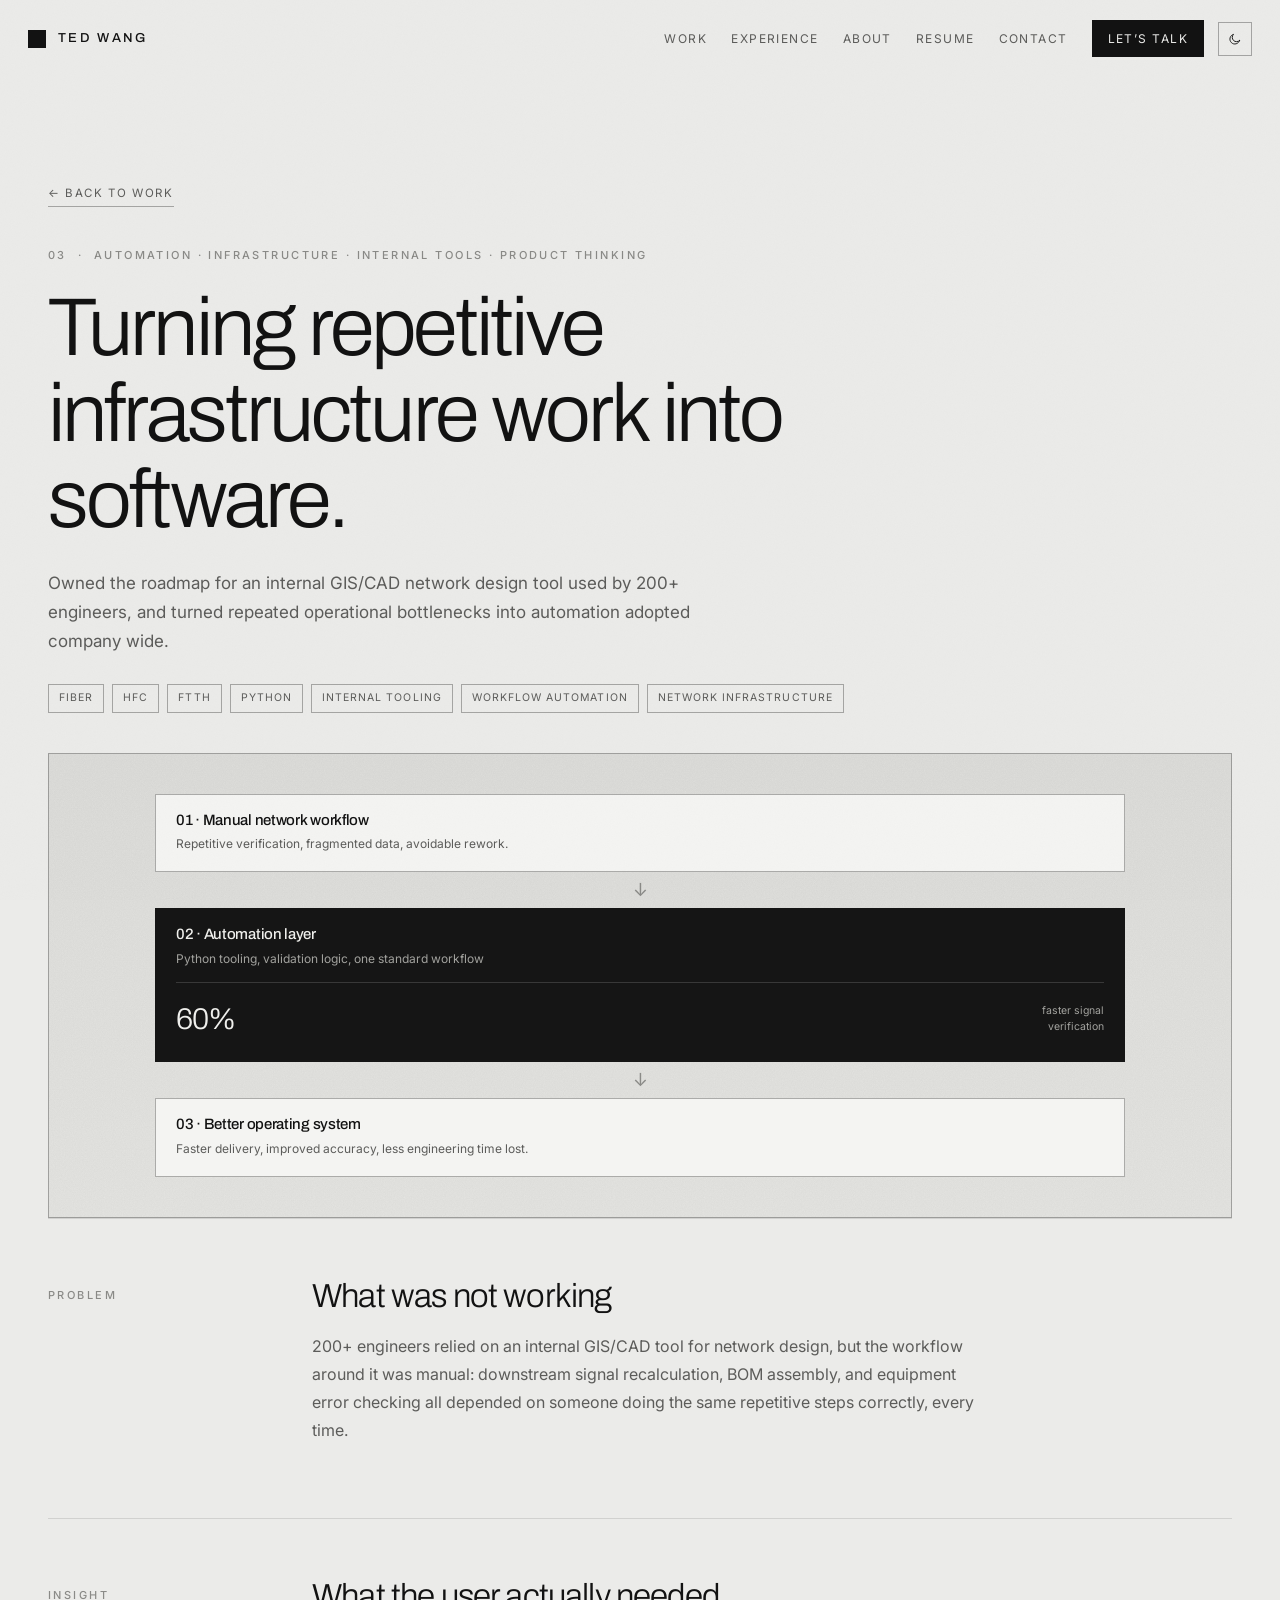
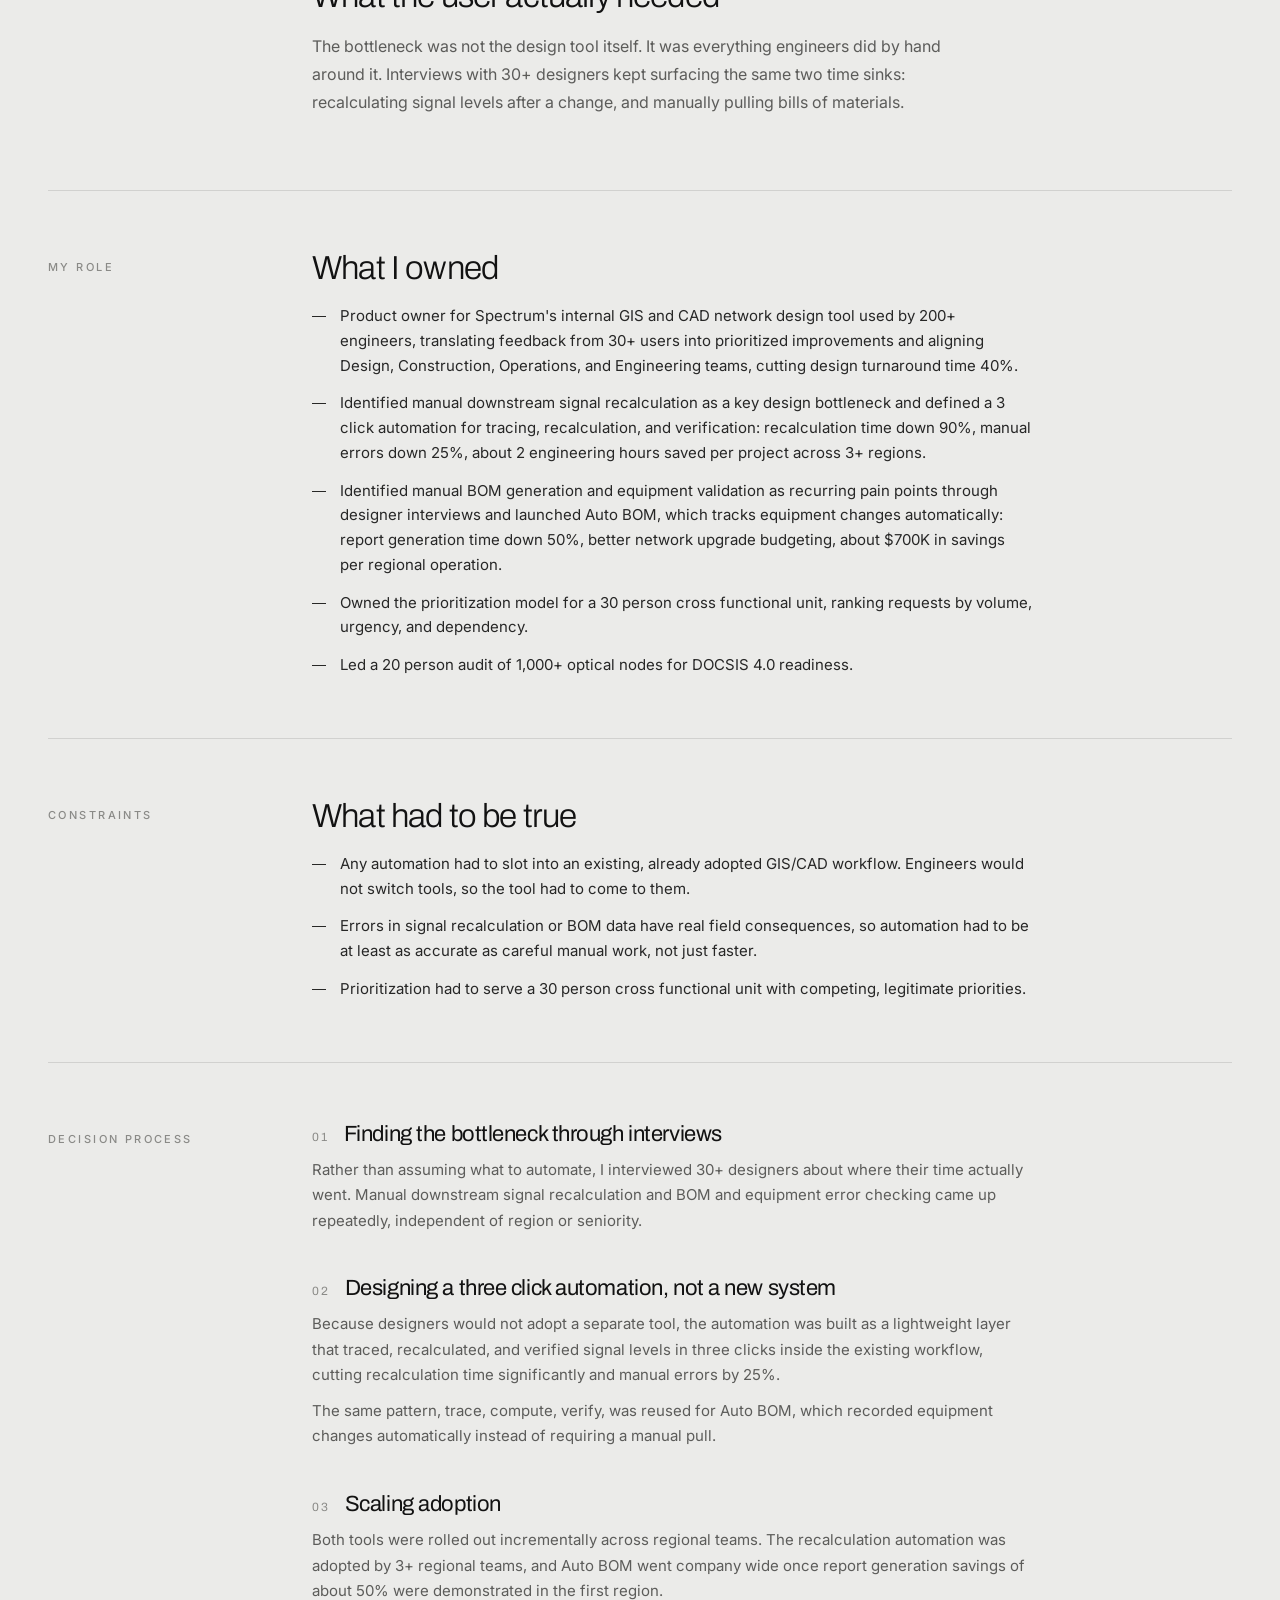
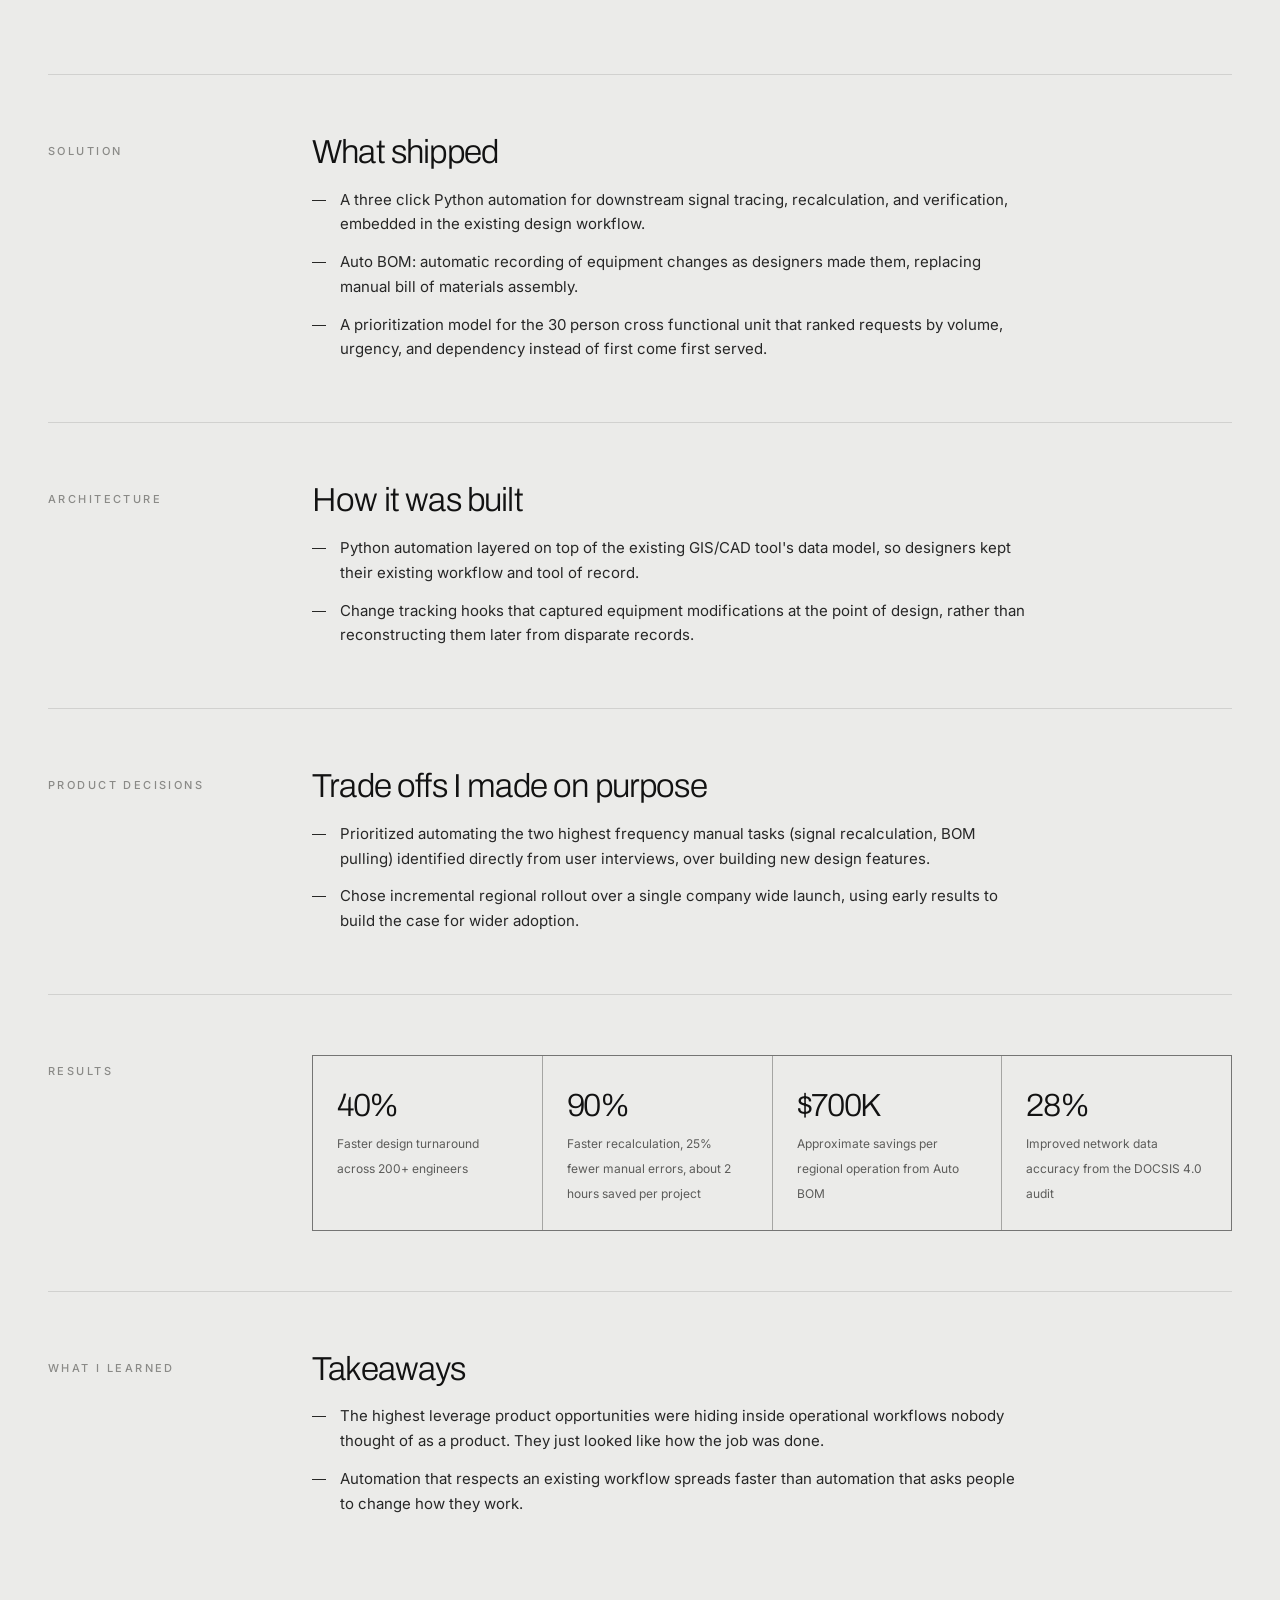
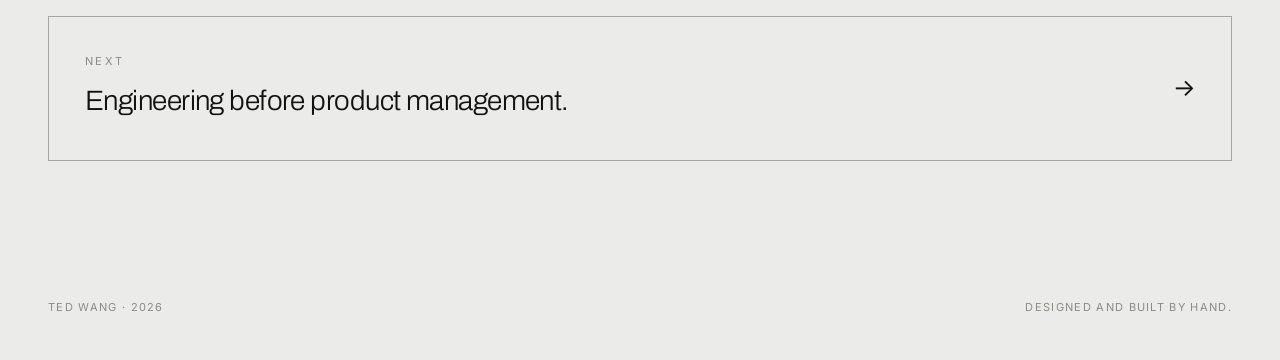
<file: work/spectrum-network-automation.html>
<!DOCTYPE html>
<html lang="en">
<head>
  <meta charset="UTF-8" />
  <meta name="viewport" content="width=device-width, initial-scale=1.0" />
  <title>Turning repetitive infrastructure work into software. · Ted Wang</title>
  <meta name="description" content="Owned the roadmap for an internal GIS/CAD network design tool used by 200+ engineers, and turned repeated operational bottlenecks into automation adopted company wide." />
  <link rel="canonical" href="https://tedwangzr.com/work/spectrum-network-automation.html" />
  <link rel="icon" href="../favicon.svg" type="image/svg+xml" />
  <meta name="theme-color" content="#ebebe9" />
  <meta property="og:type" content="website" />
  <meta property="og:title" content="Turning repetitive infrastructure work into software. · Ted Wang" />
  <meta property="og:description" content="Owned the roadmap for an internal GIS/CAD network design tool used by 200+ engineers, and turned repeated operational bottlenecks into automation adopted company wide." />
  <meta property="og:url" content="https://tedwangzr.com/work/spectrum-network-automation.html" />
  <meta property="og:site_name" content="Ted Wang" />
  <meta property="og:image" content="https://tedwangzr.com/og.png" />
  <meta name="twitter:card" content="summary_large_image" />
  <meta name="twitter:title" content="Turning repetitive infrastructure work into software. · Ted Wang" />
  <meta name="twitter:description" content="Owned the roadmap for an internal GIS/CAD network design tool used by 200+ engineers, and turned repeated operational bottlenecks into automation adopted company wide." />
  <meta name="twitter:image" content="https://tedwangzr.com/og.png" />
  <link rel="preconnect" href="https://fonts.googleapis.com" />
  <link rel="preconnect" href="https://fonts.gstatic.com" crossorigin />
  <link rel="stylesheet" href="https://fonts.googleapis.com/css2?family=Archivo:wght@300;400;500;600&family=Inter:wght@400;500;600&display=swap" />
  <link rel="stylesheet" href="../assets/styles.css?v=mttot1n8" />
  <script>
    (function () {
      try {
        var t = localStorage.getItem("theme");
        if (t === "dark" || t === "light") document.documentElement.setAttribute("data-theme", t);
      } catch (e) {}
    })();
  </script>
</head>
<body>
  <div class="grain"></div>
  
  <a class="skip-link" href="#main">Skip to content</a>
  <div class="nav-wrap">
    <nav id="nav">
      <a href="../index.html#top" class="brand"><span class="brand-mark"></span> Ted Wang</a>
      <div class="nav-links">
        <a href="../index.html#work">Work</a>
        <a href="../index.html#experience">Experience</a>
        <a href="../index.html#about">About</a>
        <a href="../resume.pdf">Resume</a>
        <a href="../index.html#contact">Contact</a>
        <a href="../index.html#contact" class="nav-cta">Let&rsquo;s talk</a>
        
        <button class="theme-toggle" id="theme-toggle" type="button" aria-label="Toggle dark mode">
          <svg class="icon-moon" viewBox="0 0 24 24" fill="none" stroke="currentColor" stroke-width="1.6"><path d="M20 14.5A8.5 8.5 0 1 1 9.5 4a7 7 0 0 0 10.5 10.5Z" stroke-linecap="round" stroke-linejoin="round"/></svg>
          <svg class="icon-sun" viewBox="0 0 24 24" fill="none" stroke="currentColor" stroke-width="1.6"><circle cx="12" cy="12" r="4.2"/><path d="M12 2.5v2.2M12 19.3v2.2M4.2 4.2l1.6 1.6M18.2 18.2l1.6 1.6M2.5 12h2.2M19.3 12h2.2M4.2 19.8l1.6-1.6M18.2 5.8l1.6-1.6" stroke-linecap="round"/></svg>
        </button>
      </div>
    </nav>
  </div>
  <main id="main">

  <header class="cs-header reveal">
    <a class="cs-back" href="../index.html#work">← Back to work</a>
    <div class="section-kicker">03 &nbsp;·&nbsp; Automation · Infrastructure · Internal Tools · Product Thinking</div>
    <h1>Turning repetitive infrastructure work into software.</h1>
    <p class="lede">Owned the roadmap for an internal GIS/CAD network design tool used by 200+ engineers, and turned repeated operational bottlenecks into automation adopted company wide.</p>
    <div class="tags"><span class="tag">Fiber</span><span class="tag">HFC</span><span class="tag">FTTH</span><span class="tag">Python</span><span class="tag">Internal Tooling</span><span class="tag">Workflow Automation</span><span class="tag">Network Infrastructure</span></div>
    
  </header>

  <div class="cs-visual-wrap reveal">
    <div class="cs-visual">
      
        <div class="flow-ui" aria-hidden="true">
          <div class="flow-card"><h4>01 · Manual network workflow</h4><p>Repetitive verification, fragmented data, avoidable rework.</p></div>
          <div class="flow-arrow">↓</div>
          <div class="flow-card highlight">
            <h4>02 · Automation layer</h4>
            <p>Python tooling, validation logic, one standard workflow</p>
            <div class="flow-metric"><strong>60%</strong><span>faster signal verification</span></div>
          </div>
          <div class="flow-arrow">↓</div>
          <div class="flow-card"><h4>03 · Better operating system</h4><p>Faster delivery, improved accuracy, less engineering time lost.</p></div>
        </div>
    </div>
  </div>

  <div class="cs-body">

      <div class="cs-block reveal ">
        <div class="eyebrow2">Problem</div>
        <div>
          <div class="prose">
            <h2>What was not working</h2>
            <p>200+ engineers relied on an internal GIS/CAD tool for network design, but the workflow around it was manual: downstream signal recalculation, BOM assembly, and equipment error checking all depended on someone doing the same repetitive steps correctly, every time.</p>
          </div>
        </div>
      </div>

      <div class="cs-block reveal ">
        <div class="eyebrow2">Insight</div>
        <div>
          <div class="prose">
            <h2>What the user actually needed</h2>
            <p>The bottleneck was not the design tool itself. It was everything engineers did by hand around it. Interviews with 30+ designers kept surfacing the same two time sinks: recalculating signal levels after a change, and manually pulling bills of materials.</p>
          </div>
        </div>
      </div>



      <div class="cs-block reveal ">
        <div class="eyebrow2">My role</div>
        <div>
          <h2>What I owned</h2>
          <ul class="bullets">
            <li>Product owner for Spectrum's internal GIS and CAD network design tool used by 200+ engineers, translating feedback from 30+ users into prioritized improvements and aligning Design, Construction, Operations, and Engineering teams, cutting design turnaround time 40%.</li>
            <li>Identified manual downstream signal recalculation as a key design bottleneck and defined a 3 click automation for tracing, recalculation, and verification: recalculation time down 90%, manual errors down 25%, about 2 engineering hours saved per project across 3+ regions.</li>
            <li>Identified manual BOM generation and equipment validation as recurring pain points through designer interviews and launched Auto BOM, which tracks equipment changes automatically: report generation time down 50%, better network upgrade budgeting, about $700K in savings per regional operation.</li>
            <li>Owned the prioritization model for a 30 person cross functional unit, ranking requests by volume, urgency, and dependency.</li>
            <li>Led a 20 person audit of 1,000+ optical nodes for DOCSIS 4.0 readiness.</li>
          </ul>
        </div>
      </div>

      <div class="cs-block reveal ">
        <div class="eyebrow2">Constraints</div>
        <div>
          <h2>What had to be true</h2>
          <ul class="bullets">
            <li>Any automation had to slot into an existing, already adopted GIS/CAD workflow. Engineers would not switch tools, so the tool had to come to them.</li>
            <li>Errors in signal recalculation or BOM data have real field consequences, so automation had to be at least as accurate as careful manual work, not just faster.</li>
            <li>Prioritization had to serve a 30 person cross functional unit with competing, legitimate priorities.</li>
          </ul>
        </div>
      </div>

      <div class="cs-block reveal ">
        <div class="eyebrow2">Decision process</div>
        <div>
          <div class="decision-steps">
          
            <div class="decision-step">
              <div class="step-head"><span class="step-idx">01</span><h3>Finding the bottleneck through interviews</h3></div>
              <p>Rather than assuming what to automate, I interviewed 30+ designers about where their time actually went. Manual downstream signal recalculation and BOM and equipment error checking came up repeatedly, independent of region or seniority.</p>
            </div>
            <div class="decision-step">
              <div class="step-head"><span class="step-idx">02</span><h3>Designing a three click automation, not a new system</h3></div>
              <p>Because designers would not adopt a separate tool, the automation was built as a lightweight layer that traced, recalculated, and verified signal levels in three clicks inside the existing workflow, cutting recalculation time significantly and manual errors by 25%.</p>
              <p>The same pattern, trace, compute, verify, was reused for Auto BOM, which recorded equipment changes automatically instead of requiring a manual pull.</p>
            </div>
            <div class="decision-step">
              <div class="step-head"><span class="step-idx">03</span><h3>Scaling adoption</h3></div>
              <p>Both tools were rolled out incrementally across regional teams. The recalculation automation was adopted by 3+ regional teams, and Auto BOM went company wide once report generation savings of about 50% were demonstrated in the first region.</p>
            </div>
          </div>
        </div>
      </div>


      <div class="cs-block reveal ">
        <div class="eyebrow2">Solution</div>
        <div>
          <h2>What shipped</h2>
          <ul class="bullets">
            <li>A three click Python automation for downstream signal tracing, recalculation, and verification, embedded in the existing design workflow.</li>
            <li>Auto BOM: automatic recording of equipment changes as designers made them, replacing manual bill of materials assembly.</li>
            <li>A prioritization model for the 30 person cross functional unit that ranked requests by volume, urgency, and dependency instead of first come first served.</li>
          </ul>
        </div>
      </div>


      <div class="cs-block reveal ">
        <div class="eyebrow2">Architecture</div>
        <div>
          <h2>How it was built</h2>
          <ul class="bullets">
            <li>Python automation layered on top of the existing GIS/CAD tool's data model, so designers kept their existing workflow and tool of record.</li>
            <li>Change tracking hooks that captured equipment modifications at the point of design, rather than reconstructing them later from disparate records.</li>
          </ul>
        </div>
      </div>


      <div class="cs-block reveal ">
        <div class="eyebrow2">Product decisions</div>
        <div>
          <h2>Trade offs I made on purpose</h2>
          <ul class="bullets">
            <li>Prioritized automating the two highest frequency manual tasks (signal recalculation, BOM pulling) identified directly from user interviews, over building new design features.</li>
            <li>Chose incremental regional rollout over a single company wide launch, using early results to build the case for wider adoption.</li>
          </ul>
        </div>
      </div>


      <div class="cs-block reveal ">
        <div class="eyebrow2">Results</div>
        <div>
          <div class="cs-metrics">
            <div class="cs-metric"><strong>40%</strong><span>Faster design turnaround across 200+ engineers</span></div>
            <div class="cs-metric"><strong>90%</strong><span>Faster recalculation, 25% fewer manual errors, about 2 hours saved per project</span></div>
            <div class="cs-metric"><strong>$700K</strong><span>Approximate savings per regional operation from Auto BOM</span></div>
            <div class="cs-metric"><strong>28%</strong><span>Improved network data accuracy from the DOCSIS 4.0 audit</span></div>
          </div>
        </div>
      </div>

      <div class="cs-block reveal ">
        <div class="eyebrow2">What I learned</div>
        <div>
          <h2>Takeaways</h2>
          <ul class="bullets">
            <li>The highest leverage product opportunities were hiding inside operational workflows nobody thought of as a product. They just looked like how the job was done.</li>
            <li>Automation that respects an existing workflow spreads faster than automation that asks people to change how they work.</li>
          </ul>
        </div>
      </div>

  </div>

  <div class="cs-next reveal">
    <a href="engineering-foundations.html">
      <div>
        <div class="lbl">Next</div>
        <div class="title">Engineering before product management.</div>
      </div>
      <span class="go">→</span>
    </a>
  </div>
  </main>
  
  <footer>
    <span>Ted Wang · 2026</span>
    <span>Designed and built by hand.</span>
  </footer>
  <script src="../assets/main.js?v=mttot1n8"></script>
</body>
</html>
</file>
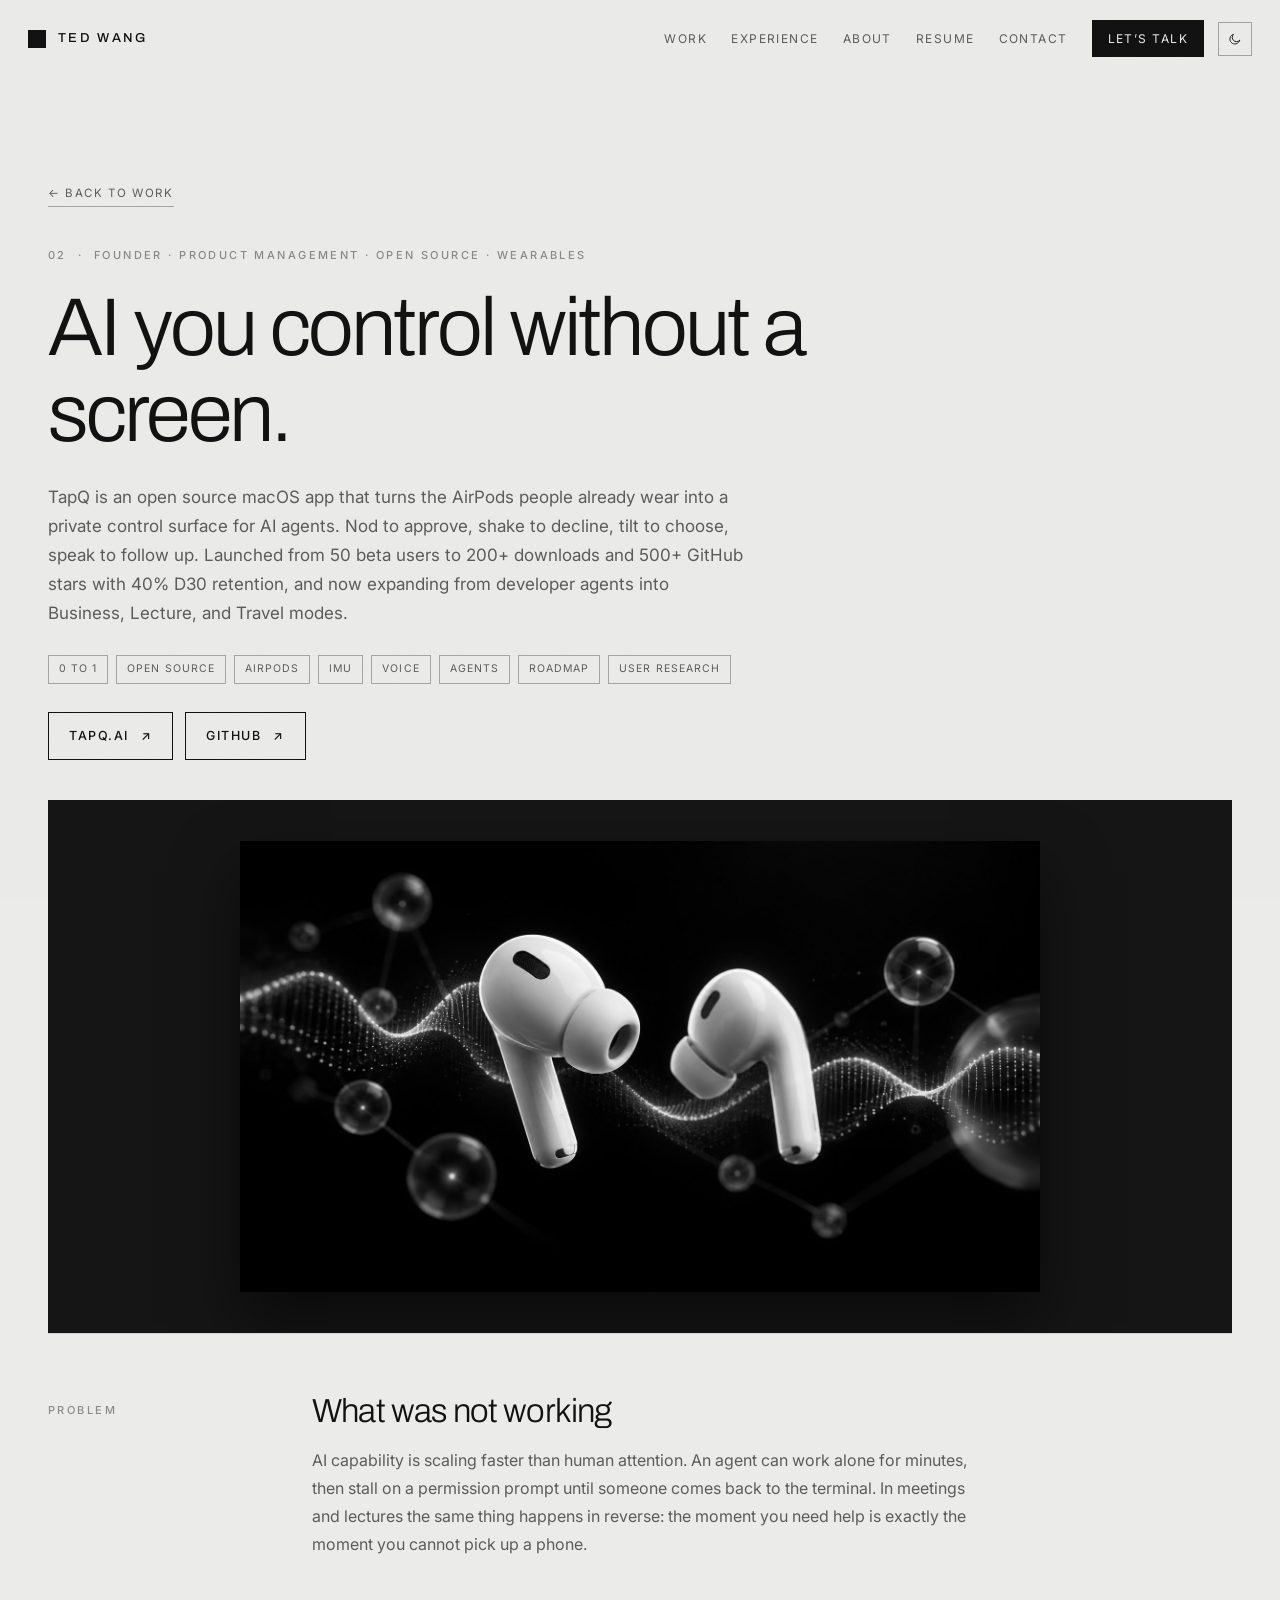
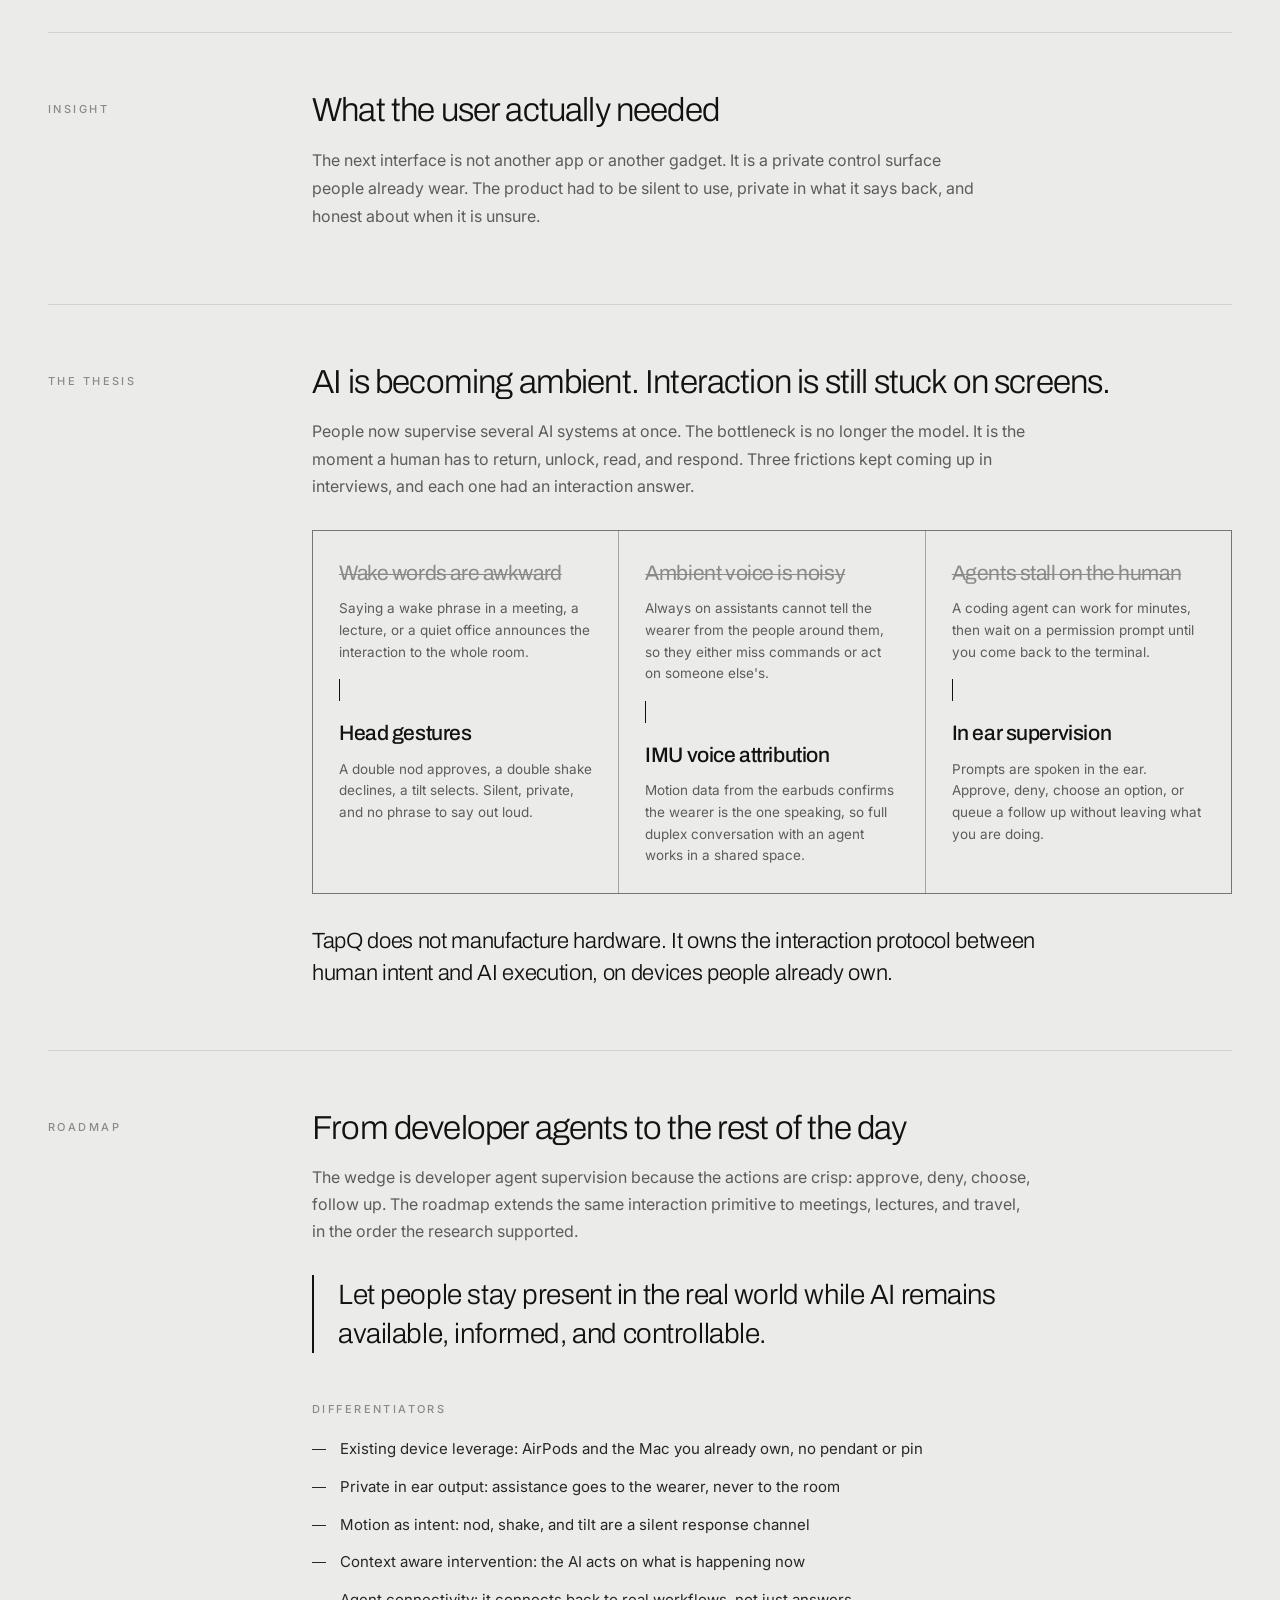
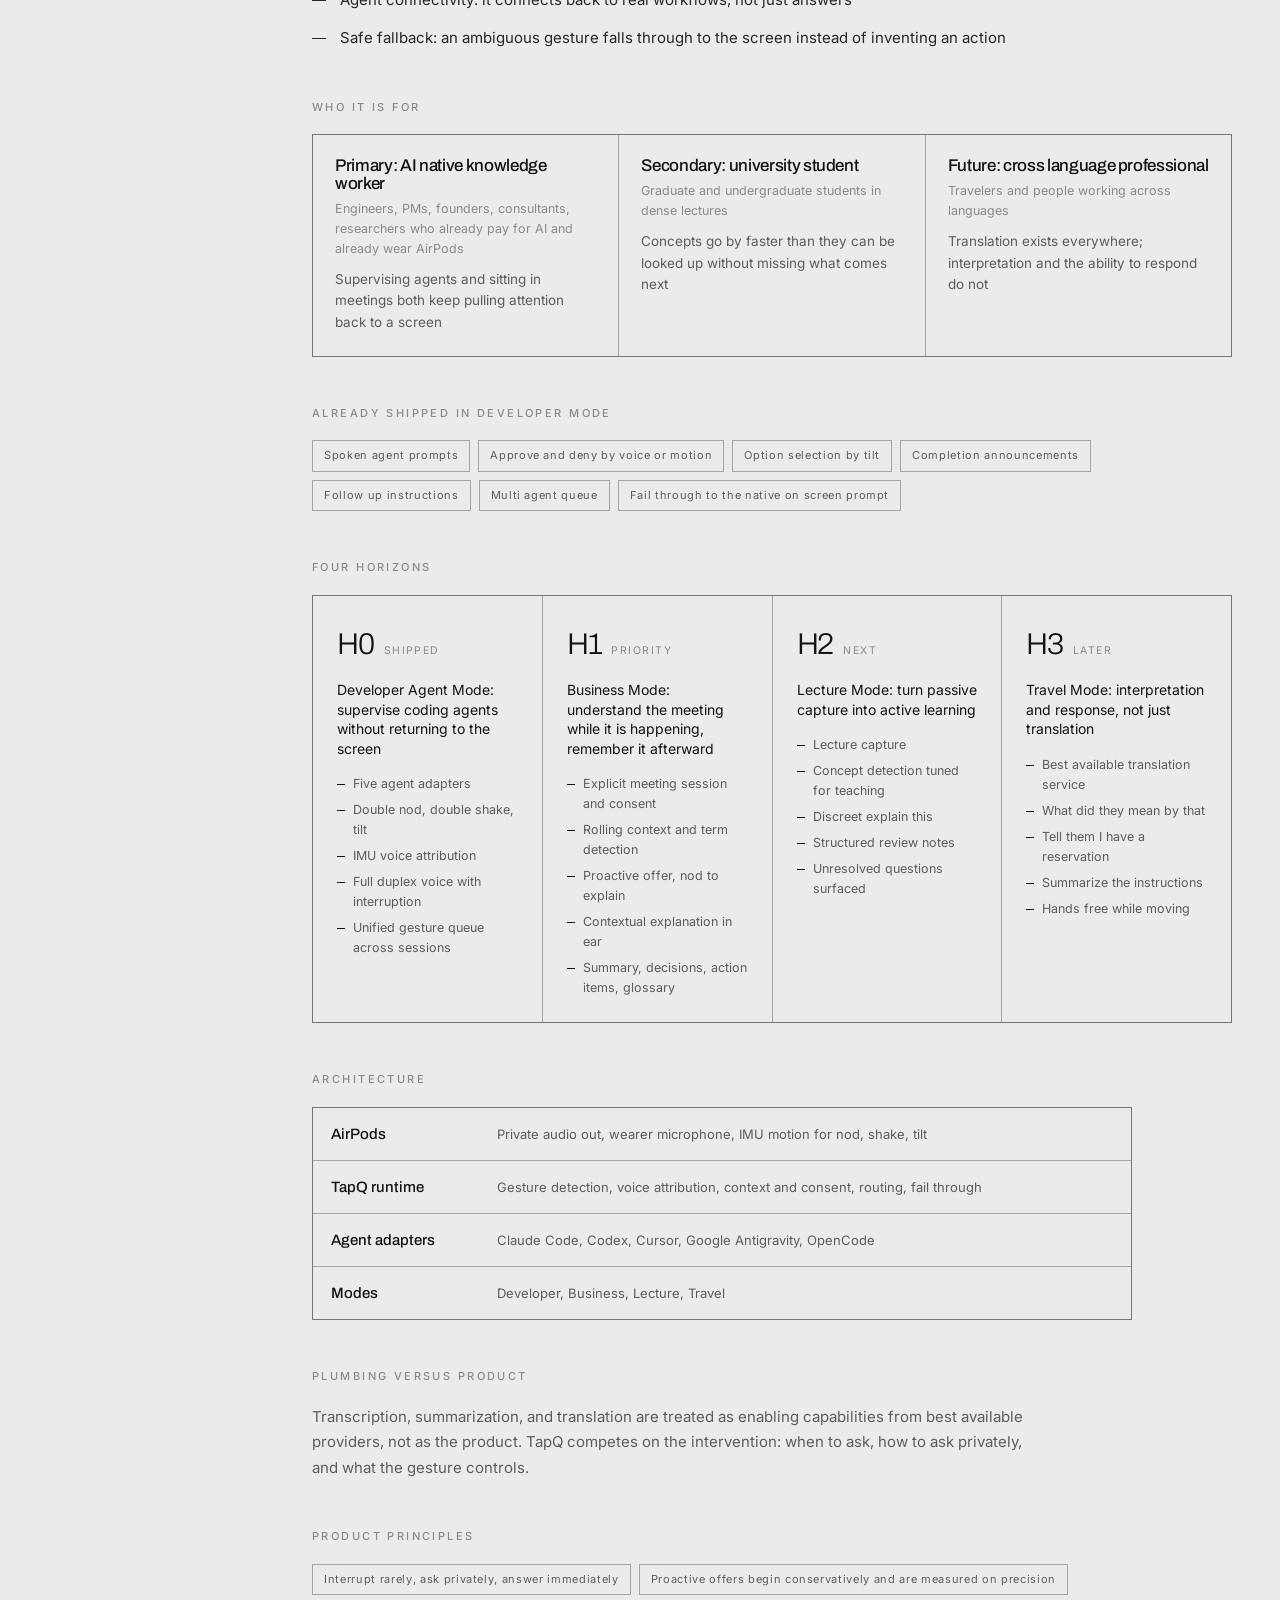
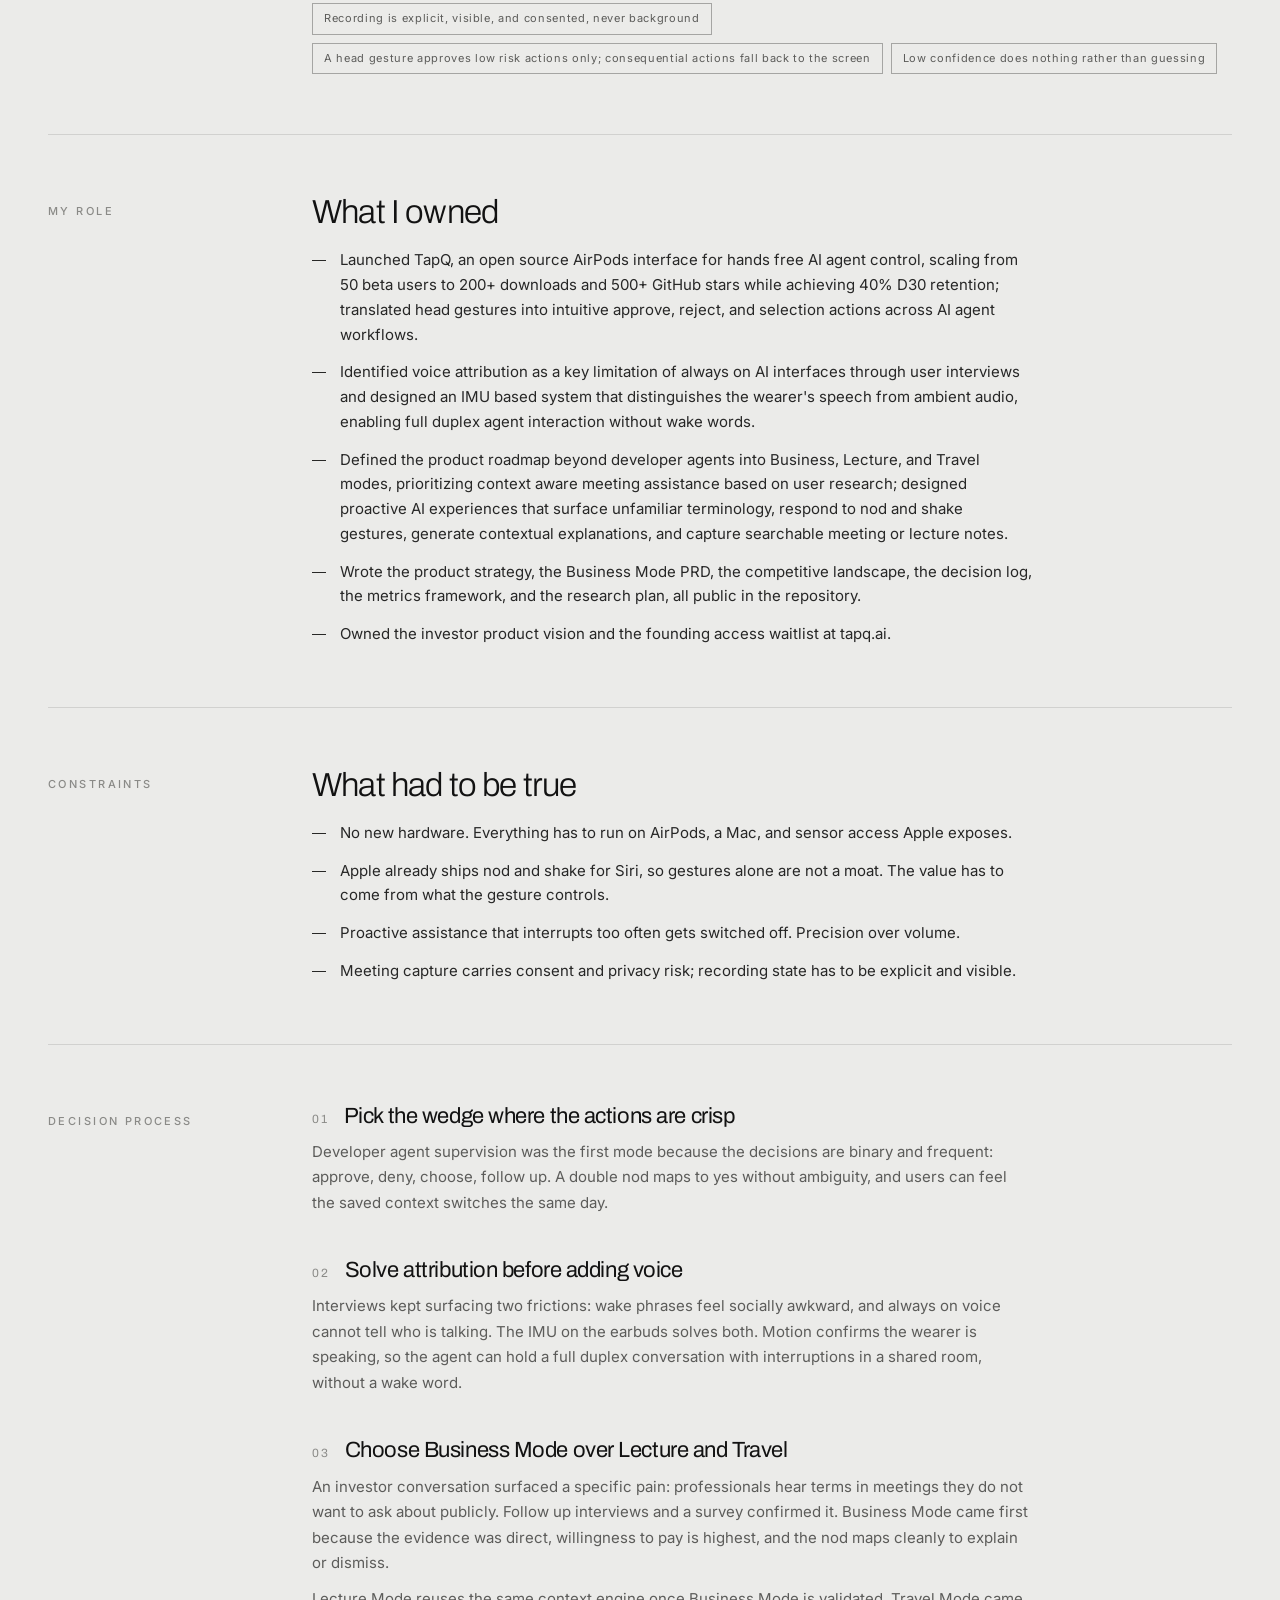
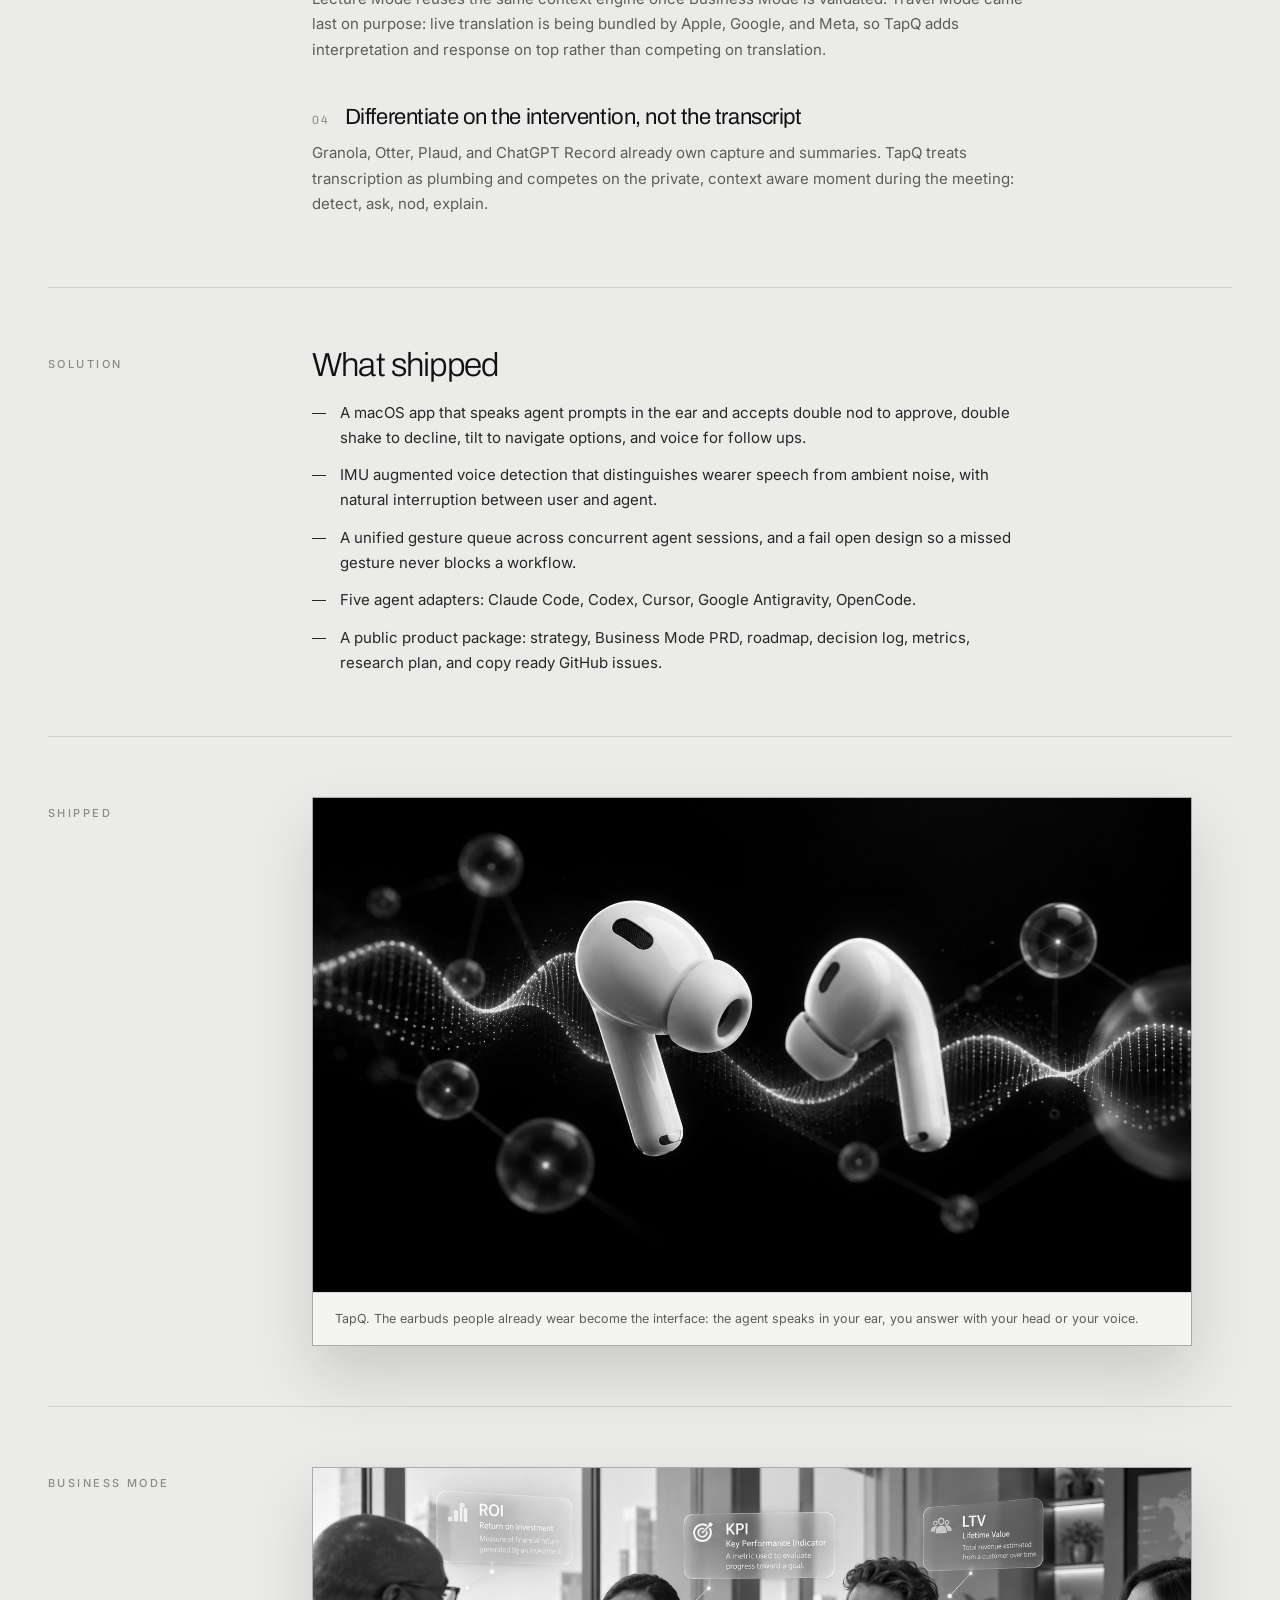
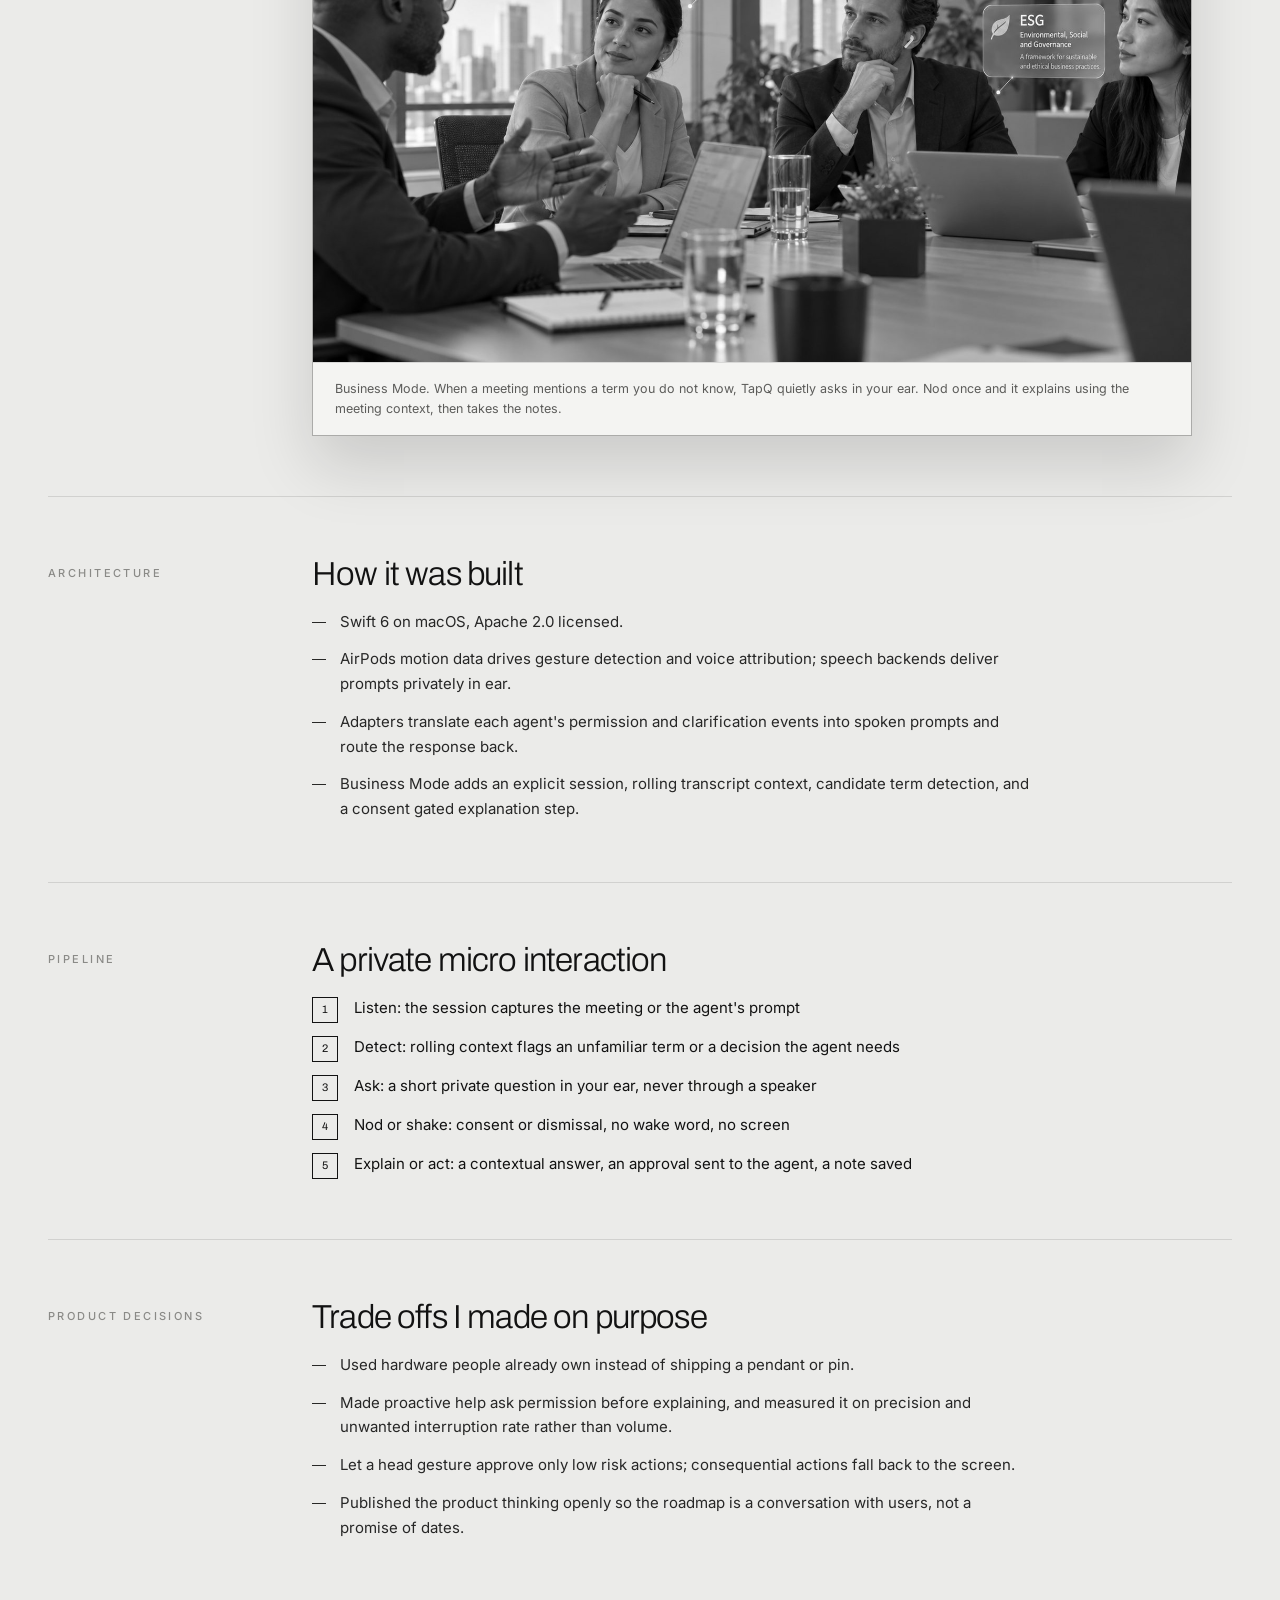
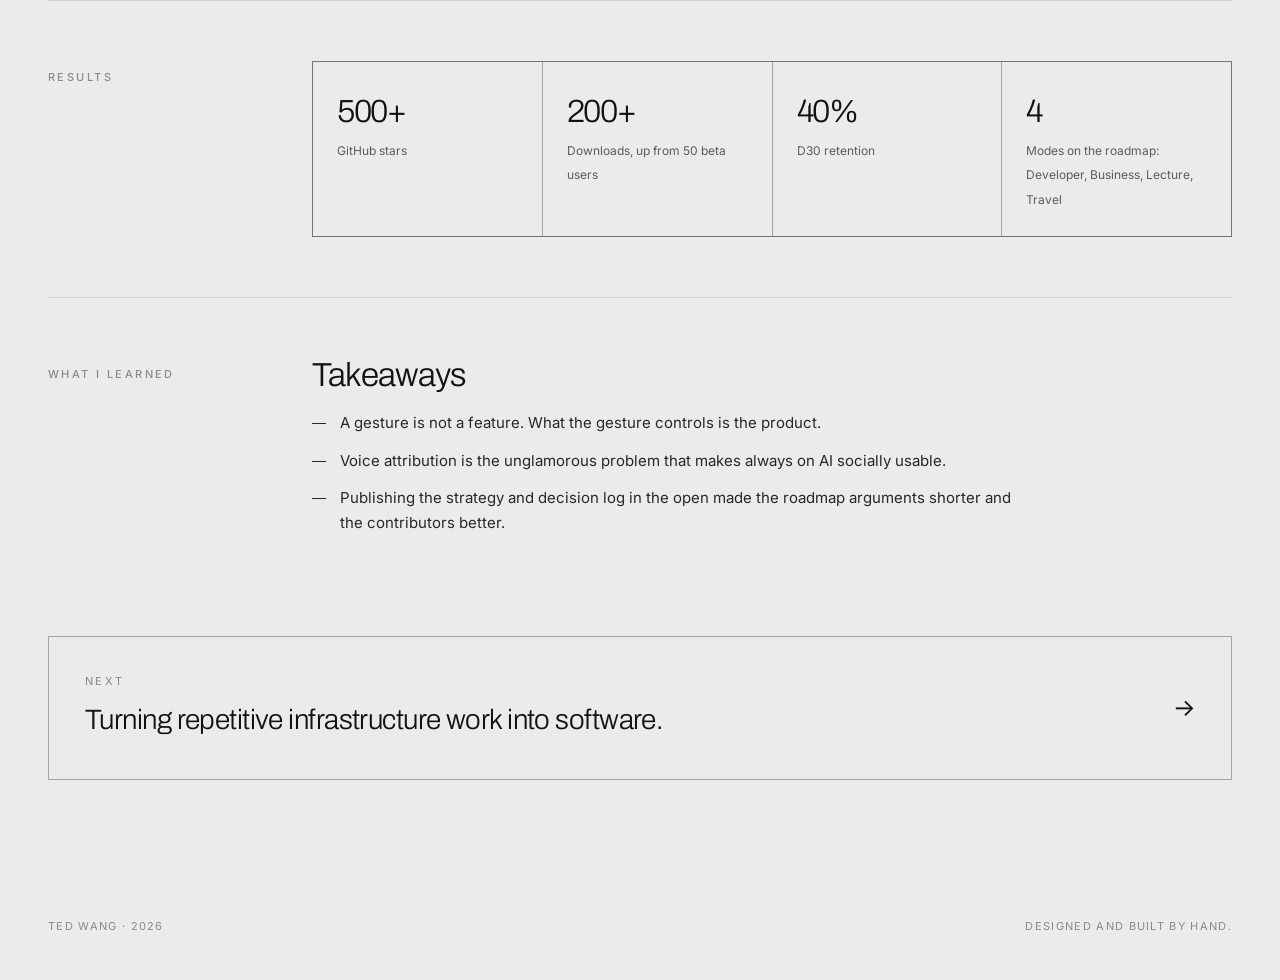
<file: work/tapq.html>
<!DOCTYPE html>
<html lang="en">
<head>
  <meta charset="UTF-8" />
  <meta name="viewport" content="width=device-width, initial-scale=1.0" />
  <title>AI you control without a screen. · Ted Wang</title>
  <meta name="description" content="TapQ is an open source macOS app that turns the AirPods people already wear into a private control surface for AI agents. Nod to approve, shake to decline, tilt to choose, speak to follow up. Launched from 50 beta users to 200+ downloads and 500+ GitHub stars with 40% D30 retention, and now expanding from developer agents into Business, Lecture, and Travel modes." />
  <link rel="canonical" href="https://tedwangzr.com/work/tapq.html" />
  <link rel="icon" href="../favicon.svg" type="image/svg+xml" />
  <meta name="theme-color" content="#ebebe9" />
  <meta property="og:type" content="website" />
  <meta property="og:title" content="AI you control without a screen. · Ted Wang" />
  <meta property="og:description" content="TapQ is an open source macOS app that turns the AirPods people already wear into a private control surface for AI agents. Nod to approve, shake to decline, tilt to choose, speak to follow up. Launched from 50 beta users to 200+ downloads and 500+ GitHub stars with 40% D30 retention, and now expanding from developer agents into Business, Lecture, and Travel modes." />
  <meta property="og:url" content="https://tedwangzr.com/work/tapq.html" />
  <meta property="og:site_name" content="Ted Wang" />
  <meta property="og:image" content="https://tedwangzr.com/og.png" />
  <meta name="twitter:card" content="summary_large_image" />
  <meta name="twitter:title" content="AI you control without a screen. · Ted Wang" />
  <meta name="twitter:description" content="TapQ is an open source macOS app that turns the AirPods people already wear into a private control surface for AI agents. Nod to approve, shake to decline, tilt to choose, speak to follow up. Launched from 50 beta users to 200+ downloads and 500+ GitHub stars with 40% D30 retention, and now expanding from developer agents into Business, Lecture, and Travel modes." />
  <meta name="twitter:image" content="https://tedwangzr.com/og.png" />
  <link rel="preconnect" href="https://fonts.googleapis.com" />
  <link rel="preconnect" href="https://fonts.gstatic.com" crossorigin />
  <link rel="stylesheet" href="https://fonts.googleapis.com/css2?family=Archivo:wght@300;400;500;600&family=Inter:wght@400;500;600&display=swap" />
  <link rel="stylesheet" href="../assets/styles.css?v=mttot1n8" />
  <script>
    (function () {
      try {
        var t = localStorage.getItem("theme");
        if (t === "dark" || t === "light") document.documentElement.setAttribute("data-theme", t);
      } catch (e) {}
    })();
  </script>
</head>
<body>
  <div class="grain"></div>
  
  <a class="skip-link" href="#main">Skip to content</a>
  <div class="nav-wrap">
    <nav id="nav">
      <a href="../index.html#top" class="brand"><span class="brand-mark"></span> Ted Wang</a>
      <div class="nav-links">
        <a href="../index.html#work">Work</a>
        <a href="../index.html#experience">Experience</a>
        <a href="../index.html#about">About</a>
        <a href="../resume.pdf">Resume</a>
        <a href="../index.html#contact">Contact</a>
        <a href="../index.html#contact" class="nav-cta">Let&rsquo;s talk</a>
        
        <button class="theme-toggle" id="theme-toggle" type="button" aria-label="Toggle dark mode">
          <svg class="icon-moon" viewBox="0 0 24 24" fill="none" stroke="currentColor" stroke-width="1.6"><path d="M20 14.5A8.5 8.5 0 1 1 9.5 4a7 7 0 0 0 10.5 10.5Z" stroke-linecap="round" stroke-linejoin="round"/></svg>
          <svg class="icon-sun" viewBox="0 0 24 24" fill="none" stroke="currentColor" stroke-width="1.6"><circle cx="12" cy="12" r="4.2"/><path d="M12 2.5v2.2M12 19.3v2.2M4.2 4.2l1.6 1.6M18.2 18.2l1.6 1.6M2.5 12h2.2M19.3 12h2.2M4.2 19.8l1.6-1.6M18.2 5.8l1.6-1.6" stroke-linecap="round"/></svg>
        </button>
      </div>
    </nav>
  </div>
  <main id="main">

  <header class="cs-header reveal">
    <a class="cs-back" href="../index.html#work">← Back to work</a>
    <div class="section-kicker">02 &nbsp;·&nbsp; Founder · Product Management · Open Source · Wearables</div>
    <h1>AI you control without a screen.</h1>
    <p class="lede">TapQ is an open source macOS app that turns the AirPods people already wear into a private control surface for AI agents. Nod to approve, shake to decline, tilt to choose, speak to follow up. Launched from 50 beta users to 200+ downloads and 500+ GitHub stars with 40% D30 retention, and now expanding from developer agents into Business, Lecture, and Travel modes.</p>
    <div class="tags"><span class="tag">0 to 1</span><span class="tag">Open source</span><span class="tag">AirPods</span><span class="tag">IMU</span><span class="tag">Voice</span><span class="tag">Agents</span><span class="tag">Roadmap</span><span class="tag">User research</span></div>
    <div class="cs-links"><a class="btn" href="https://tapq.ai" target="_blank" rel="noreferrer">tapq.ai <span class="arrow">↗</span></a><a class="btn" href="https://github.com/spaceamoeba-t/tapq" target="_blank" rel="noreferrer">GitHub <span class="arrow">↗</span></a></div>
  </header>

  <div class="cs-visual-wrap reveal">
    <div class="cs-visual dark">
      
        <div class="media-frame">
          <img src="../assets/img/tapq-hero.jpg" alt="Two AirPods floating in front of a dark background with a sound wave behind them" loading="lazy" />
        </div>
    </div>
  </div>

  <div class="cs-body">

      <div class="cs-block reveal ">
        <div class="eyebrow2">Problem</div>
        <div>
          <div class="prose">
            <h2>What was not working</h2>
            <p>AI capability is scaling faster than human attention. An agent can work alone for minutes, then stall on a permission prompt until someone comes back to the terminal. In meetings and lectures the same thing happens in reverse: the moment you need help is exactly the moment you cannot pick up a phone.</p>
          </div>
        </div>
      </div>

      <div class="cs-block reveal ">
        <div class="eyebrow2">Insight</div>
        <div>
          <div class="prose">
            <h2>What the user actually needed</h2>
            <p>The next interface is not another app or another gadget. It is a private control surface people already wear. The product had to be silent to use, private in what it says back, and honest about when it is unsure.</p>
          </div>
        </div>
      </div>

      <div class="cs-block reveal wide">
        <div class="eyebrow2">The thesis</div>
        <div>
          <h2>AI is becoming ambient. Interaction is still stuck on screens.</h2>
          <p class="lead">People now supervise several AI systems at once. The bottleneck is no longer the model. It is the moment a human has to return, unlock, read, and respond. Three frictions kept coming up in interviews, and each one had an interaction answer.</p>
          <div class="thesis-grid">
            <div class="thesis-col">
              <div class="thesis-pain"><span class="strike">Wake words are awkward</span><p>Saying a wake phrase in a meeting, a lecture, or a quiet office announces the interaction to the whole room.</p></div>
              <div class="thesis-arrow" aria-hidden="true">↓</div>
              <div class="thesis-answer"><span>Head gestures</span><p>A double nod approves, a double shake declines, a tilt selects. Silent, private, and no phrase to say out loud.</p></div>
            </div>
            <div class="thesis-col">
              <div class="thesis-pain"><span class="strike">Ambient voice is noisy</span><p>Always on assistants cannot tell the wearer from the people around them, so they either miss commands or act on someone else's.</p></div>
              <div class="thesis-arrow" aria-hidden="true">↓</div>
              <div class="thesis-answer"><span>IMU voice attribution</span><p>Motion data from the earbuds confirms the wearer is the one speaking, so full duplex conversation with an agent works in a shared space.</p></div>
            </div>
            <div class="thesis-col">
              <div class="thesis-pain"><span class="strike">Agents stall on the human</span><p>A coding agent can work for minutes, then wait on a permission prompt until you come back to the terminal.</p></div>
              <div class="thesis-arrow" aria-hidden="true">↓</div>
              <div class="thesis-answer"><span>In ear supervision</span><p>Prompts are spoken in the ear. Approve, deny, choose an option, or queue a follow up without leaving what you are doing.</p></div>
            </div>
          </div>
          <p class="positioning">TapQ does not manufacture hardware. It owns the interaction protocol between human intent and AI execution, on devices people already own.</p>
        </div>
      </div>

      <div class="cs-block reveal wide">
        <div class="eyebrow2">Roadmap</div>
        <div>
          <h2>From developer agents to the rest of the day</h2>
          <p class="lead">The wedge is developer agent supervision because the actions are crisp: approve, deny, choose, follow up. The roadmap extends the same interaction primitive to meetings, lectures, and travel, in the order the research supported.</p>

          <blockquote class="vision">Let people stay present in the real world while AI remains available, informed, and controllable.</blockquote>

          <div class="prd-sub">Differentiators</div>
          <ul class="bullets"><li>Existing device leverage: AirPods and the Mac you already own, no pendant or pin</li><li>Private in ear output: assistance goes to the wearer, never to the room</li><li>Motion as intent: nod, shake, and tilt are a silent response channel</li><li>Context aware intervention: the AI acts on what is happening now</li><li>Agent connectivity: it connects back to real workflows, not just answers</li><li>Safe fallback: an ambiguous gesture falls through to the screen instead of inventing an action</li></ul>

          <div class="prd-sub">Who it is for</div>
          <div class="personas"><div class="persona"><h4>Primary: AI native knowledge worker</h4><div class="who">Engineers, PMs, founders, consultants, researchers who already pay for AI and already wear AirPods</div><p>Supervising agents and sitting in meetings both keep pulling attention back to a screen</p></div><div class="persona"><h4>Secondary: university student</h4><div class="who">Graduate and undergraduate students in dense lectures</div><p>Concepts go by faster than they can be looked up without missing what comes next</p></div><div class="persona"><h4>Future: cross language professional</h4><div class="who">Travelers and people working across languages</div><p>Translation exists everywhere; interpretation and the ability to respond do not</p></div></div>

          <div class="prd-sub">Already shipped in Developer Mode</div>
          <div class="chips"><span class="chip">Spoken agent prompts</span><span class="chip">Approve and deny by voice or motion</span><span class="chip">Option selection by tilt</span><span class="chip">Completion announcements</span><span class="chip">Follow up instructions</span><span class="chip">Multi agent queue</span><span class="chip">Fail through to the native on screen prompt</span></div>

          <div class="prd-sub">Four horizons</div>
          <div class="roadmap">
              <div class="phase">
                <div class="phase-head"><span class="phase-id">H0</span><span class="phase-window">Shipped</span></div>
                <div class="phase-goal">Developer Agent Mode: supervise coding agents without returning to the screen</div>
                <ul><li>Five agent adapters</li><li>Double nod, double shake, tilt</li><li>IMU voice attribution</li><li>Full duplex voice with interruption</li><li>Unified gesture queue across sessions</li></ul>
              </div>
              <div class="phase">
                <div class="phase-head"><span class="phase-id">H1</span><span class="phase-window">Priority</span></div>
                <div class="phase-goal">Business Mode: understand the meeting while it is happening, remember it afterward</div>
                <ul><li>Explicit meeting session and consent</li><li>Rolling context and term detection</li><li>Proactive offer, nod to explain</li><li>Contextual explanation in ear</li><li>Summary, decisions, action items, glossary</li></ul>
              </div>
              <div class="phase">
                <div class="phase-head"><span class="phase-id">H2</span><span class="phase-window">Next</span></div>
                <div class="phase-goal">Lecture Mode: turn passive capture into active learning</div>
                <ul><li>Lecture capture</li><li>Concept detection tuned for teaching</li><li>Discreet explain this</li><li>Structured review notes</li><li>Unresolved questions surfaced</li></ul>
              </div>
              <div class="phase">
                <div class="phase-head"><span class="phase-id">H3</span><span class="phase-window">Later</span></div>
                <div class="phase-goal">Travel Mode: interpretation and response, not just translation</div>
                <ul><li>Best available translation service</li><li>What did they mean by that</li><li>Tell them I have a reservation</li><li>Summarize the instructions</li><li>Hands free while moving</li></ul>
              </div>
          </div>

          <div class="prd-sub">Architecture</div>
          <div class="prd-layers"><div class="prd-layer"><span>AirPods</span><em>Private audio out, wearer microphone, IMU motion for nod, shake, tilt</em></div><div class="prd-layer"><span>TapQ runtime</span><em>Gesture detection, voice attribution, context and consent, routing, fail through</em></div><div class="prd-layer"><span>Agent adapters</span><em>Claude Code, Codex, Cursor, Google Antigravity, OpenCode</em></div><div class="prd-layer"><span>Modes</span><em>Developer, Business, Lecture, Travel</em></div></div>

          <div class="prd-sub">Plumbing versus product</div>
          <p class="prd-p">Transcription, summarization, and translation are treated as enabling capabilities from best available providers, not as the product. TapQ competes on the intervention: when to ask, how to ask privately, and what the gesture controls.</p>

          <div class="prd-sub">Product principles</div>
          <div class="chips"><span class="chip">Interrupt rarely, ask privately, answer immediately</span><span class="chip">Proactive offers begin conservatively and are measured on precision</span><span class="chip">Recording is explicit, visible, and consented, never background</span><span class="chip">A head gesture approves low risk actions only; consequential actions fall back to the screen</span><span class="chip">Low confidence does nothing rather than guessing</span></div>
        </div>
      </div>

      <div class="cs-block reveal ">
        <div class="eyebrow2">My role</div>
        <div>
          <h2>What I owned</h2>
          <ul class="bullets">
            <li>Launched TapQ, an open source AirPods interface for hands free AI agent control, scaling from 50 beta users to 200+ downloads and 500+ GitHub stars while achieving 40% D30 retention; translated head gestures into intuitive approve, reject, and selection actions across AI agent workflows.</li>
            <li>Identified voice attribution as a key limitation of always on AI interfaces through user interviews and designed an IMU based system that distinguishes the wearer's speech from ambient audio, enabling full duplex agent interaction without wake words.</li>
            <li>Defined the product roadmap beyond developer agents into Business, Lecture, and Travel modes, prioritizing context aware meeting assistance based on user research; designed proactive AI experiences that surface unfamiliar terminology, respond to nod and shake gestures, generate contextual explanations, and capture searchable meeting or lecture notes.</li>
            <li>Wrote the product strategy, the Business Mode PRD, the competitive landscape, the decision log, the metrics framework, and the research plan, all public in the repository.</li>
            <li>Owned the investor product vision and the founding access waitlist at tapq.ai.</li>
          </ul>
        </div>
      </div>

      <div class="cs-block reveal ">
        <div class="eyebrow2">Constraints</div>
        <div>
          <h2>What had to be true</h2>
          <ul class="bullets">
            <li>No new hardware. Everything has to run on AirPods, a Mac, and sensor access Apple exposes.</li>
            <li>Apple already ships nod and shake for Siri, so gestures alone are not a moat. The value has to come from what the gesture controls.</li>
            <li>Proactive assistance that interrupts too often gets switched off. Precision over volume.</li>
            <li>Meeting capture carries consent and privacy risk; recording state has to be explicit and visible.</li>
          </ul>
        </div>
      </div>

      <div class="cs-block reveal ">
        <div class="eyebrow2">Decision process</div>
        <div>
          <div class="decision-steps">
          
            <div class="decision-step">
              <div class="step-head"><span class="step-idx">01</span><h3>Pick the wedge where the actions are crisp</h3></div>
              <p>Developer agent supervision was the first mode because the decisions are binary and frequent: approve, deny, choose, follow up. A double nod maps to yes without ambiguity, and users can feel the saved context switches the same day.</p>
            </div>
            <div class="decision-step">
              <div class="step-head"><span class="step-idx">02</span><h3>Solve attribution before adding voice</h3></div>
              <p>Interviews kept surfacing two frictions: wake phrases feel socially awkward, and always on voice cannot tell who is talking. The IMU on the earbuds solves both. Motion confirms the wearer is speaking, so the agent can hold a full duplex conversation with interruptions in a shared room, without a wake word.</p>
            </div>
            <div class="decision-step">
              <div class="step-head"><span class="step-idx">03</span><h3>Choose Business Mode over Lecture and Travel</h3></div>
              <p>An investor conversation surfaced a specific pain: professionals hear terms in meetings they do not want to ask about publicly. Follow up interviews and a survey confirmed it. Business Mode came first because the evidence was direct, willingness to pay is highest, and the nod maps cleanly to explain or dismiss.</p>
              <p>Lecture Mode reuses the same context engine once Business Mode is validated. Travel Mode came last on purpose: live translation is being bundled by Apple, Google, and Meta, so TapQ adds interpretation and response on top rather than competing on translation.</p>
            </div>
            <div class="decision-step">
              <div class="step-head"><span class="step-idx">04</span><h3>Differentiate on the intervention, not the transcript</h3></div>
              <p>Granola, Otter, Plaud, and ChatGPT Record already own capture and summaries. TapQ treats transcription as plumbing and competes on the private, context aware moment during the meeting: detect, ask, nod, explain.</p>
            </div>
          </div>
        </div>
      </div>


      <div class="cs-block reveal ">
        <div class="eyebrow2">Solution</div>
        <div>
          <h2>What shipped</h2>
          <ul class="bullets">
            <li>A macOS app that speaks agent prompts in the ear and accepts double nod to approve, double shake to decline, tilt to navigate options, and voice for follow ups.</li>
            <li>IMU augmented voice detection that distinguishes wearer speech from ambient noise, with natural interruption between user and agent.</li>
            <li>A unified gesture queue across concurrent agent sessions, and a fail open design so a missed gesture never blocks a workflow.</li>
            <li>Five agent adapters: Claude Code, Codex, Cursor, Google Antigravity, OpenCode.</li>
            <li>A public product package: strategy, Business Mode PRD, roadmap, decision log, metrics, research plan, and copy ready GitHub issues.</li>
          </ul>
        </div>
      </div>

      <div class="cs-block reveal ">
        <div class="eyebrow2">Shipped</div>
        <div>
          <figure class="cs-figure">
            <img src="../assets/img/tapq-hero.jpg" alt="Two AirPods floating in front of a dark background with a sound wave behind them" loading="lazy" />
            <figcaption>TapQ. The earbuds people already wear become the interface: the agent speaks in your ear, you answer with your head or your voice.</figcaption>
          </figure>
        </div>
      </div>
      <div class="cs-block reveal ">
        <div class="eyebrow2">Business Mode</div>
        <div>
          <figure class="cs-figure">
            <img src="../assets/img/tapq-meeting.jpg" alt="A meeting where unfamiliar terms like ROI, KPI, LTV and ESG are quietly annotated for one participant" loading="lazy" />
            <figcaption>Business Mode. When a meeting mentions a term you do not know, TapQ quietly asks in your ear. Nod once and it explains using the meeting context, then takes the notes.</figcaption>
          </figure>
        </div>
      </div>

      <div class="cs-block reveal ">
        <div class="eyebrow2">Architecture</div>
        <div>
          <h2>How it was built</h2>
          <ul class="bullets">
            <li>Swift 6 on macOS, Apache 2.0 licensed.</li>
            <li>AirPods motion data drives gesture detection and voice attribution; speech backends deliver prompts privately in ear.</li>
            <li>Adapters translate each agent's permission and clarification events into spoken prompts and route the response back.</li>
            <li>Business Mode adds an explicit session, rolling transcript context, candidate term detection, and a consent gated explanation step.</li>
          </ul>
        </div>
      </div>

      <div class="cs-block reveal ">
        <div class="eyebrow2">Pipeline</div>
        <div>
          <h2>A private micro interaction</h2>
          <ul class="pipeline">
            <li><span class="pl-idx">1</span><span>Listen: the session captures the meeting or the agent's prompt</span></li>
            <li><span class="pl-idx">2</span><span>Detect: rolling context flags an unfamiliar term or a decision the agent needs</span></li>
            <li><span class="pl-idx">3</span><span>Ask: a short private question in your ear, never through a speaker</span></li>
            <li><span class="pl-idx">4</span><span>Nod or shake: consent or dismissal, no wake word, no screen</span></li>
            <li><span class="pl-idx">5</span><span>Explain or act: a contextual answer, an approval sent to the agent, a note saved</span></li>
          </ul>
        </div>
      </div>

      <div class="cs-block reveal ">
        <div class="eyebrow2">Product decisions</div>
        <div>
          <h2>Trade offs I made on purpose</h2>
          <ul class="bullets">
            <li>Used hardware people already own instead of shipping a pendant or pin.</li>
            <li>Made proactive help ask permission before explaining, and measured it on precision and unwanted interruption rate rather than volume.</li>
            <li>Let a head gesture approve only low risk actions; consequential actions fall back to the screen.</li>
            <li>Published the product thinking openly so the roadmap is a conversation with users, not a promise of dates.</li>
          </ul>
        </div>
      </div>


      <div class="cs-block reveal ">
        <div class="eyebrow2">Results</div>
        <div>
          <div class="cs-metrics">
            <div class="cs-metric"><strong>500+</strong><span>GitHub stars</span></div>
            <div class="cs-metric"><strong>200+</strong><span>Downloads, up from 50 beta users</span></div>
            <div class="cs-metric"><strong>40%</strong><span>D30 retention</span></div>
            <div class="cs-metric"><strong>4</strong><span>Modes on the roadmap: Developer, Business, Lecture, Travel</span></div>
          </div>
        </div>
      </div>

      <div class="cs-block reveal ">
        <div class="eyebrow2">What I learned</div>
        <div>
          <h2>Takeaways</h2>
          <ul class="bullets">
            <li>A gesture is not a feature. What the gesture controls is the product.</li>
            <li>Voice attribution is the unglamorous problem that makes always on AI socially usable.</li>
            <li>Publishing the strategy and decision log in the open made the roadmap arguments shorter and the contributors better.</li>
          </ul>
        </div>
      </div>

  </div>

  <div class="cs-next reveal">
    <a href="spectrum-network-automation.html">
      <div>
        <div class="lbl">Next</div>
        <div class="title">Turning repetitive infrastructure work into software.</div>
      </div>
      <span class="go">→</span>
    </a>
  </div>
  </main>
  
  <footer>
    <span>Ted Wang · 2026</span>
    <span>Designed and built by hand.</span>
  </footer>
  <script src="../assets/main.js?v=mttot1n8"></script>
</body>
</html>
</file>
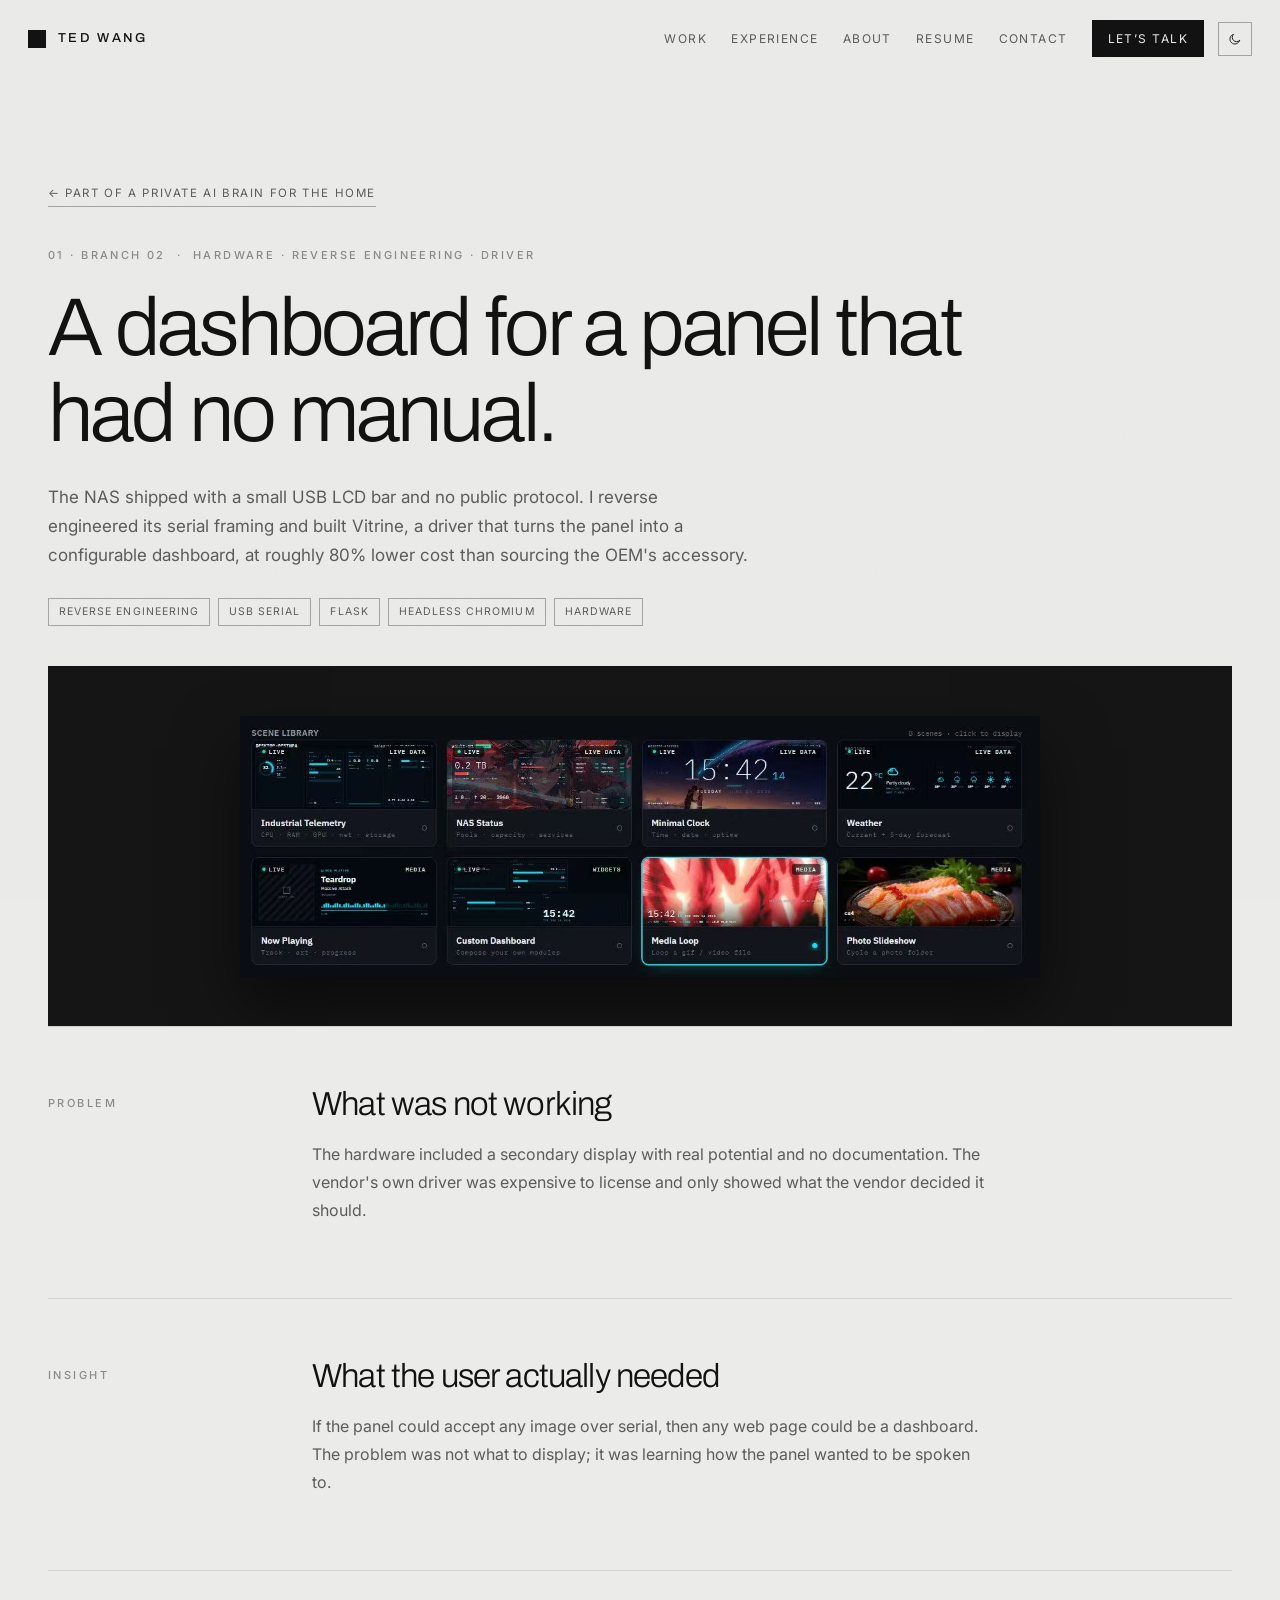
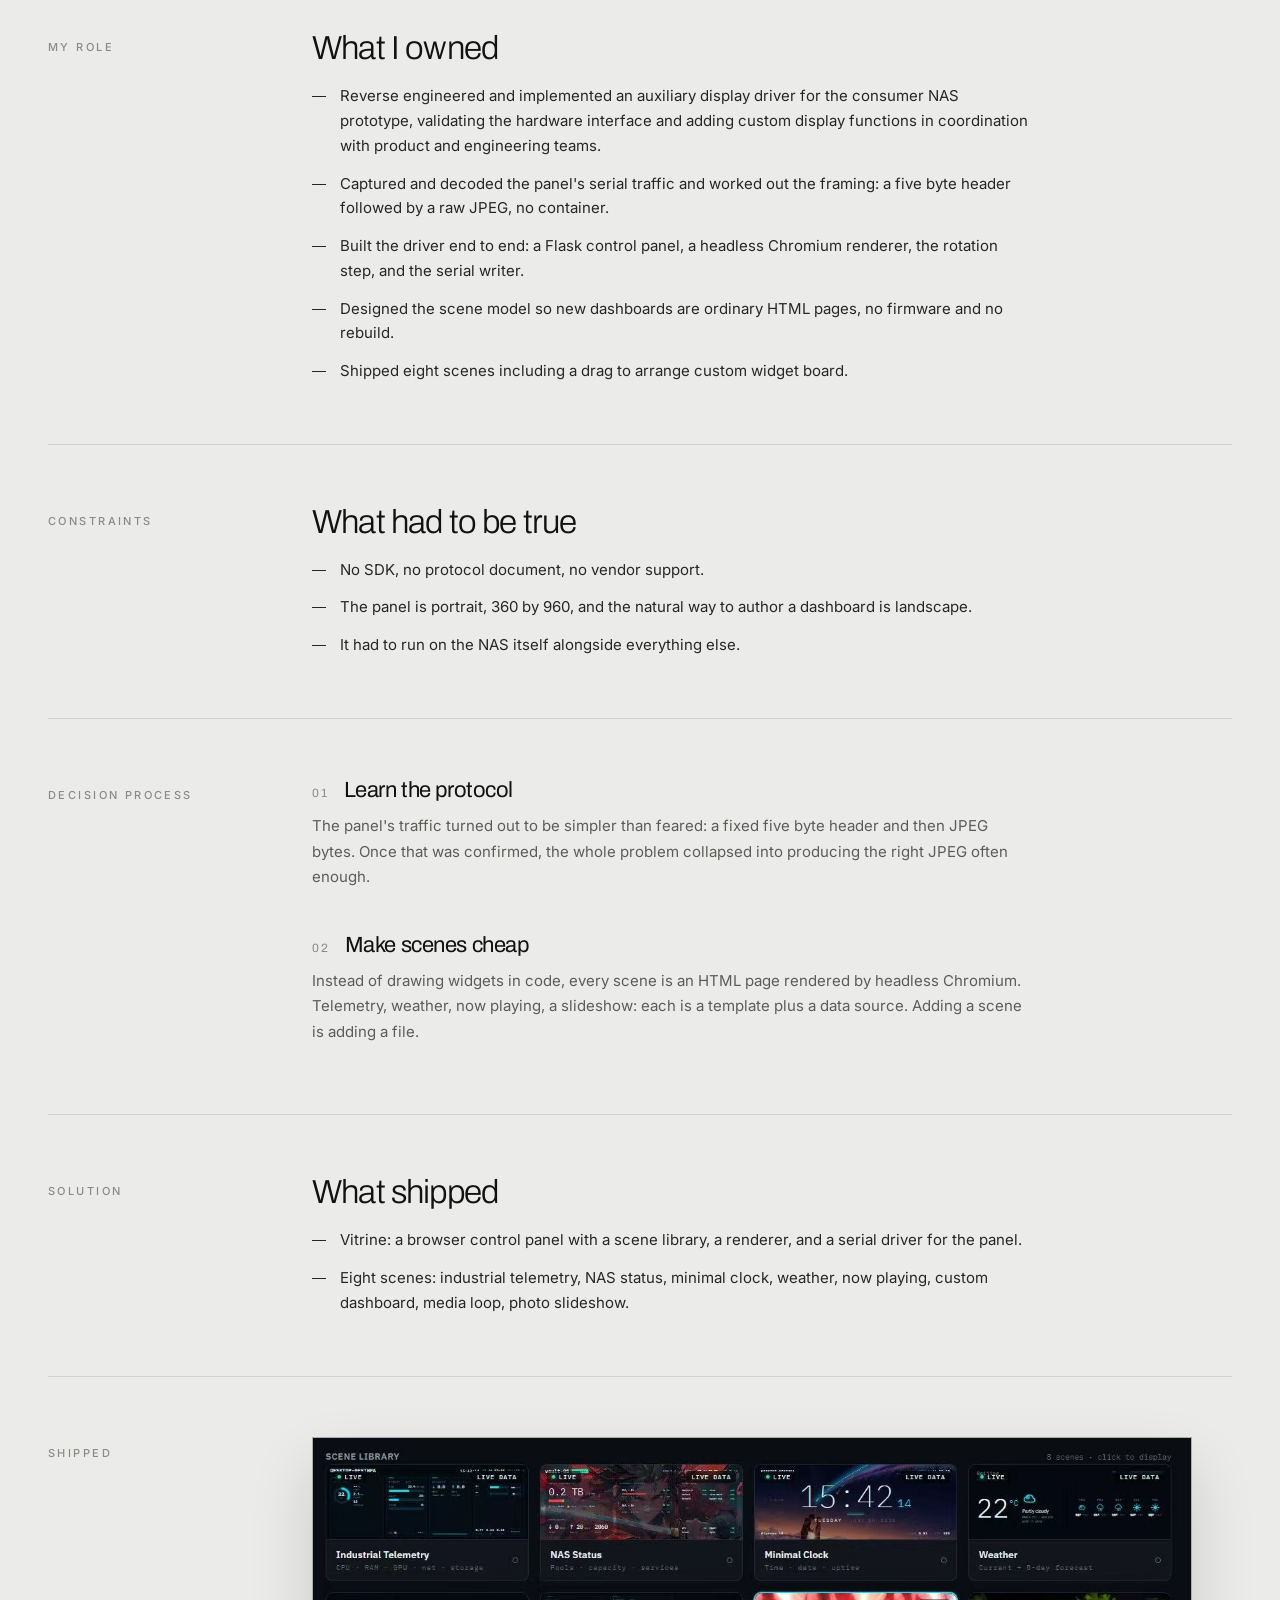
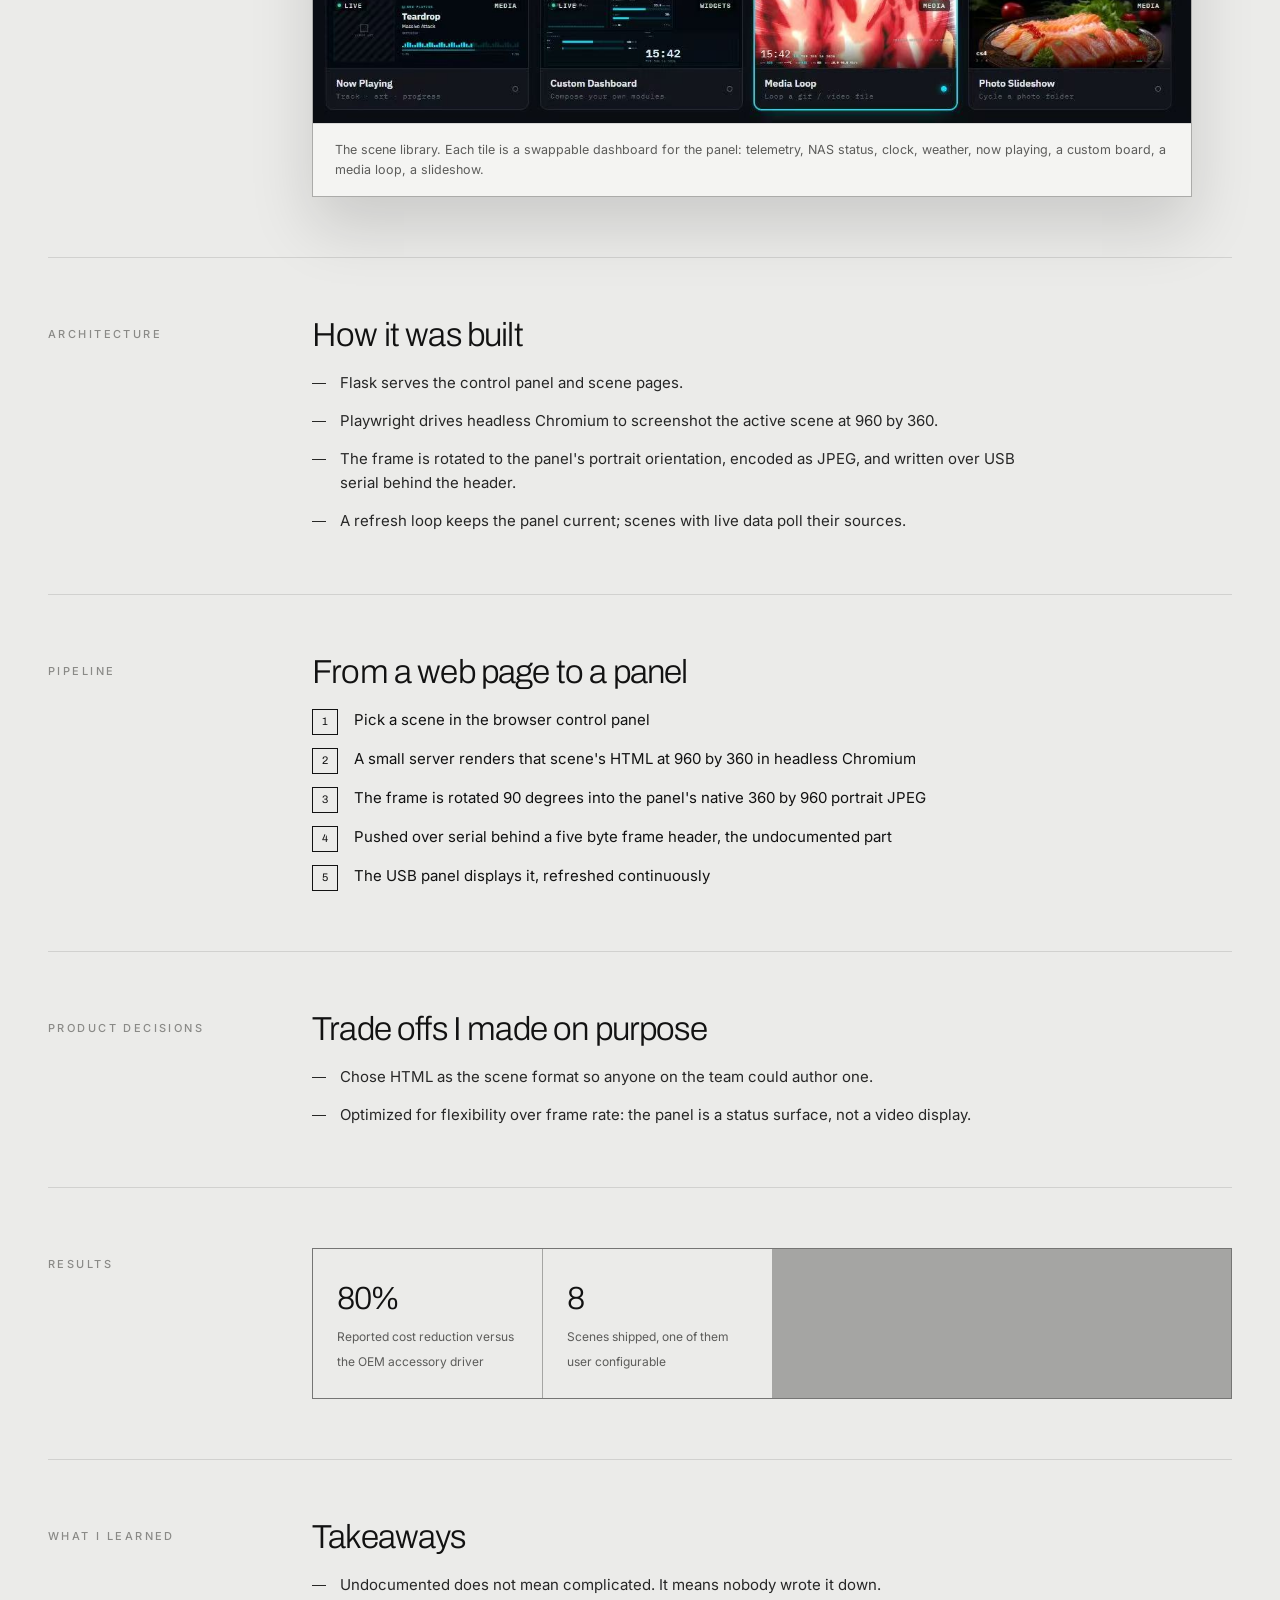
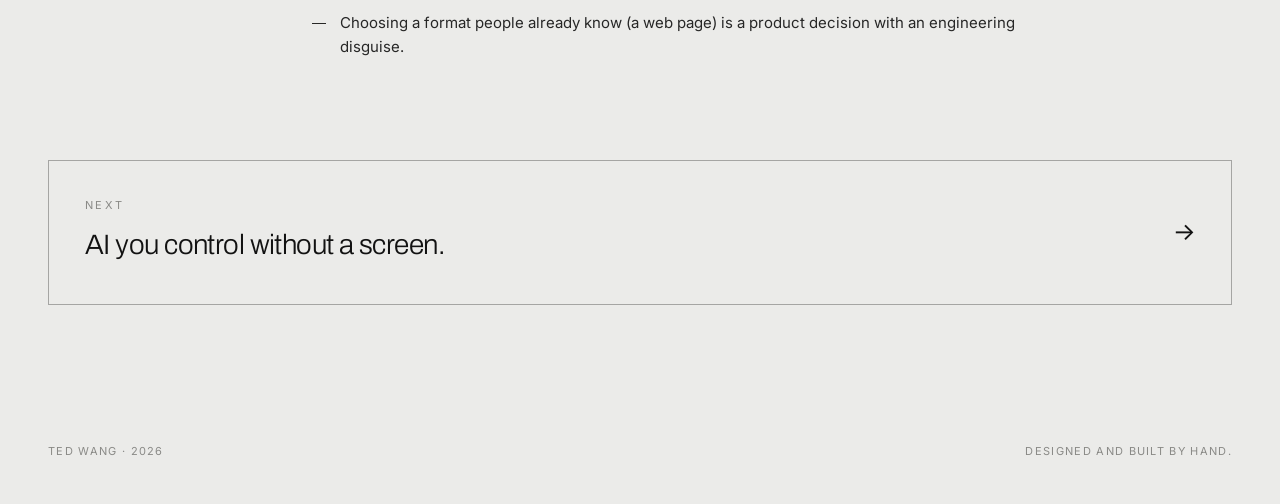
<file: work/vitrine-display.html>
<!DOCTYPE html>
<html lang="en">
<head>
  <meta charset="UTF-8" />
  <meta name="viewport" content="width=device-width, initial-scale=1.0" />
  <title>A dashboard for a panel that had no manual. · Ted Wang</title>
  <meta name="description" content="The NAS shipped with a small USB LCD bar and no public protocol. I reverse engineered its serial framing and built Vitrine, a driver that turns the panel into a configurable dashboard, at roughly 80% lower cost than sourcing the OEM's accessory." />
  <link rel="canonical" href="https://tedwangzr.com/work/vitrine-display.html" />
  <link rel="icon" href="../favicon.svg" type="image/svg+xml" />
  <meta name="theme-color" content="#ebebe9" />
  <meta property="og:type" content="website" />
  <meta property="og:title" content="A dashboard for a panel that had no manual. · Ted Wang" />
  <meta property="og:description" content="The NAS shipped with a small USB LCD bar and no public protocol. I reverse engineered its serial framing and built Vitrine, a driver that turns the panel into a configurable dashboard, at roughly 80% lower cost than sourcing the OEM's accessory." />
  <meta property="og:url" content="https://tedwangzr.com/work/vitrine-display.html" />
  <meta property="og:site_name" content="Ted Wang" />
  <meta property="og:image" content="https://tedwangzr.com/og.png" />
  <meta name="twitter:card" content="summary_large_image" />
  <meta name="twitter:title" content="A dashboard for a panel that had no manual. · Ted Wang" />
  <meta name="twitter:description" content="The NAS shipped with a small USB LCD bar and no public protocol. I reverse engineered its serial framing and built Vitrine, a driver that turns the panel into a configurable dashboard, at roughly 80% lower cost than sourcing the OEM's accessory." />
  <meta name="twitter:image" content="https://tedwangzr.com/og.png" />
  <link rel="preconnect" href="https://fonts.googleapis.com" />
  <link rel="preconnect" href="https://fonts.gstatic.com" crossorigin />
  <link rel="stylesheet" href="https://fonts.googleapis.com/css2?family=Archivo:wght@300;400;500;600&family=Inter:wght@400;500;600&display=swap" />
  <link rel="stylesheet" href="../assets/styles.css?v=mttot1n8" />
  <script>
    (function () {
      try {
        var t = localStorage.getItem("theme");
        if (t === "dark" || t === "light") document.documentElement.setAttribute("data-theme", t);
      } catch (e) {}
    })();
  </script>
</head>
<body>
  <div class="grain"></div>
  
  <a class="skip-link" href="#main">Skip to content</a>
  <div class="nav-wrap">
    <nav id="nav">
      <a href="../index.html#top" class="brand"><span class="brand-mark"></span> Ted Wang</a>
      <div class="nav-links">
        <a href="../index.html#work">Work</a>
        <a href="../index.html#experience">Experience</a>
        <a href="../index.html#about">About</a>
        <a href="../resume.pdf">Resume</a>
        <a href="../index.html#contact">Contact</a>
        <a href="../index.html#contact" class="nav-cta">Let&rsquo;s talk</a>
        
        <button class="theme-toggle" id="theme-toggle" type="button" aria-label="Toggle dark mode">
          <svg class="icon-moon" viewBox="0 0 24 24" fill="none" stroke="currentColor" stroke-width="1.6"><path d="M20 14.5A8.5 8.5 0 1 1 9.5 4a7 7 0 0 0 10.5 10.5Z" stroke-linecap="round" stroke-linejoin="round"/></svg>
          <svg class="icon-sun" viewBox="0 0 24 24" fill="none" stroke="currentColor" stroke-width="1.6"><circle cx="12" cy="12" r="4.2"/><path d="M12 2.5v2.2M12 19.3v2.2M4.2 4.2l1.6 1.6M18.2 18.2l1.6 1.6M2.5 12h2.2M19.3 12h2.2M4.2 19.8l1.6-1.6M18.2 5.8l1.6-1.6" stroke-linecap="round"/></svg>
        </button>
      </div>
    </nav>
  </div>
  <main id="main">

  <header class="cs-header reveal">
    <a class="cs-back" href="nexus-gen.html">← Part of A private AI brain for the home</a>
    <div class="section-kicker">01 · Branch 02 &nbsp;·&nbsp; Hardware · Reverse Engineering · Driver</div>
    <h1>A dashboard for a panel that had no manual.</h1>
    <p class="lede">The NAS shipped with a small USB LCD bar and no public protocol. I reverse engineered its serial framing and built Vitrine, a driver that turns the panel into a configurable dashboard, at roughly 80% lower cost than sourcing the OEM's accessory.</p>
    <div class="tags"><span class="tag">Reverse Engineering</span><span class="tag">USB Serial</span><span class="tag">Flask</span><span class="tag">Headless Chromium</span><span class="tag">Hardware</span></div>
    
  </header>

  <div class="cs-visual-wrap reveal">
    <div class="cs-visual dark">
      
        <div class="media-frame">
          <img src="../assets/img/vitrine-scene-library.jpg" alt="Scene Library control panel showing eight selectable dashboard scenes" loading="lazy" />
        </div>
    </div>
  </div>

  <div class="cs-body">

      <div class="cs-block reveal ">
        <div class="eyebrow2">Problem</div>
        <div>
          <div class="prose">
            <h2>What was not working</h2>
            <p>The hardware included a secondary display with real potential and no documentation. The vendor's own driver was expensive to license and only showed what the vendor decided it should.</p>
          </div>
        </div>
      </div>

      <div class="cs-block reveal ">
        <div class="eyebrow2">Insight</div>
        <div>
          <div class="prose">
            <h2>What the user actually needed</h2>
            <p>If the panel could accept any image over serial, then any web page could be a dashboard. The problem was not what to display; it was learning how the panel wanted to be spoken to.</p>
          </div>
        </div>
      </div>



      <div class="cs-block reveal ">
        <div class="eyebrow2">My role</div>
        <div>
          <h2>What I owned</h2>
          <ul class="bullets">
            <li>Reverse engineered and implemented an auxiliary display driver for the consumer NAS prototype, validating the hardware interface and adding custom display functions in coordination with product and engineering teams.</li>
            <li>Captured and decoded the panel's serial traffic and worked out the framing: a five byte header followed by a raw JPEG, no container.</li>
            <li>Built the driver end to end: a Flask control panel, a headless Chromium renderer, the rotation step, and the serial writer.</li>
            <li>Designed the scene model so new dashboards are ordinary HTML pages, no firmware and no rebuild.</li>
            <li>Shipped eight scenes including a drag to arrange custom widget board.</li>
          </ul>
        </div>
      </div>

      <div class="cs-block reveal ">
        <div class="eyebrow2">Constraints</div>
        <div>
          <h2>What had to be true</h2>
          <ul class="bullets">
            <li>No SDK, no protocol document, no vendor support.</li>
            <li>The panel is portrait, 360 by 960, and the natural way to author a dashboard is landscape.</li>
            <li>It had to run on the NAS itself alongside everything else.</li>
          </ul>
        </div>
      </div>

      <div class="cs-block reveal ">
        <div class="eyebrow2">Decision process</div>
        <div>
          <div class="decision-steps">
          
            <div class="decision-step">
              <div class="step-head"><span class="step-idx">01</span><h3>Learn the protocol</h3></div>
              <p>The panel's traffic turned out to be simpler than feared: a fixed five byte header and then JPEG bytes. Once that was confirmed, the whole problem collapsed into producing the right JPEG often enough.</p>
            </div>
            <div class="decision-step">
              <div class="step-head"><span class="step-idx">02</span><h3>Make scenes cheap</h3></div>
              <p>Instead of drawing widgets in code, every scene is an HTML page rendered by headless Chromium. Telemetry, weather, now playing, a slideshow: each is a template plus a data source. Adding a scene is adding a file.</p>
            </div>
          </div>
        </div>
      </div>


      <div class="cs-block reveal ">
        <div class="eyebrow2">Solution</div>
        <div>
          <h2>What shipped</h2>
          <ul class="bullets">
            <li>Vitrine: a browser control panel with a scene library, a renderer, and a serial driver for the panel.</li>
            <li>Eight scenes: industrial telemetry, NAS status, minimal clock, weather, now playing, custom dashboard, media loop, photo slideshow.</li>
          </ul>
        </div>
      </div>

      <div class="cs-block reveal ">
        <div class="eyebrow2">Shipped</div>
        <div>
          <figure class="cs-figure">
            <img src="../assets/img/vitrine-scene-library.jpg" alt="Scene Library control panel showing eight selectable dashboard scenes" loading="lazy" />
            <figcaption>The scene library. Each tile is a swappable dashboard for the panel: telemetry, NAS status, clock, weather, now playing, a custom board, a media loop, a slideshow.</figcaption>
          </figure>
        </div>
      </div>

      <div class="cs-block reveal ">
        <div class="eyebrow2">Architecture</div>
        <div>
          <h2>How it was built</h2>
          <ul class="bullets">
            <li>Flask serves the control panel and scene pages.</li>
            <li>Playwright drives headless Chromium to screenshot the active scene at 960 by 360.</li>
            <li>The frame is rotated to the panel's portrait orientation, encoded as JPEG, and written over USB serial behind the header.</li>
            <li>A refresh loop keeps the panel current; scenes with live data poll their sources.</li>
          </ul>
        </div>
      </div>

      <div class="cs-block reveal ">
        <div class="eyebrow2">Pipeline</div>
        <div>
          <h2>From a web page to a panel</h2>
          <ul class="pipeline">
            <li><span class="pl-idx">1</span><span>Pick a scene in the browser control panel</span></li>
            <li><span class="pl-idx">2</span><span>A small server renders that scene's HTML at 960 by 360 in headless Chromium</span></li>
            <li><span class="pl-idx">3</span><span>The frame is rotated 90 degrees into the panel's native 360 by 960 portrait JPEG</span></li>
            <li><span class="pl-idx">4</span><span>Pushed over serial behind a five byte frame header, the undocumented part</span></li>
            <li><span class="pl-idx">5</span><span>The USB panel displays it, refreshed continuously</span></li>
          </ul>
        </div>
      </div>

      <div class="cs-block reveal ">
        <div class="eyebrow2">Product decisions</div>
        <div>
          <h2>Trade offs I made on purpose</h2>
          <ul class="bullets">
            <li>Chose HTML as the scene format so anyone on the team could author one.</li>
            <li>Optimized for flexibility over frame rate: the panel is a status surface, not a video display.</li>
          </ul>
        </div>
      </div>


      <div class="cs-block reveal ">
        <div class="eyebrow2">Results</div>
        <div>
          <div class="cs-metrics">
            <div class="cs-metric"><strong>80%</strong><span>Reported cost reduction versus the OEM accessory driver</span></div>
            <div class="cs-metric"><strong>8</strong><span>Scenes shipped, one of them user configurable</span></div>
          </div>
        </div>
      </div>

      <div class="cs-block reveal ">
        <div class="eyebrow2">What I learned</div>
        <div>
          <h2>Takeaways</h2>
          <ul class="bullets">
            <li>Undocumented does not mean complicated. It means nobody wrote it down.</li>
            <li>Choosing a format people already know (a web page) is a product decision with an engineering disguise.</li>
          </ul>
        </div>
      </div>

  </div>

  <div class="cs-next reveal">
    <a href="tapq.html">
      <div>
        <div class="lbl">Next</div>
        <div class="title">AI you control without a screen.</div>
      </div>
      <span class="go">→</span>
    </a>
  </div>
  </main>
  
  <footer>
    <span>Ted Wang · 2026</span>
    <span>Designed and built by hand.</span>
  </footer>
  <script src="../assets/main.js?v=mttot1n8"></script>
</body>
</html>
</file>
<file: assets/styles.css>
/* ============================================================
   Ted Wang · Portfolio
   After Tadao Ando: concrete, light, shadow. Black, white, grey.
   Sharp corners, hairlines, long horizontals, silence.
   ============================================================ */

:root {
  --bg: #ebebe9;          /* light concrete */
  --bg-2: #dededb;        /* deeper concrete */
  --surface: #f4f4f2;
  --surface-2: #e4e4e1;
  --text: #121212;
  --muted: #5c5c5a;
  --muted-2: #8a8a87;
  --line: rgba(18,18,18,.12);
  --line-strong: rgba(18,18,18,.32);
  --ink: #121212;
  --ink-soft: rgba(18,18,18,.06);
  --dark-panel: #151515;
  --dark-panel-2: #1f1f1f;
  --chip-bg: transparent;
  --shadow-sm: 0 1px 0 rgba(0,0,0,.05), 0 10px 30px rgba(0,0,0,.06);
  --shadow: 0 30px 60px rgba(0,0,0,.14);
  --shadow-lg: 0 50px 100px rgba(0,0,0,.22);
  --max: 1240px;
  --display: Archivo, "Helvetica Neue", Helvetica, Arial, sans-serif;
  --sans: Inter, "Helvetica Neue", Helvetica, Arial, sans-serif;
  --concrete: url("data:image/svg+xml,%3Csvg xmlns='http://www.w3.org/2000/svg' width='300' height='300'%3E%3Cfilter id='n'%3E%3CfeTurbulence type='fractalNoise' baseFrequency='.9' numOctaves='4' stitchTiles='stitch'/%3E%3CfeColorMatrix values='0 0 0 0 0.5 0 0 0 0 0.5 0 0 0 0 0.5 0 0 0 .5 0'/%3E%3C/filter%3E%3Crect width='100%25' height='100%25' filter='url(%23n)'/%3E%3C/svg%3E");
  color-scheme: light;
}
@media (prefers-color-scheme: dark) {
  :root:not([data-theme="light"]) {
    --bg: #131313; --bg-2: #1b1b1b; --surface: #1a1a1a; --surface-2: #222;
    --text: #efefec; --muted: #a2a29e; --muted-2: #6f6f6c;
    --line: rgba(255,255,255,.1); --line-strong: rgba(255,255,255,.3);
    --ink: #efefec; --ink-soft: rgba(255,255,255,.06);
    --dark-panel: #0a0a0a; --dark-panel-2: #161616;
    --shadow-sm: 0 1px 0 rgba(0,0,0,.4), 0 10px 30px rgba(0,0,0,.4);
    --shadow: 0 30px 60px rgba(0,0,0,.55); --shadow-lg: 0 50px 100px rgba(0,0,0,.7);
    color-scheme: dark;
  }
}
:root[data-theme="dark"] {
  --bg: #131313; --bg-2: #1b1b1b; --surface: #1a1a1a; --surface-2: #222;
  --text: #efefec; --muted: #a2a29e; --muted-2: #6f6f6c;
  --line: rgba(255,255,255,.1); --line-strong: rgba(255,255,255,.3);
  --ink: #efefec; --ink-soft: rgba(255,255,255,.06);
  --dark-panel: #0a0a0a; --dark-panel-2: #161616;
  --shadow-sm: 0 1px 0 rgba(0,0,0,.4), 0 10px 30px rgba(0,0,0,.4);
  --shadow: 0 30px 60px rgba(0,0,0,.55); --shadow-lg: 0 50px 100px rgba(0,0,0,.7);
  color-scheme: dark;
}

* { box-sizing: border-box; }
html { scroll-behavior: smooth; -webkit-font-smoothing: antialiased; }
body { margin: 0; background: var(--bg); color: var(--text); font-family: var(--sans); font-size: 15.5px; line-height: 1.6; overflow-x: hidden; transition: background-color .35s, color .35s; }
a { color: inherit; text-decoration: none; }
button { font: inherit; cursor: pointer; }
ul { margin: 0; padding: 0; list-style: none; }
img { max-width: 100%; }
h1, h2, h3, h4 { margin: 0; font-family: var(--display); font-weight: 400; letter-spacing: -.02em; line-height: 1.05; }

.skip-link { position: fixed; top: -60px; left: 12px; z-index: 200; background: var(--text); color: var(--bg); padding: 10px 16px; font-size: 13px; transition: top .2s; }
.skip-link:focus { top: 12px; }
.grain { position: fixed; inset: 0; pointer-events: none; z-index: 999; opacity: .07; background-image: var(--concrete); mix-blend-mode: multiply; }
:root[data-theme="dark"] .grain { opacity: .12; mix-blend-mode: screen; }

/* ---------- Nav ---------- */
.nav-wrap { position: fixed; top: 0; left: 0; right: 0; z-index: 100; padding: 0 28px; transition: .3s; }
nav { max-width: var(--max); margin: 0 auto; display: flex; align-items: center; justify-content: space-between; padding: 20px 0; border-bottom: 1px solid transparent; transition: .3s; }
.nav-wrap.scrolled { background: color-mix(in srgb, var(--bg) 92%, transparent); backdrop-filter: blur(14px); }
.nav-wrap.scrolled nav { border-bottom-color: var(--line); padding: 14px 0; }
.brand { display: flex; align-items: center; gap: 12px; font-family: var(--display); font-weight: 500; font-size: 13px; letter-spacing: .18em; text-transform: uppercase; }
.brand-mark { width: 18px; height: 18px; background: var(--ink); }
.nav-links { display: flex; gap: 4px; align-items: center; }
.nav-links a { font-size: 12px; letter-spacing: .12em; text-transform: uppercase; color: var(--muted); padding: 8px 10px; transition: .2s; }
.nav-links a:hover { color: var(--text); }
.nav-cta { color: var(--bg) !important; background: var(--ink); margin-left: 10px; padding: 9px 16px !important; }
.theme-toggle { display: grid; place-items: center; width: 34px; height: 34px; border: 1px solid var(--line-strong); background: transparent; color: var(--text); margin-left: 10px; transition: .2s; }
.theme-toggle:hover { background: var(--ink); color: var(--bg); }
.theme-toggle svg { width: 14px; height: 14px; }
.icon-sun, .icon-moon { display: none; }
:root[data-theme="dark"] .icon-sun { display: block; }
:root:not([data-theme="dark"]) .icon-moon { display: block; }
@media (prefers-color-scheme: dark) {
  :root:not([data-theme="light"]):not([data-theme="dark"]) .icon-moon { display: none; }
  :root:not([data-theme="light"]):not([data-theme="dark"]) .icon-sun { display: block; }
}

/* ---------- Layout ---------- */
.section { max-width: var(--max); margin: 0 auto; padding: 140px 28px; border-top: 1px solid var(--line); }
.section-kicker { font-size: 11px; font-weight: 500; letter-spacing: .22em; text-transform: uppercase; color: var(--muted-2); }
h2 { font-size: clamp(34px, 4.4vw, 60px); font-weight: 300; letter-spacing: -.025em; }
.section-head { display: grid; grid-template-columns: .6fr 1.4fr; gap: 48px; align-items: end; margin-bottom: 64px; }
.section-sub { color: var(--muted); max-width: 560px; font-size: 15.5px; margin-top: 18px; }
.brush-rule { display: none; }
.portrait-col { display: flex; flex-direction: column; gap: 22px; align-self: end; }
.portrait { margin: 0; width: min(250px, 100%); position: relative; }
.portrait img { display: block; width: 100%; height: auto; filter: drop-shadow(0 18px 24px rgba(0,0,0,.14)); transition: transform 1.2s cubic-bezier(.2,.7,.2,1); }
.portrait:hover img { transform: translateY(-4px); }

/* ---------- Hero ---------- */
.hero { max-width: var(--max); margin: 0 auto; padding: 200px 28px 100px; min-height: 100vh; display: grid; grid-template-columns: 1.1fr .9fr; align-items: center; gap: 60px; }
.hero-kicker { font-size: 11.5px; letter-spacing: .24em; text-transform: uppercase; color: var(--muted-2); margin-bottom: 48px; font-weight: 500; }
.hero-name { font-family: var(--display); font-weight: 300; font-size: clamp(92px, 15.5vw, 212px); line-height: .86; letter-spacing: -.045em; display: flex; flex-direction: column; margin-left: -.04em; text-transform: uppercase; }
.hero-name span:nth-child(2) { font-weight: 500; }
.hero-rule { width: 96px; height: 1px; background: var(--ink); margin: 54px 0 34px; }
.hero-tag { font-size: 15px; color: var(--muted); max-width: 380px; margin: 0; line-height: 1.7; }
.hero-actions { display: flex; gap: 12px; margin-top: 34px; flex-wrap: wrap; }
.btn { display: inline-flex; align-items: center; gap: 12px; border: 1px solid var(--ink); background: transparent; padding: 13px 20px; font-size: 12.5px; letter-spacing: .12em; text-transform: uppercase; font-weight: 500; transition: .25s cubic-bezier(.2,.7,.2,1); }
.btn.primary { background: var(--ink); color: var(--bg); }
.btn:hover { background: var(--ink); color: var(--bg); }
.btn.primary:hover { background: transparent; color: var(--text); }
.btn .arrow { transition: transform .25s; display: inline-block; }
.btn:hover .arrow { transform: translateX(4px); }
.hero-meta { display: flex; gap: 10px 28px; flex-wrap: wrap; margin-top: 64px; font-size: 11.5px; letter-spacing: .1em; text-transform: uppercase; color: var(--muted-2); }
.hero-meta span { display: inline-flex; align-items: center; gap: 10px; }
.hero-meta span::before { content: ""; width: 14px; height: 1px; background: var(--muted-2); }

/* hero art: a minimal Newton's cradle */
.hero-art { position: relative; height: 560px; display: grid; place-items: center; }
.cradle { position: relative; width: min(500px, 100%); height: 420px; cursor: pointer; user-select: none; touch-action: manipulation; }
.pend { will-change: transform; }
.cradle-frame { position: absolute; left: 0; right: 0; top: 40px; height: 1px; background: var(--ink); }
.cradle-frame::before, .cradle-frame::after { content: ""; position: absolute; top: 0; width: 1px; height: 340px; background: var(--ink); }
.cradle-frame::before { left: 0; } .cradle-frame::after { right: 0; }
.cradle-row { position: absolute; left: 50%; top: 40px; width: 300px; height: 320px; transform: translateX(-50%); }
.pend { position: absolute; top: 0; width: 60px; height: 300px; transform-origin: 50% 0; display: flex; flex-direction: column; align-items: center; }
.p1 { left: 0; } .p2 { left: 60px; } .p3 { left: 120px; } .p4 { left: 180px; } .p5 { left: 240px; }
.pend i { display: block; width: 1px; height: 240px; background: var(--line-strong); }
.pend b { display: block; width: 58px; height: 58px; border-radius: 50%; background: radial-gradient(circle at 32% 28%, color-mix(in srgb, var(--ink) 70%, #fff) 0, var(--ink) 38%, color-mix(in srgb, var(--ink) 82%, #000) 100%); box-shadow: 0 14px 24px rgba(0,0,0,.28); }
:root[data-theme="dark"] .pend b { box-shadow: 0 14px 24px rgba(0,0,0,.6); }
.cradle-floor { position: absolute; left: 0; right: 0; top: 380px; height: 1px; background: var(--ink); }
.cradle-floor::after { content: ""; position: absolute; left: 16%; right: 16%; top: -30px; height: 16px; background: rgba(0,0,0,.16); filter: blur(12px); }

/* ---------- Projects ---------- */
.projects { display: grid; gap: 0; border-top: 1px solid var(--line-strong); }
.project { border-bottom: 1px solid var(--line-strong); background: transparent; display: grid; grid-template-columns: 1fr 1fr; min-height: 560px; transition: .35s; }
.project.reverse .project-visual { order: -1; }
.project-copy { padding: 64px 56px 64px 0; display: flex; flex-direction: column; justify-content: space-between; }
.project.reverse .project-copy { padding: 64px 0 64px 56px; }
.project-num { font-size: 11px; color: var(--muted-2); letter-spacing: .22em; text-transform: uppercase; font-weight: 500; }
.project h3 { font-size: clamp(32px, 3.6vw, 50px); font-weight: 300; margin: 26px 0 20px; max-width: 560px; }
.project p { color: var(--muted); max-width: 540px; font-size: 15px; margin: 0; }
.tags { display: flex; flex-wrap: wrap; gap: 8px; margin-top: 26px; }
.tag { padding: 5px 10px; border: 1px solid var(--line-strong); background: var(--chip-bg); font-size: 10.5px; letter-spacing: .1em; text-transform: uppercase; color: var(--muted); }
.metrics-inline { display: grid; grid-template-columns: repeat(4,1fr); gap: 14px; margin-top: 30px; padding-top: 22px; border-top: 1px solid var(--line); }
.metrics-inline .m strong { display: block; font-family: var(--display); font-weight: 300; font-size: 26px; letter-spacing: -.03em; white-space: nowrap; }
.metrics-inline .m span { font-size: 11px; color: var(--muted); line-height: 1.35; }
.project-link { margin-top: 36px; font-size: 12px; letter-spacing: .14em; text-transform: uppercase; font-weight: 500; display: inline-flex; gap: 12px; align-items: center; }
.project-link::before { content: ""; width: 28px; height: 1px; background: var(--ink); transition: width .3s; }
.project:hover .project-link::before { width: 48px; }
.project-visual { padding: 40px; display: grid; place-items: center; position: relative; overflow: hidden; background: linear-gradient(180deg, var(--bg-2), var(--surface-2)); }
.project-visual::before { content: ""; position: absolute; inset: 0; background-image: var(--concrete); opacity: .25; mix-blend-mode: multiply; pointer-events: none; }
:root[data-theme="dark"] .project-visual::before { mix-blend-mode: screen; opacity: .12; }
.project-visual.dark { background: var(--dark-panel); }

/* product stage */
.product-stage { position: relative; width: 100%; height: 100%; min-height: 440px; display: grid; place-items: center; }
.product-halo { position: absolute; left: 20%; right: 20%; bottom: 14%; height: 12%; background: rgba(0,0,0,.35); filter: blur(24px); }
.product-shot { position: relative; width: min(84%, 520px); height: auto; filter: drop-shadow(0 30px 30px rgba(0,0,0,.28)); transition: transform .8s cubic-bezier(.2,.7,.2,1); }
.project:hover .product-shot { transform: translateY(-6px); }
.product-caption { position: absolute; bottom: 22px; left: 40px; font-size: 10.5px; letter-spacing: .22em; text-transform: uppercase; color: var(--muted-2); }
.cs-visual .product-stage { min-height: 540px; }
.cs-visual .product-shot { width: min(66%, 600px); }

/* branch showcase */
.branch-label { font-size: 11px; letter-spacing: .22em; text-transform: uppercase; color: var(--muted-2); font-weight: 500; }
.showcase { margin: 0; }
.sc-head { display: flex; align-items: center; gap: 18px; padding: 56px 0 36px; }
.sc-node { width: 48px; height: 1px; background: var(--ink); flex-shrink: 0; }
.sc-head h2 { font-size: clamp(24px, 2.6vw, 34px); }
.showcase-list { display: grid; gap: 0; border-top: 1px solid var(--line-strong); }
.showcase-card { display: grid; grid-template-columns: 1.15fr .85fr; overflow: hidden; border-bottom: 1px solid var(--line-strong); background: transparent; transition: background .4s, transform .5s cubic-bezier(.2,.7,.2,1); transform-style: preserve-3d; will-change: transform; }
.showcase-card:hover { background: var(--ink-soft); }
.showcase-card.flip .sc-media { order: 2; }
.sc-media { position: relative; padding: 40px; background: var(--dark-panel); display: flex; align-items: center; overflow: hidden; min-height: 320px; }
.sc-media::before { content: ""; position: absolute; inset: 0; background-image: var(--concrete); opacity: .2; mix-blend-mode: screen; }
.sc-media::after { content: ""; position: absolute; top: 0; bottom: 0; left: 18%; width: 1px; background: rgba(255,255,255,.12); }
.sc-frame { position: relative; z-index: 1; width: 100%; overflow: hidden; border: 1px solid rgba(255,255,255,.16); box-shadow: 0 30px 60px rgba(0,0,0,.6); transition: transform .6s cubic-bezier(.2,.7,.2,1); }
.showcase-card:hover .sc-frame { transform: translateY(-8px); }
.frame-bar { display: flex; align-items: center; gap: 6px; padding: 9px 12px; background: #1c1c1c; }
.frame-bar span { width: 7px; height: 7px; border-radius: 50%; background: #3d3d3d; }
.frame-bar.panel { padding: 5px; }
.sc-img { overflow: hidden; background: #000; }
.sc-img img { display: block; width: 100%; height: auto; transform: scale(1.01); transition: transform .7s cubic-bezier(.2,.7,.2,1); }
.showcase-card:hover .sc-img img { transform: scale(1.04); }
.sc-sheen { position: absolute; inset: 0; z-index: 2; pointer-events: none; opacity: 0; transition: opacity .4s; background: radial-gradient(520px circle at var(--mx,50%) var(--my,50%), rgba(255,255,255,.12), transparent 45%); }
.showcase-card:hover .sc-sheen { opacity: 1; }
.sc-copy { padding: 48px 0 48px 48px; display: flex; flex-direction: column; }
.showcase-card.flip .sc-copy { padding: 48px 48px 48px 0; }
.sc-copy h3 { font-size: clamp(26px, 2.4vw, 34px); font-weight: 300; margin: 14px 0 14px; }
.sc-copy > p { color: var(--muted); font-size: 14.5px; line-height: 1.7; margin: 0; }
.sc-stats { display: flex; gap: 34px; margin: 30px 0 4px; }
.sc-stat strong { display: block; font-family: var(--display); font-weight: 300; font-size: 36px; letter-spacing: -.04em; }
.sc-stat span { font-size: 11px; letter-spacing: .08em; text-transform: uppercase; color: var(--muted); }
.sc-copy .tags { margin-top: 22px; }
.sc-go { margin-top: auto; padding-top: 30px; font-size: 12px; letter-spacing: .14em; text-transform: uppercase; font-weight: 500; display: inline-flex; align-items: center; gap: 12px; }
.sc-go i { font-style: normal; transition: transform .3s; }
.showcase-card:hover .sc-go i { transform: translateX(6px); }
.sc-go::before { content: ""; width: 28px; height: 1px; background: var(--ink); transition: width .3s; }
.showcase-card:hover .sc-go::before { width: 48px; }

/* other visuals */
.media-frame { width: 92%; overflow: hidden; box-shadow: 0 30px 60px rgba(0,0,0,.5); position: relative; z-index: 1; }
.media-frame img { display: block; width: 100%; height: auto; }
.cs-visual .media-frame { width: 100%; max-width: 800px; }
.stack-visual { width: 84%; max-width: 620px; display: grid; gap: 1px; background: var(--line-strong); border: 1px solid var(--line-strong); position: relative; z-index: 1; }
.stack-visual .layer { background: var(--surface); padding: 18px 22px; display: flex; justify-content: space-between; align-items: baseline; gap: 16px; }
.stack-visual .layer span { font-family: var(--display); font-weight: 400; font-size: 18px; }
.stack-visual .layer em { font-size: 11.5px; color: var(--muted); font-style: normal; text-align: right; }
.stack-foot { background: var(--surface); padding: 10px; text-align: center; color: var(--muted-2); font-size: 11px; letter-spacing: .12em; text-transform: uppercase; }
.flow-ui { width: 88%; display: grid; gap: 12px; position: relative; z-index: 1; }
.flow-card { background: var(--surface); border: 1px solid var(--line-strong); padding: 18px 20px; }
.flow-card h4 { font-size: 15px; font-weight: 500; margin-bottom: 6px; }
.flow-card p { margin: 0; font-size: 12px; color: var(--muted); }
.flow-arrow { text-align: center; color: var(--muted-2); font-size: 18px; height: 12px; line-height: 12px; }
.flow-card.highlight { background: var(--dark-panel); color: #efefec; border-color: var(--dark-panel); }
.flow-card.highlight p { color: #a2a29e; }
.flow-metric { display: flex; justify-content: space-between; align-items: center; margin-top: 14px; border-top: 1px solid rgba(255,255,255,.15); padding-top: 12px; }
.flow-metric strong { font-family: var(--display); font-weight: 300; font-size: 30px; letter-spacing: -.04em; }
.flow-metric span { font-size: 10.5px; color: #a2a29e; max-width: 110px; text-align: right; }
.signal-ui { width: 88%; display: grid; gap: 1px; background: var(--line-strong); border: 1px solid var(--line-strong); position: relative; z-index: 1; }
.sig-row { display: grid; grid-template-columns: auto 1fr auto; gap: 12px; align-items: center; padding: 14px 16px; background: var(--surface); font-size: 12.5px; }
.sig-row i { width: 8px; height: 8px; background: var(--ink); }
.sig-row b { font-weight: 500; color: var(--muted-2); font-size: 11.5px; }
.sig-note { margin: 0; padding: 14px 16px; background: var(--surface); color: var(--muted); font-size: 12.5px; line-height: 1.5; }
.timeline-visual { width: 90%; border: 1px solid var(--line-strong); background: var(--surface); padding: 30px 26px; position: relative; z-index: 1; }
.timeline-visual .track { position: relative; display: flex; justify-content: space-between; }
.timeline-visual .track::before { content: ""; position: absolute; left: 0; right: 0; top: 6px; height: 1px; background: var(--ink); }
.timeline-visual .era { display: flex; flex-direction: column; align-items: center; gap: 10px; text-align: center; position: relative; z-index: 1; }
.timeline-visual .dot { width: 12px; height: 12px; background: var(--ink); }
.timeline-visual .yr { font-family: var(--display); font-size: 14px; }
.timeline-visual .lbl { font-size: 10.5px; color: var(--muted); max-width: 74px; line-height: 1.3; }

/* ---------- Philosophy ---------- */
.philosophy { max-width: var(--max); margin: 0 auto; padding: 140px 28px; text-align: left; border-top: 1px solid var(--line); }
.philosophy .section-kicker { margin: 0 0 32px; }
.philosophy blockquote { max-width: 1000px; margin: 0; font-family: var(--display); font-size: clamp(36px, 5.6vw, 84px); line-height: 1; font-weight: 300; letter-spacing: -.035em; }
.philosophy blockquote span { color: var(--muted-2); }
.philosophy p { max-width: 640px; margin: 40px 0 0; color: var(--muted); }

/* ---------- Experience ---------- */
.experience-grid { display: grid; grid-template-columns: .8fr 1.2fr; gap: 44px; }
.sticky-title { position: sticky; top: 120px; align-self: start; }
.sticky-title h2 { margin-top: 16px; }
.timeline { border-top: 1px solid var(--line-strong); }
.role { display: grid; grid-template-columns: 150px 1fr; gap: 24px; padding: 30px 0; border-bottom: 1px solid var(--line); }
.year { color: var(--muted-2); font-size: 11px; letter-spacing: .1em; text-transform: uppercase; padding-top: 8px; }
.role h4 { font-size: 22px; font-weight: 400; }
.role .where { color: var(--muted-2); font-size: 13px; margin-top: 5px; }
.role p { margin: 12px 0 0; color: var(--muted); font-size: 14px; }

/* ---------- Principles ---------- */
.principles { display: grid; grid-template-columns: repeat(3,1fr); gap: 1px; background: var(--line-strong); border: 1px solid var(--line-strong); }
.principle { min-height: 300px; padding: 32px; background: var(--bg); display: flex; flex-direction: column; justify-content: space-between; transition: background .3s; }
.principle:hover { background: var(--surface); }
.principle .idx { font-family: var(--display); font-size: 12px; letter-spacing: .22em; color: var(--muted-2); }
.principle h4 { font-size: 26px; font-weight: 300; margin-bottom: 12px; }
.principle p { color: var(--muted); font-size: 14px; margin: 0; }

/* ---------- About ---------- */
.about-wrap { display: grid; grid-template-columns: 1.1fr .9fr; gap: 1px; background: var(--line-strong); border: 1px solid var(--line-strong); }
.about-card, .skills-card { padding: 44px; background: var(--bg); }
.about-card p { font-family: var(--display); font-weight: 300; font-size: 22px; line-height: 1.5; margin: 0 0 20px; letter-spacing: -.01em; }
.about-card p strong { font-weight: 500; }
.about-card .fine { font-family: var(--sans); font-size: 14.5px; color: var(--muted); }
.skills-grid { display: grid; grid-template-columns: 1fr 1fr; gap: 24px; }
.skill-group h5, .edu-title { margin: 0 0 10px; font-size: 10.5px; text-transform: uppercase; letter-spacing: .2em; color: var(--muted-2); font-weight: 500; }
.skill-group p { margin: 0; font-size: 13px; line-height: 1.9; opacity: .85; }
.edu-block { margin-top: 24px; border-top: 1px solid var(--line); padding-top: 22px; }
.edu-item + .edu-item { margin-top: 14px; }
.edu-item .school { font-family: var(--display); font-size: 16px; }
.edu-item .degree { font-size: 13px; color: var(--muted-2); }
.edu-item .note { font-size: 12px; color: var(--muted); }

/* ---------- Contact ---------- */
.contact { margin: 0 auto; max-width: 100%; background: var(--dark-panel); color: #efefec; min-height: 520px; display: flex; flex-direction: column; align-items: flex-start; justify-content: center; text-align: left; padding: 100px max(28px, calc((100vw - var(--max)) / 2 + 28px)); position: relative; overflow: hidden; }
.contact::before { content: ""; position: absolute; inset: 0; background-image: var(--concrete); opacity: .18; mix-blend-mode: screen; }
.contact::after { content: ""; position: absolute; top: 0; bottom: 0; right: 22%; width: 6px; background: #fff; box-shadow: 0 0 40px 12px rgba(255,255,255,.35), 0 0 120px 40px rgba(255,255,255,.12); opacity: .9; }
.contact .section-kicker { color: #8a8a87; position: relative; }
.contact h2 { max-width: 820px; margin-top: 18px; font-size: clamp(40px, 6vw, 88px); position: relative; }
.contact p { color: #a2a29e; max-width: 560px; margin: 24px 0 0; position: relative; }
.contact .contact-address { margin-top: 28px; font-family: var(--display); font-weight: 300; font-size: clamp(20px, 2.6vw, 30px); letter-spacing: .02em; color: #efefec; }
.contact .contact-address a { color: inherit; border-bottom: 1px solid rgba(255,255,255,.45); padding-bottom: 2px; transition: border-color .3s ease; }
.contact .contact-address a:hover { border-color: #fff; }
.contact .hero-actions { position: relative; }
.contact .btn { border-color: rgba(255,255,255,.4); color: #efefec; }
.contact .btn:hover { background: #efefec; color: #0a0a0a; }
.contact .btn.primary { background: #efefec; color: #0a0a0a; border-color: #efefec; }
.contact .btn.primary:hover { background: transparent; color: #efefec; }
footer { max-width: var(--max); margin: 0 auto; padding: 28px 28px 44px; display: flex; justify-content: space-between; color: var(--muted-2); font-size: 11px; letter-spacing: .12em; text-transform: uppercase; flex-wrap: wrap; gap: 8px; }

/* ---------- Case study pages ---------- */
.cs-header { max-width: var(--max); margin: 0 auto; padding: 180px 28px 40px; }
.cs-back { display: inline-flex; align-items: center; font-size: 11.5px; letter-spacing: .14em; text-transform: uppercase; color: var(--muted); margin-bottom: 40px; border-bottom: 1px solid var(--line-strong); padding-bottom: 4px; }
.cs-back:hover { color: var(--text); border-color: var(--ink); }
.cs-header .section-kicker { margin-bottom: 20px; }
.cs-header h1 { font-size: clamp(40px, 6.4vw, 88px); max-width: 960px; font-weight: 300; letter-spacing: -.035em; }
.cs-header .lede { max-width: 700px; margin-top: 26px; font-size: 17px; line-height: 1.7; color: var(--muted); }
.cs-header .tags { margin-top: 28px; }
.cs-links { display: flex; gap: 12px; margin-top: 28px; flex-wrap: wrap; }
.cs-visual-wrap { max-width: var(--max); margin: 0 auto; padding: 0 28px; }
.cs-visual { border: 1px solid var(--line-strong); background: linear-gradient(180deg, var(--bg-2), var(--surface-2)); min-height: 360px; display: flex; align-items: center; justify-content: center; padding: 40px; overflow: hidden; position: relative; }
.cs-visual::before { content: ""; position: absolute; inset: 0; background-image: var(--concrete); opacity: .25; mix-blend-mode: multiply; pointer-events: none; }
:root[data-theme="dark"] .cs-visual::before { mix-blend-mode: screen; opacity: .12; }
.cs-visual.dark { background: var(--dark-panel); border-color: var(--dark-panel); }
.cs-body { max-width: var(--max); margin: 0 auto; padding: 0 28px; }
.cs-block { display: grid; grid-template-columns: 220px 1fr; gap: 44px; border-top: 1px solid var(--line); padding: 60px 0; }
.cs-block .eyebrow2 { font-size: 11px; font-weight: 500; letter-spacing: .22em; text-transform: uppercase; color: var(--muted-2); padding-top: 8px; }
.cs-block h2 { font-size: clamp(26px, 2.6vw, 36px); margin-bottom: 18px; }
.cs-block .prose { max-width: 680px; }
.cs-block .prose p { font-size: 16px; line-height: 1.75; color: var(--muted); margin: 0 0 14px; }
.cs-block .lead { max-width: 720px; color: var(--muted); font-size: 16px; line-height: 1.7; margin: 0 0 30px; }
.cs-block ul.bullets { max-width: 720px; display: grid; gap: 13px; }
.cs-block ul.bullets li { display: flex; gap: 14px; font-size: 15px; line-height: 1.65; opacity: .9; }
.cs-block ul.bullets li::before { content: ""; margin-top: 12px; width: 14px; height: 1px; background: var(--ink); flex-shrink: 0; }
.decision-steps { max-width: 720px; display: grid; gap: 34px; }
.decision-step .step-head { display: flex; gap: 14px; align-items: baseline; margin-bottom: 10px; }
.decision-step .step-idx { font-family: var(--display); font-size: 12px; letter-spacing: .2em; color: var(--muted-2); }
.decision-step h3 { font-size: 22px; font-weight: 400; }
.decision-step p { font-size: 15px; line-height: 1.7; color: var(--muted); margin: 0 0 10px; }
.cs-metrics { display: grid; grid-template-columns: repeat(4,1fr); gap: 1px; background: var(--line-strong); border: 1px solid var(--line-strong); }
.cs-metric { padding: 24px; background: var(--bg); }
.cs-metric strong { display: block; font-family: var(--display); font-weight: 300; font-size: 32px; letter-spacing: -.04em; }
.cs-metric span { font-size: 12px; color: var(--muted); line-height: 1.35; }
.cs-next { max-width: var(--max); margin: 0 auto; padding: 40px 28px 110px; }
.cs-next a { display: flex; align-items: center; justify-content: space-between; border: 1px solid var(--line-strong); padding: 36px; transition: .25s; }
.cs-next a:hover { background: var(--ink); color: var(--bg); }
.cs-next .lbl { font-size: 11px; letter-spacing: .22em; text-transform: uppercase; color: var(--muted-2); }
.cs-next a:hover .lbl { color: inherit; opacity: .6; }
.cs-next .title { font-family: var(--display); font-weight: 300; font-size: 28px; margin-top: 8px; letter-spacing: -.02em; }
.cs-next .go { font-size: 24px; transition: transform .2s; }
.cs-next a:hover .go { transform: translateX(4px); }
.cs-figure { margin: 0; max-width: 880px; border: 1px solid var(--line-strong); background: var(--surface); overflow: hidden; box-shadow: var(--shadow); }
.cs-figure img { display: block; width: 100%; height: auto; }
.cs-figure figcaption { padding: 16px 22px; font-size: 12.5px; color: var(--muted); border-top: 1px solid var(--line); }
.callout-text { max-width: 720px; font-size: 16px; line-height: 1.7; margin: 0; border-left: 2px solid var(--ink); padding: 6px 0 6px 22px; }
.pipeline { display: grid; gap: 12px; max-width: 720px; }
.pipeline li { display: flex; gap: 16px; align-items: flex-start; font-size: 15px; line-height: 1.6; }
.pl-idx { flex-shrink: 0; width: 26px; height: 26px; border: 1px solid var(--ink); font-family: var(--display); font-size: 11px; display: grid; place-items: center; margin-top: 1px; }

/* thesis */
.thesis-grid { display: grid; grid-template-columns: repeat(3,1fr); gap: 1px; background: var(--line-strong); border: 1px solid var(--line-strong); margin-bottom: 32px; }
.thesis-col { background: var(--bg); padding: 26px; display: flex; flex-direction: column; }
.thesis-pain .strike { font-family: var(--display); font-size: 21px; text-decoration: line-through; text-decoration-thickness: 1px; color: var(--muted-2); letter-spacing: -.02em; }
.thesis-pain p, .thesis-answer p { font-size: 13.5px; color: var(--muted); margin: 8px 0 0; }
.thesis-arrow { margin: 16px 0; width: 1px; height: 22px; background: var(--ink); font-size: 0; }
.thesis-answer span { font-family: var(--display); font-size: 21px; font-weight: 500; letter-spacing: -.02em; }
.positioning { max-width: 760px; font-family: var(--display); font-weight: 300; font-size: 22px; line-height: 1.45; margin: 0; letter-spacing: -.015em; }

/* prd */
.vision { font-family: var(--display); font-weight: 300; font-size: clamp(20px, 2.3vw, 28px); line-height: 1.4; max-width: 800px; margin: 0 0 44px; padding-left: 24px; border-left: 2px solid var(--ink); letter-spacing: -.015em; }
.prd-sub { font-size: 11px; letter-spacing: .22em; text-transform: uppercase; color: var(--muted-2); font-weight: 500; margin: 48px 0 18px; }
.prd-p { max-width: 720px; color: var(--muted); font-size: 15px; line-height: 1.7; margin: 0; }
.personas { display: grid; grid-template-columns: repeat(3,1fr); gap: 1px; background: var(--line-strong); border: 1px solid var(--line-strong); }
.persona { padding: 22px; background: var(--bg); }
.persona h4 { font-size: 17px; font-weight: 500; }
.persona .who { font-size: 12.5px; color: var(--muted-2); margin: 6px 0 10px; }
.persona p { font-size: 13.5px; color: var(--muted); margin: 0; }
.chips { display: flex; flex-wrap: wrap; gap: 8px; }
.chip { padding: 6px 11px; border: 1px solid var(--line-strong); font-size: 11px; letter-spacing: .06em; color: var(--muted); }
.roadmap { display: grid; grid-template-columns: repeat(4,1fr); gap: 1px; background: var(--line-strong); border: 1px solid var(--line-strong); }
.phase { padding: 24px; background: var(--bg); }
.phase-head { display: flex; align-items: baseline; gap: 10px; }
.phase-id { font-family: var(--display); font-size: 30px; font-weight: 300; letter-spacing: -.04em; }
.phase-window { font-size: 10.5px; color: var(--muted-2); letter-spacing: .14em; text-transform: uppercase; }
.phase-goal { font-size: 14px; margin: 12px 0 16px; line-height: 1.4; }
.phase ul { display: grid; gap: 6px; }
.phase li { font-size: 12.5px; color: var(--muted); padding-left: 16px; position: relative; }
.phase li::before { content: ""; position: absolute; left: 0; top: 10px; width: 8px; height: 1px; background: var(--ink); }
.prd-layers { display: grid; gap: 1px; max-width: 820px; background: var(--line-strong); border: 1px solid var(--line-strong); }
.prd-layer { display: grid; grid-template-columns: 150px 1fr; gap: 16px; padding: 14px 18px; background: var(--bg); align-items: baseline; }
.prd-layer span { font-family: var(--display); font-weight: 500; font-size: 15px; }
.prd-layer em { font-style: normal; font-size: 13px; color: var(--muted); }

/* figma */
.figma-grid { display: grid; grid-template-columns: 1fr 1fr; gap: 1px; background: var(--line-strong); border: 1px solid var(--line-strong); }
.figma-card { background: var(--bg); overflow: hidden; display: flex; flex-direction: column; transition: background .3s; }
.figma-card:hover { background: var(--surface); }
.figma-media { position: relative; aspect-ratio: 16 / 9; background: #222; overflow: hidden; }
.figma-media img { display: block; width: 100%; height: 100%; object-fit: cover; filter: grayscale(1) contrast(1.05); transition: filter .5s; }
.figma-card:hover .figma-media img { filter: none; }
.figma-media iframe { display: block; width: 100%; height: 100%; border: 0; }
.figma-play { position: absolute; right: 14px; bottom: 14px; background: #121212; color: #fff; border: 1px solid rgba(255,255,255,.3); padding: 9px 13px; font-size: 11px; letter-spacing: .1em; text-transform: uppercase; transition: .2s; }
.figma-play:hover { background: #fff; color: #121212; }
.figma-copy { padding: 22px 24px 24px; }
.figma-maps { font-size: 10.5px; letter-spacing: .2em; text-transform: uppercase; color: var(--muted-2); }
.figma-copy h4 { font-size: 21px; font-weight: 400; margin: 8px 0 12px; }
.flows { display: grid; gap: 5px; margin-bottom: 16px; }
.flows li { font-size: 13px; color: var(--muted); padding-left: 16px; position: relative; }
.flows li::before { content: ""; position: absolute; left: 0; top: 10px; width: 8px; height: 1px; background: var(--ink); }
.figma-links { display: flex; gap: 20px; font-size: 11.5px; letter-spacing: .1em; text-transform: uppercase; }
.figma-links a { border-bottom: 1px solid var(--line-strong); padding-bottom: 3px; }
.figma-links a:hover { border-color: var(--ink); }

/* ---------- Motion ---------- */
.reveal { opacity: 0; transform: translateY(16px); transition: opacity .9s ease, transform .9s cubic-bezier(.2,.7,.2,1); }
.reveal.visible { opacity: 1; transform: none; }
@media (prefers-reduced-motion: reduce) {
  html { scroll-behavior: auto; }
  .reveal { opacity: 1; transform: none; transition: none; }
  .cradle { --idle: 0; }
}

/* ---------- Responsive ---------- */
@media (max-width: 980px) {
  .nav-links a:not(.nav-cta) { display: none; }
  .hero { grid-template-columns: 1fr; padding-top: 140px; gap: 40px; }
  .hero-art { order: -1; height: 380px; }
  .cradle { transform: scale(.8); transform-origin: center; }
  .section-head, .experience-grid, .cs-block { grid-template-columns: 1fr; gap: 20px; }
  .about-wrap { grid-template-columns: 1fr; }
  .sticky-title { position: static; }
  .project { grid-template-columns: 1fr; }
  .project.reverse .project-visual { order: 0; }
  .project-copy, .project.reverse .project-copy { padding: 44px 0; }
  .product-stage { min-height: 360px; }
  .metrics-inline, .cs-metrics { grid-template-columns: 1fr 1fr; }
  .principles, .thesis-grid, .personas, .figma-grid { grid-template-columns: 1fr; }
  .showcase-card, .showcase-card.flip .sc-media { grid-template-columns: 1fr; }
  .showcase-card.flip .sc-media { order: 0; }
  .sc-copy, .showcase-card.flip .sc-copy { padding: 36px 0; }
  .sc-media { min-height: 260px; padding: 28px; }
  .roadmap { grid-template-columns: 1fr 1fr; }
  .contact { padding: 80px 28px; }
}
@media (max-width: 620px) {
  .section, .cs-header, .cs-visual-wrap, .cs-body, .cs-next, .philosophy { padding-left: 18px; padding-right: 18px; }
  .nav-wrap { padding: 0 18px; }
  .hero { padding-left: 18px; padding-right: 18px; padding-top: 120px; }
  .hero-name { font-size: 22vw; }
  .hero-art { height: 300px; }
  .cradle { transform: scale(.62); }
  .project-visual { min-height: 320px; padding: 20px; }
  .role { grid-template-columns: 1fr; gap: 6px; }
  .skills-grid { grid-template-columns: 1fr; }
  .sc-stats { gap: 22px; }
  .roadmap { grid-template-columns: 1fr; }
  .prd-layer { grid-template-columns: 1fr; gap: 4px; }
  .decision-step .step-head { flex-direction: column; gap: 4px; }
  .contact { padding: 70px 18px; }
}

/* system dark (no explicit toggle) mirrors the explicit dark rules */
@media (prefers-color-scheme: dark) {
  :root:not([data-theme="light"]) .grain { opacity: .12; mix-blend-mode: screen; }
  :root:not([data-theme="light"]) .project-visual::before, :root:not([data-theme="light"]) .cs-visual::before { mix-blend-mode: screen; opacity: .12; }
}
</file>
